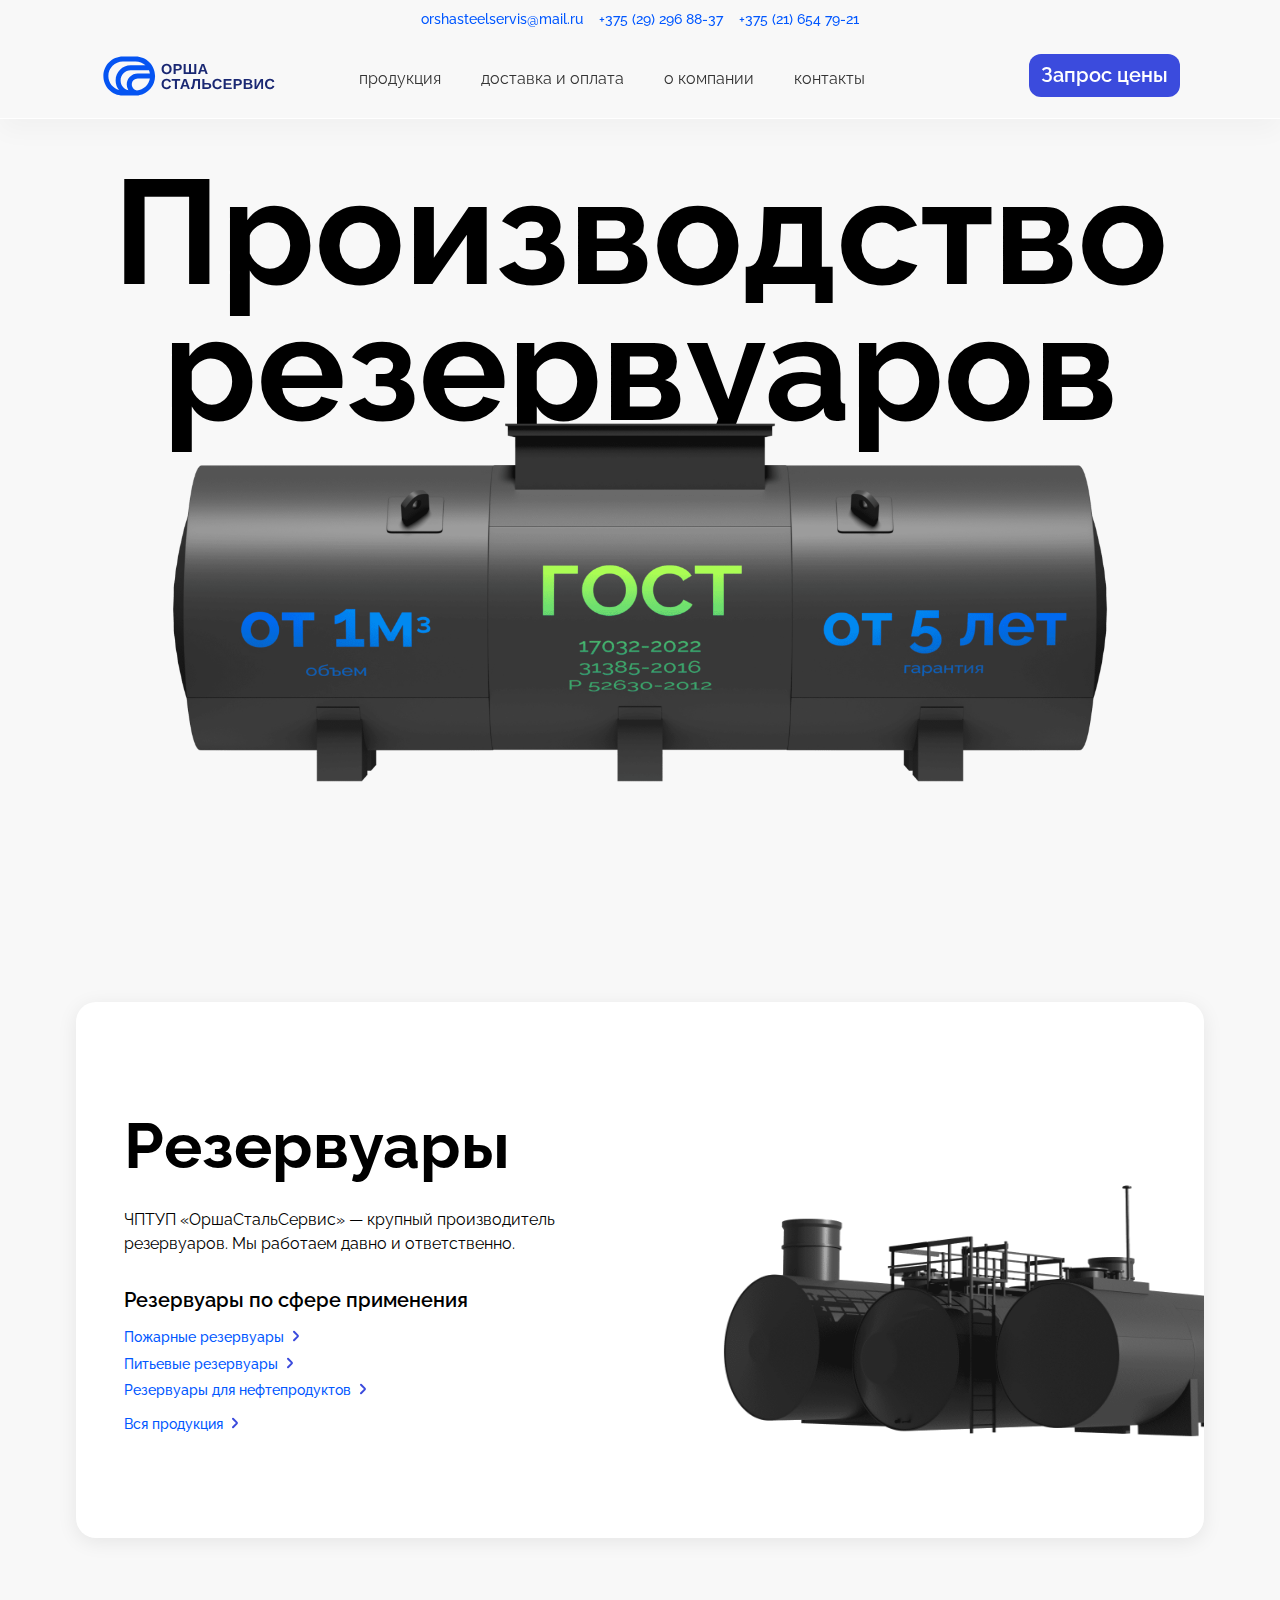
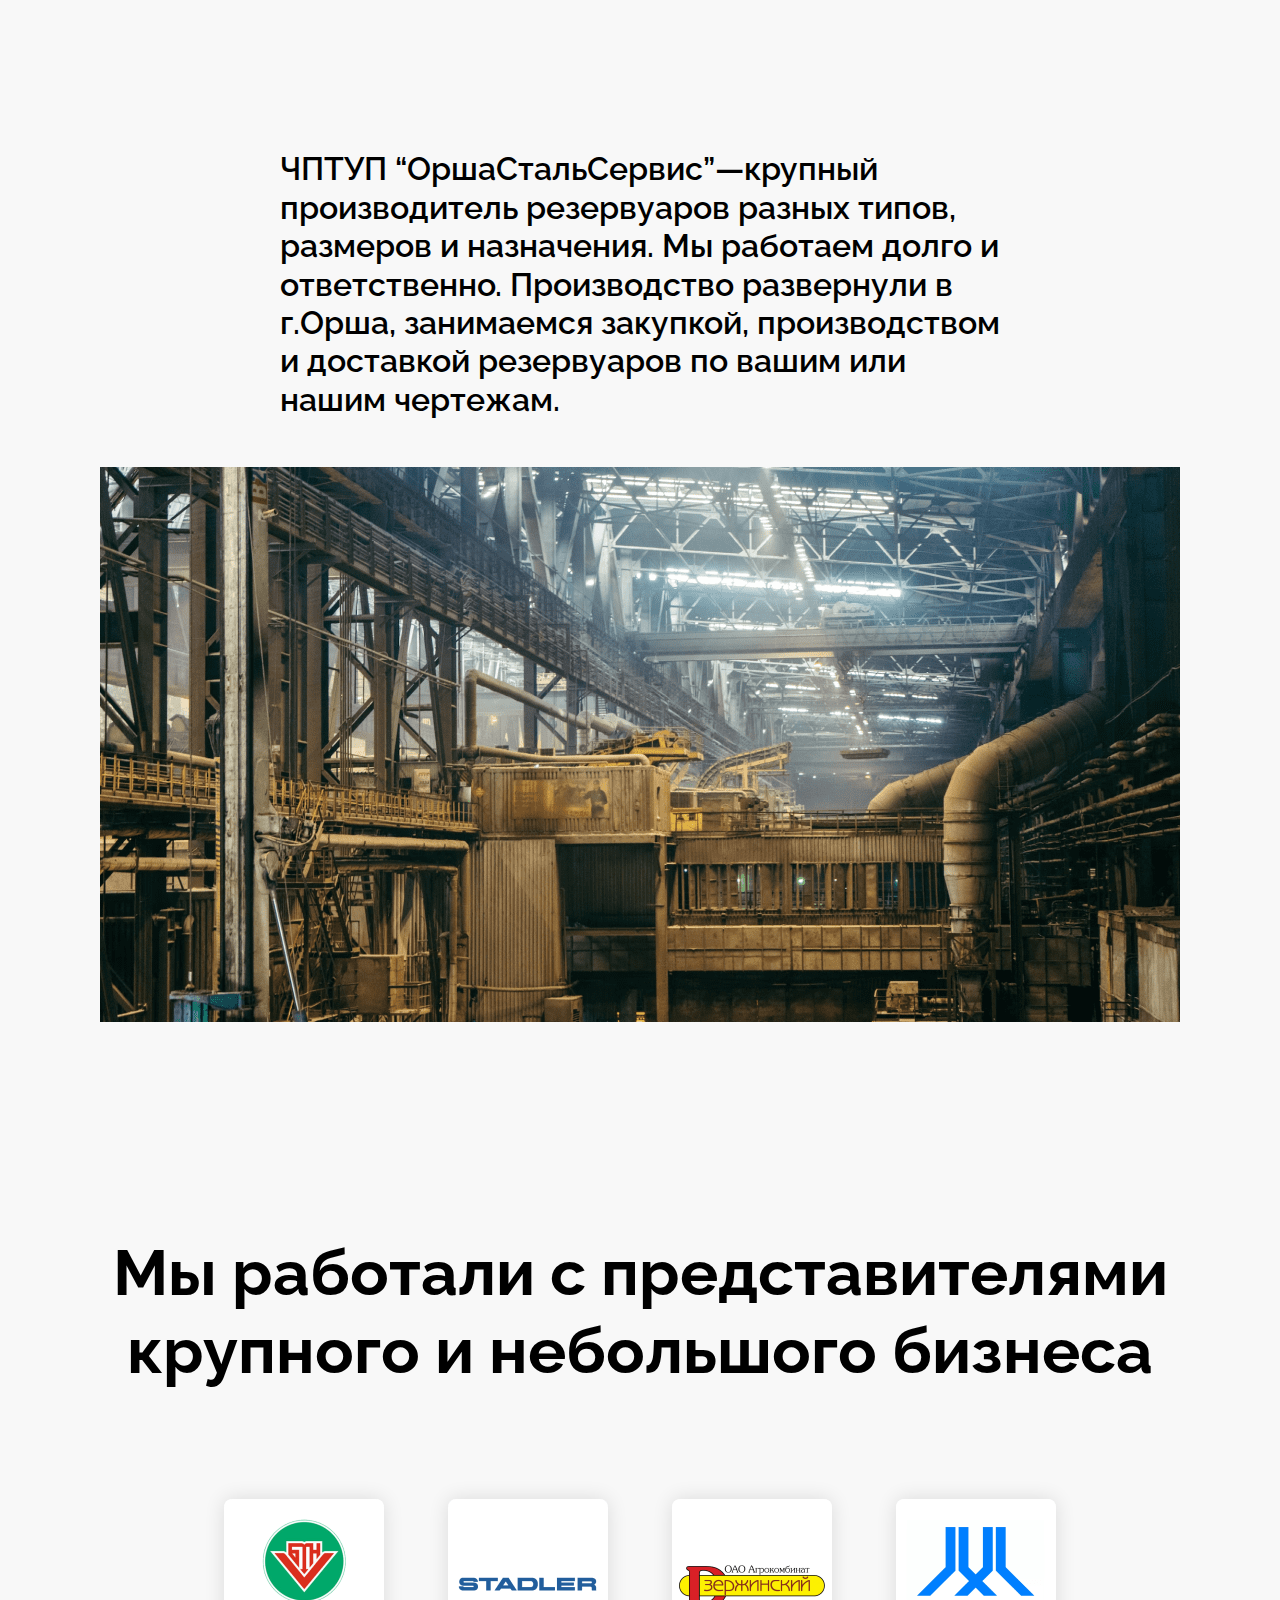
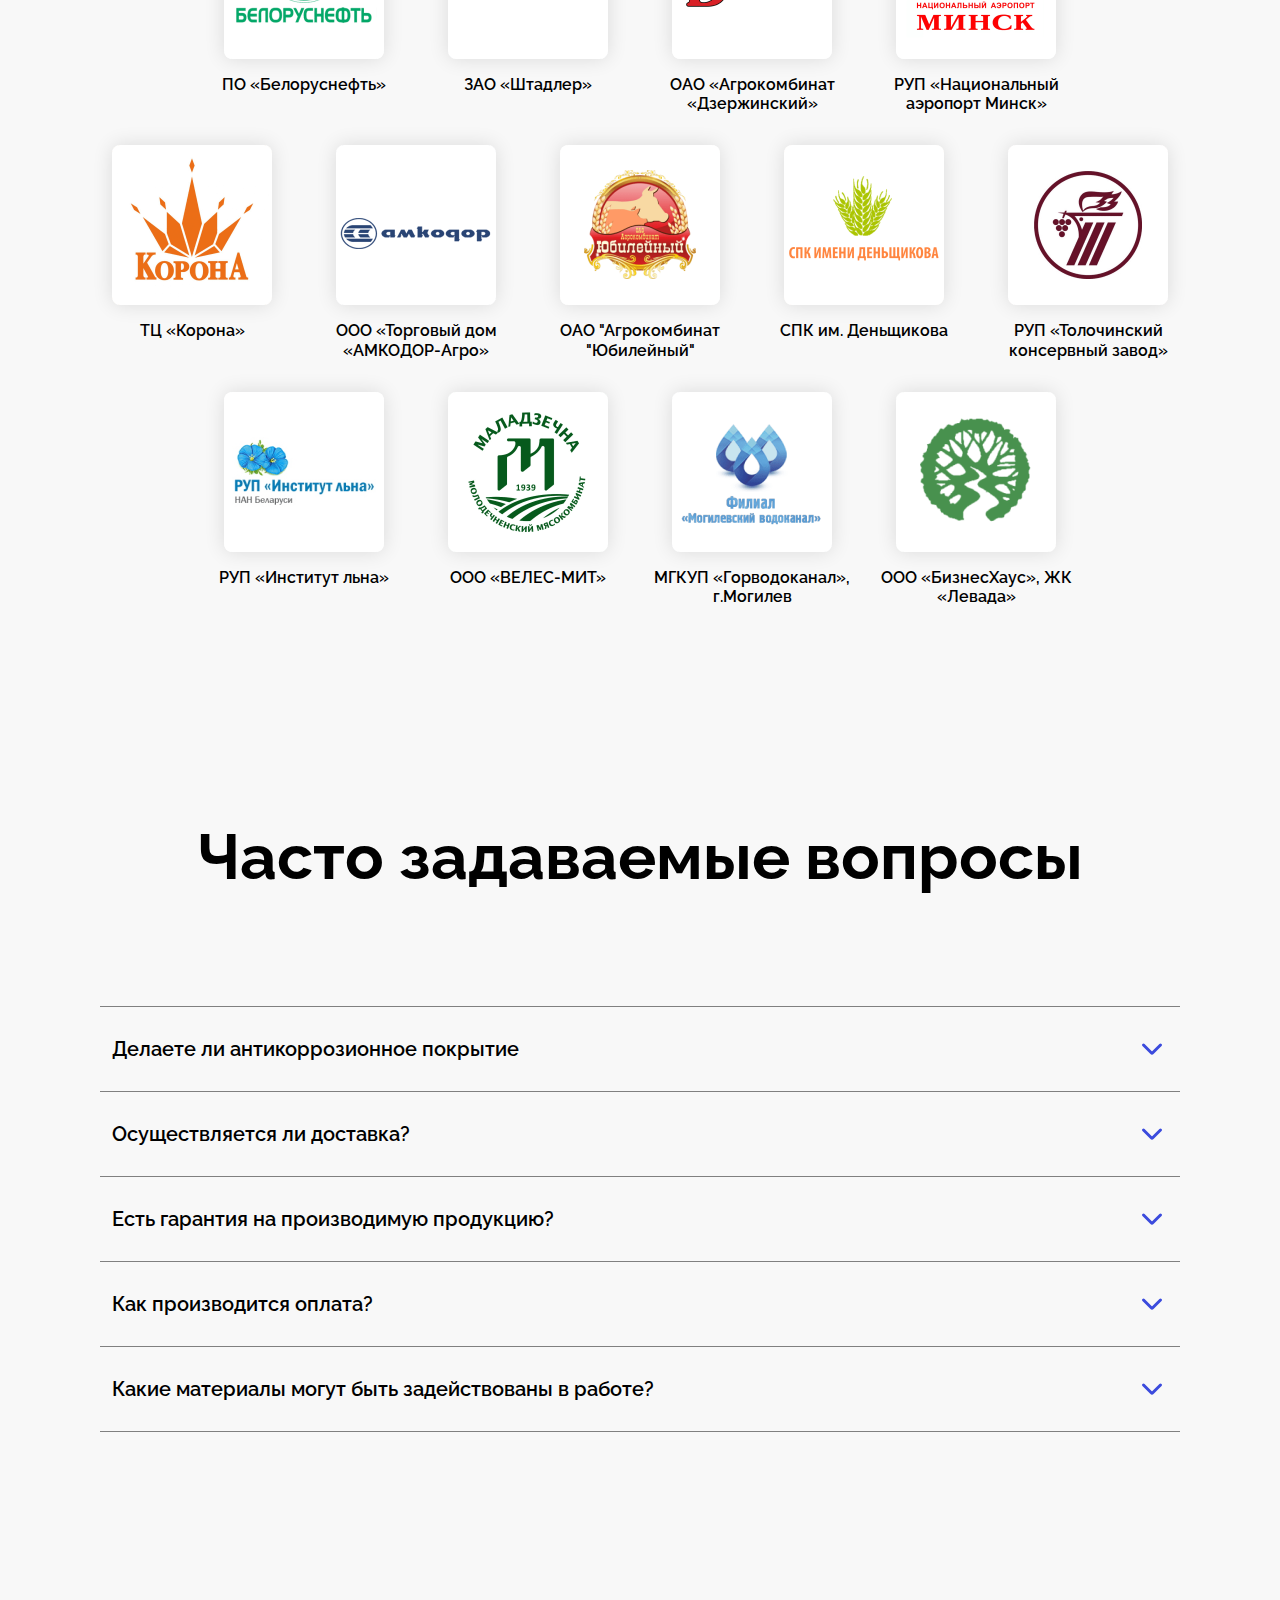
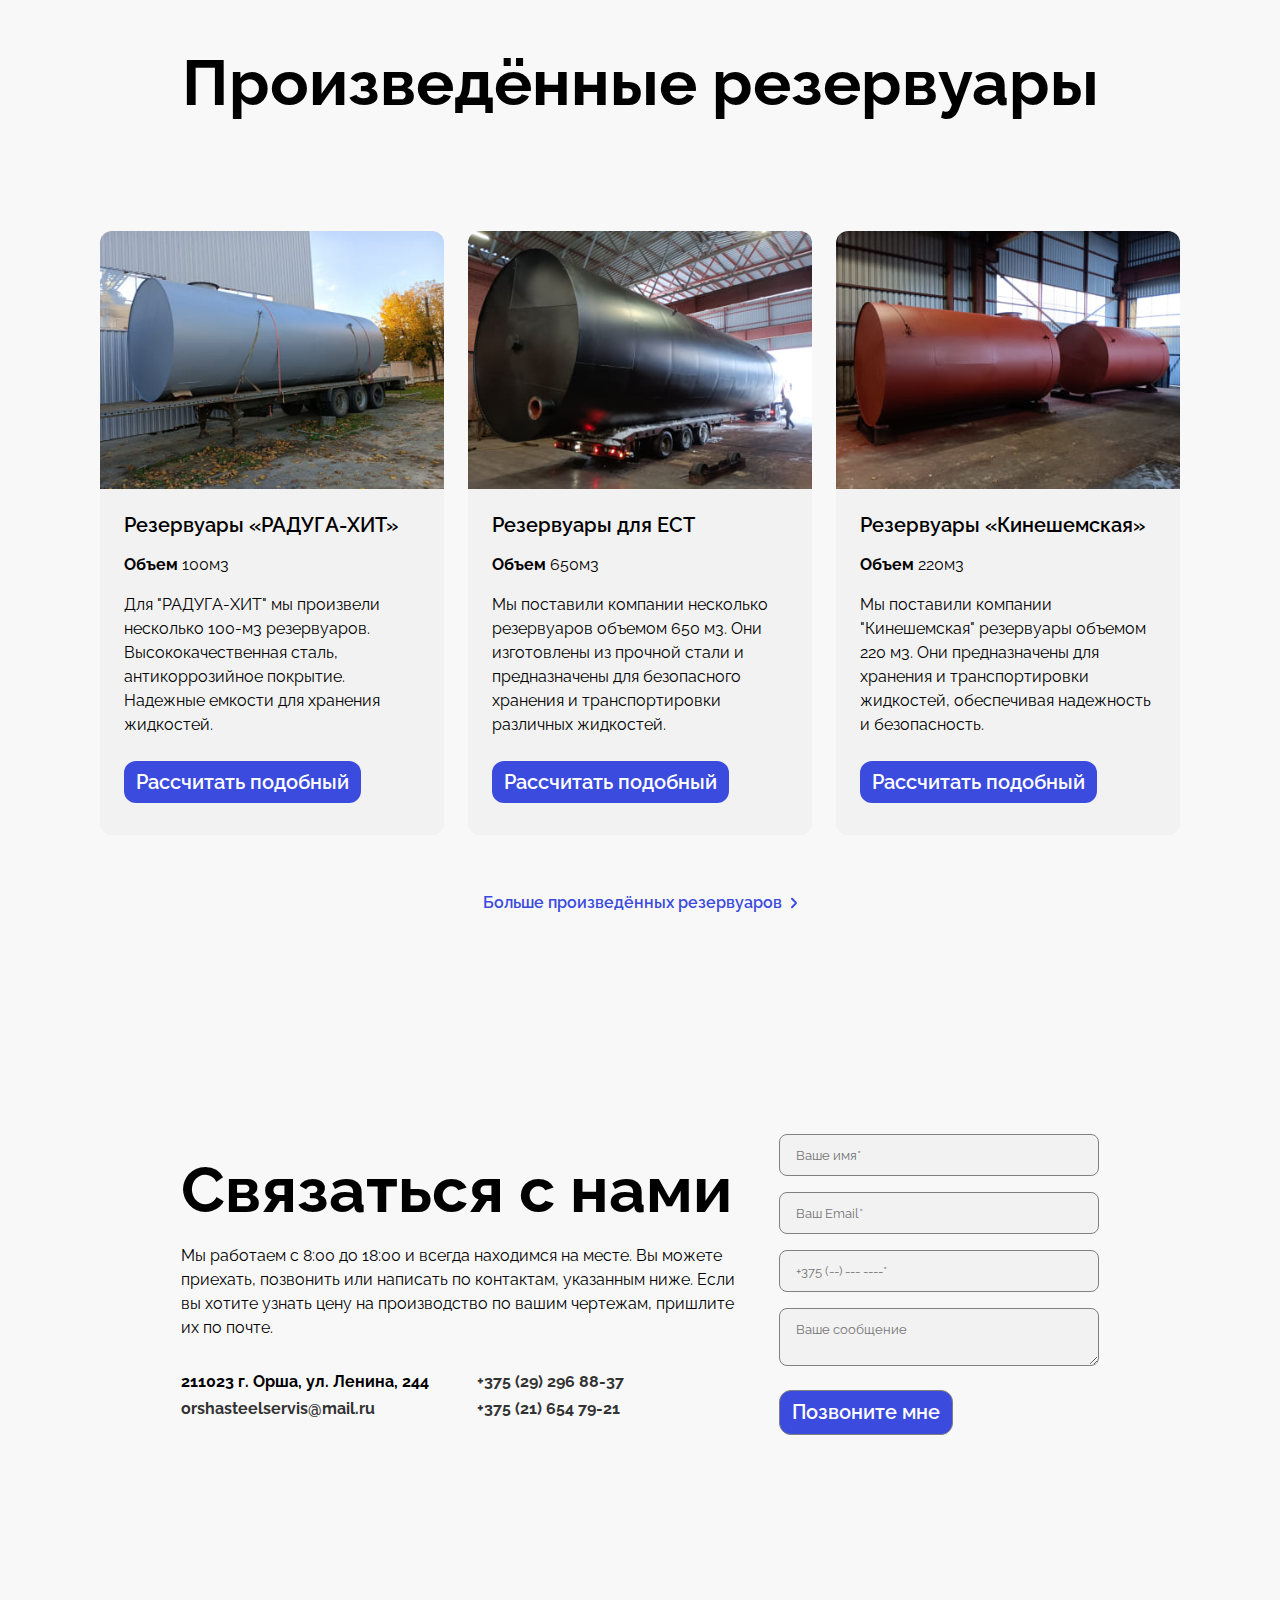
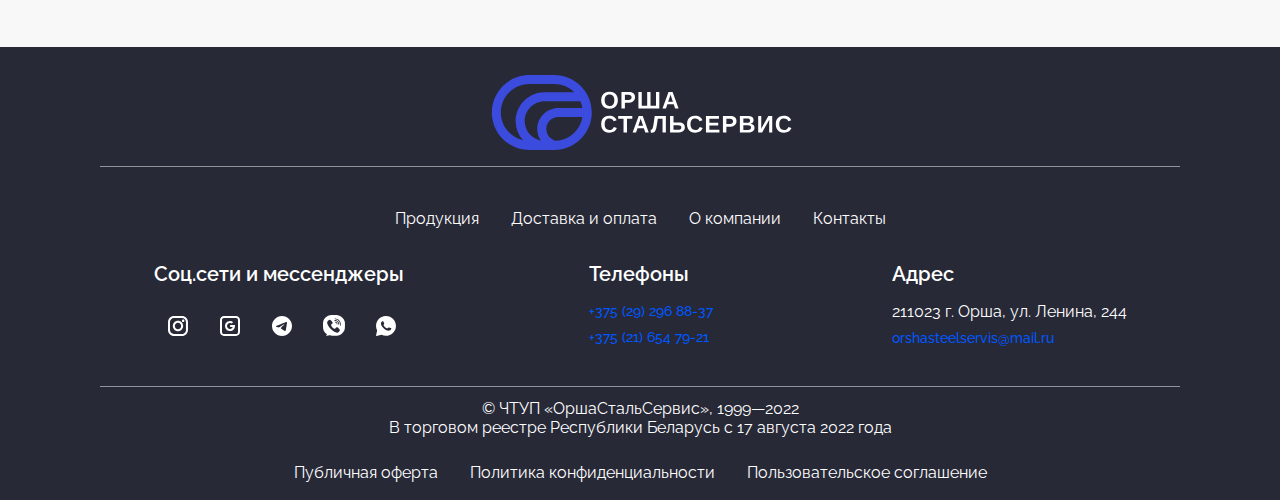
<file: index.html>
<!DOCTYPE html>
<html lang="en">
<head>
	
	<meta name="robots" content="noindex nofollow">
	<meta charset="UTF-8">
	<link rel="preconnect" href="https://fonts.googleapis.com"><link rel="preconnect" href="https://fonts.gstatic.com" crossorigin><link href="https://fonts.googleapis.com/css2?family=Raleway:ital,wght@0,100;0,200;0,300;0,400;0,500;0,600;0,700;0,800;0,900;1,100;1,200;1,300;1,400;1,500;1,600;1,700;1,800;1,900&display=swap" rel="stylesheet">
	<link type="image/x-icon" href="image/oss_favicon.ico" rel="shortcut icon">
	<link type="Image/x-icon" href="image/oss_favicon.ico" rel="icon">
	<link rel="stylesheet" href="komponent.css?v=1.1">
	<link rel="stylesheet" href="style.css?v=1.1">
	<script defer src="jquery/jquery-3.6.1.js"></script>
	<script defer src="my_script.js"></script>
	<meta name="viewport" content="width=device-width, initial-scale=1.0">
	<title>ОршаСтальСервис</title>
</head>
<body>


	<!-- MODAL -->

	<div class="modal">
		<div class="modal_container">
			<div class="modal_item">
				<div class="modal_form">
					
					<div class="close_icon">
						<img src="image/modal_close.svg" alt="">
					</div>

					<h3 class="tal semi_bold">
						Оставьте заявку, мы скоро перезвоним
					</h3>

						<div class="mgv_24"></div>
						<form id="modal-form" class="form_container">
							<input type="text" name="name" placeholder="Ваше имя*">
							<div class="mgv_16"></div>
							<input type="email" name="email" placeholder="Ваш Email*"> <!-- Добавлено поле для Email -->
							<div class="mgv_16"></div>
							<input type="tel" name="phone" placeholder="+375 (--) --- ----*">
							<div class="mgv_16"></div>
							<textarea name="message" placeholder="Ваше сообщение"></textarea>
							<div class="mgv_24"></div>
							<input type="submit" class="btn_submit" value="Позвоните мне">
						  </form>
				</div>
			</div>
		</div>
	</div>

	<!-- MODAL END -->


 	<!-- HEAD -->
 	<header>
	 	
	 	<div class="header-container">
	 		<div class="header_container-contact">
	 			<a href="mailto:orshasteelservis@mail.ru" class="link_main">
	 				<div class="btn_trit">orshasteelservis@mail.ru</div>
	 			</a>
	 			<a href="tel:+375292968837" class="link_main">
	 				<div class="btn_trit num_two">+375 (29) 296 88-37</div>
	 			</a>
	 			<a href="tel:+375216547921" class="link_main">
	 				<div class="btn_trit">+375 (21) 654 79-21</div>
	 			</a>
	 		</div>

	 		<div class="header_container-navigation">
	 			<a href="index.html" class="pointer">
		 			<div class="header_container_navigation-logo pointer">
		 					<img src="image/logo_container.svg" alt="" class="pointer">
		 			</div>
	 			</a>

	 			<div class="header_navigation">
	 				<a href="products.html">
	 					<div class="btn_trit">продукция</div>
	 				</a>
	 				<div class="mgv_8"></div>
	 				<a href="delivery.html">
	 					<div class="btn_trit">доставка и оплата</div>
	 				</a>
	 				<div class="mgv_8"></div>
	 				<a href="about_us.html">
	 					<div class="btn_trit">о компании</div>
	 				</a>
	 				<div class="mgv_8"></div>
	 				<a href="contact.html">
	 					<div class="btn_trit">контакты</div>
	 				</a>
	 				<div class="mgv_strech header_mob_visible"></div>
	 				<a href="tel:+375292968837">
	 					<div class="btn_trit header_mob_visible">
	 						<strong>
	 						+375 (29) 296 88-37
	 						</strong>
	 					</div>
	 				</a>
	 				<div class="mgv_8 header_mob_visible"></div>
	 				<a href="tel:++375216547921">
	 					<div class="btn_trit header_mob_visible">
	 						<strong>
							+375 (21) 654 79-21
	 						</strong>
	 					</div>
	 				</a>
	 				<div class="mgv_8 header_mob_visible"></div>
	 				<a href="mailto:orshasteelservis@mail.ru">
	 					<div class="btn_trit header_mob_visible">
	 						<strong>
	 						orshasteelservis@mail.ru
	 						</strong>
	 					</div>
	 				</a>
	 				<div class="mgv_8 header_mob_visible"></div>
	 				<a href="#">
	 					<div class="btn_trit header_mob_visible">
	 						<strong>
	 							211023 г. Орша, ул. Ленина, 244
	 						</strong>
	 					</div>
	 				</a>
	 				<div class="mgv_strech header_mob_visible"></div>
	 				<a href="#">
	 					<div class="btn_trit btn_header header_mob_visible">
	 						Запрос цены
	 					</div>
	 				</a>
	 			
	 			</div>
	 			<div class="btn_main align_self-center hed_btn">Запрос цены</div>
	 			<div class="burger pointer">
	 				<img src="image/burger_menu.svg" alt="">
	 			</div>
	 		</div>
	 	</div>
 	</header>

<!-- HEADER END -->
<!-- s -->

<!-- FIRST_SCREEN -->

<div class="headline_container1">
	<h1 class="headline_container">Производство резервуаров</h1>
		<div class="bo4ka_main">
			<img class="main-image mobile-novis" src="image/bo4ka 1.png" alt="">
			<img class="main-image mobile-vis" src="image/bo4ka 2.png" alt="">
		</div>
	<div class="advantage_container  mobile-vis">
		<div class="advantage_item advantage_item1">
			<p class="adventage_line1">от 1м</p>
			<p class="adventage_line2">объем</p>
		</div>
		<div class="advantage_item advantage_item2">
			<p class="adventage_line1">ГОСТ</p>
			<p class="adventage_line2">стандарты</p>
			<p class="adventage_line2">17032-2022</p>
			<p class="adventage_line2">31385-2016</p>
			<p class="adventage_line2">Р 52630-2012</p>
		</div>
		<div class="advantage_item advantage_item3">
			<p class="adventage_line1">5 лет</p>
			<p class="adventage_line2">гарантия</p>
		</div>
	</div>
</div>


<!-- FIRST_SCREEN END -->

 <div class="flex-container">

 <div class="mgv_212"></div>

 <!-- CATEGORY -->
 	<div class="rezervuar-card_container">
 		<div class="rezervuar-card_items rezervuar-card_item_1">
 			<h2 class="tal">
 				Резервуары
 			</h2>
 			<div class="mgv_24"></div>	
 			<p class="text_trit ">
				ЧПТУП «ОршаСтальСервис» — крупный производитель резервуаров. Мы работаем давно и ответственно.
 			</p>
	 			<div class="mgv_32"></div>
 			<div class="flex_vertical">
 				<h4 class="semi_bold">Резервуары по сфере применения</h4>
 				<div class="mgv_16"></div>	
	 			<a href="category_primenenia_firefighter.html" class="link_main">
	 				<span class="btn_span ">
	 					Пожарные резервуары <img src="image/icon-right.svg" alt="">
	 				</span>
	 			</a>
	 			<div class="mgv_8"></div>
	 			<a href="category_primenenia_drink_water.html" class="link_main">
	 				<span class="btn_span ">
	 					Питьевые резервуары <img src="image/icon-right.svg" alt="">
	 				</span>
	 			</a>
	 			<div class="mgv_8"></div>
	 			<a href="category_primenenia_bitum.html" class="link_main">
	 				<span class="btn_span ">
	 					Резервуары для нефтепродуктов <img src="image/icon-right.svg" alt="">
	 				</span>
	 			</a>
				 <div class="mgv_16"></div>
	 			<a href="products.html" class="link_main">
	 				<span class="btn_span ">
	 					Вся продукция <img src="image/icon-right.svg" alt="">
	 				</span>
	 			</a>
	 		</div>
 			 			
 		</div>
 		<div class="rezervuar-card_items rezervuar-card_item_2">
 			<img src="image/RGS.png" alt="">
 		</div>
 	</div>
 <!-- CATEGORY END -->

 <div class="mgv_212"></div>

 <!-- ABOUT_US -->

<div class="about_us_container">
	<p class="text_main">ЧПТУП “ОршаСтальСервис”—крупный производитель резервуаров разных типов, размеров и назначения. Мы работаем долго и ответственно. Производство развернули в г.Орша, занимаемся закупкой, производством и доставкой резервуаров по вашим или нашим чертежам.</p>
</div>

 <!-- ABOUT_US END -->

<div class="mgv_48"></div>

<!-- GALERY -->

<div class="galery_container">
	<img src="image/ceh.png" alt="" class="galery_image">
</div>

<!-- GALERY END -->

<div class="mgv_212"></div>

<!-- COMPANY -->

<h2>Мы работали с представителями крупного и небольшого бизнеса</h2>
<div class="mgv_110"></div>
<div class="company_container">
		<div class="logo_group">
			<div class="logo_item">	
				<div class="logo_container_image">
					<img src="image/logo/client_logo_01.png" alt="">
				</div>
				<p>ПО «Белоруснефть»</p>
			</div>
			<div class="logo_item">	
				<div class="logo_container_image">
					<img src="image/logo/client_logo_02.png" alt="">
				</div>
				<p>ЗАО «Штадлер»</p>
			</div>
			<div class="logo_item">	
				<div class="logo_container_image">
					<img src="image/logo/client_logo_03.png" alt="">
				</div>
				<p>ОАО «Агрокомбинат «Дзержинский»</p>
			</div>
			<div class="logo_item">	
				<div class="logo_container_image">
					<img src="image/logo/client_logo_04.png" alt="">
				</div>
				<p>РУП «Национальный аэропорт Минск»</p>
			</div>
		</div>
		<div class="logo_group">
			<div class="logo_item">	
				<div class="logo_container_image">
					<img src="image/logo/client_logo_05.png" alt="">
				</div>
				<p>ТЦ «Корона»</p>
			</div>
			<div class="logo_item">	
				<div class="logo_container_image">
					<img src="image/logo/client_logo_06.png" alt="">
				</div>
				<p>ООО «Торговый дом «АМКОДОР-Агро»</p>
			</div>
			<div class="logo_item">	
				<div class="logo_container_image">
					<img src="image/logo/client_logo_07.png" alt="">
				</div>
				<p>ОАО "Агрокомбинат "Юбилейный"</p>
			</div>
			<div class="logo_item">	
				<div class="logo_container_image">
					<img src="image/logo/client_logo_08.png" alt="">
				</div>
				<p>СПК им. Деньщикова</p>
			</div>
			<div class="logo_item">	
				<div class="logo_container_image">
					<img src="image/logo/client_logo_09.png" alt="">
				</div>
				<p>РУП «Толочинский консервный завод»</p>
			</div>
		</div>
		<div class="logo_group">
			<div class="logo_item">	
				<div class="logo_container_image">
					<img src="image/logo/client_logo_10.png" alt="">
				</div>
				<p>РУП «Институт льна»</p>
			</div>
			<div class="logo_item">	
				<div class="logo_container_image">
					<img src="image/logo/client_logo_11.png" alt="">
				</div>
				<p>ООО «ВЕЛЕС-МИТ»</p>
			</div>
			<div class="logo_item">	
				<div class="logo_container_image">
					<img src="image/logo/client_logo_12.png" alt="">
				</div>
				<p>МГКУП «Горводоканал», г.Могилев</p>
			</div>
			<div class="logo_item">	
				<div class="logo_container_image">
					<img src="image/logo/client_logo_13.png" alt="">
				</div>
				<p>ООО «БизнесХаус», ЖК «Левада»</p>
			</div>
		</div>
	</div>	

<!-- COMPANY END -->

<div class="mgv_212"></div>

<!-- FAQ -->

<h2 class="hadline_2">Часто задаваемые вопросы</h2>
<div class="mgv_110"></div>
<div class="faq_container pointer">
	<div class="faq_border"></div>
	<div class="faq_questions pointer">
		<div class="mgv_24"></div>
		<div class="question">
			<h4 class="semi_bold pointer">
				Делаете ли антикоррозионное покрытие
			</h4>
			<div class="faq_svg_container pointer">
				<img src="image/slider_open.svg" alt="">
			 </div>
		</div>
		<div class="answer pointer">
		<div class="mgv_16"></div>
			<p class="text_trit wid66 pointer">
				
Да, мы применяем антикоррозионное покрытие на наших металлических резервуарах. Это позволяет защитить их от воздействия окружающей среды и увеличить их срок службы. Мы используем различные методы покрытия на основе полиуретана.
			</p>
		</div>
		<div class="mgv_24"></div>
	</div>
	<div class="faq_border"></div>
	<div class="faq_questions">
		<div class="mgv_24"></div>
		<div class="question">
			<h4 class="semi_bold">
				Осуществляется ли доставка?
			</h4>
			<div class="faq_svg_container">
				<img src="image/slider_open.svg" alt="">
			 </div>
		</div>
		<!-- GIT_COMMENT -->
		<div class="answer">
		<div class="mgv_16"></div>
			<p class="text_trit wid66">
				Да, мы осуществляем доставку наших металлических резервуаров. Мы предлагаем как вариант самовывоза со склада, так и доставку прямо на место назначения. Мы сотрудничаем с надежными логистическими партнерами, чтобы обеспечить надлежащую доставку и удовлетворить потребности наших клиентов.
			</p>
		</div>
		<div class="mgv_24"></div>
	</div>
	<div class="faq_border"></div>
	<div class="faq_questions">
		<div class="mgv_24"></div>
		<div class="question">
			<h4 class="semi_bold">
				Есть гарантия на производимую продукцию?
			</h4>
			<div class="faq_svg_container">
				<img src="image/slider_open.svg" alt="">
			 </div>
		</div>
		<div class="answer">
		<div class="mgv_16"></div>
			<p class="text_trit wid66">
				Да, мы предоставляем гарантию на нашу производимую продукцию. Гарантийные условия могут варьироваться в зависимости от типа резервуара и его назначения. Обычно мы предлагаем гарантию на коррозионное повреждение, качество сварки и общую производственную браковку. Длительность гарантии и конкретные условия будут оговорены в контракте при покупке продукции.
			</p>
		</div>
		<div class="mgv_24"></div>
	</div>
	<div class="faq_border"></div>
	<div class="faq_questions">
		<div class="mgv_24"></div>
		<div class="question">
			<h4 class="semi_bold">
				Как производится оплата?
			</h4>
			<div class="faq_svg_container">
				<img src="image/slider_open.svg" alt="">
			 </div>
		</div>
		<div class="answer">
		<div class="mgv_16"></div>
			<p class="text_trit wid66">
				Оплата за нашу продукцию обычно осуществляется посредством банковского перевода или других согласованных с клиентом методов оплаты, таких как кредитные карты или электронные платежные системы. После согласования заказа и подписания контракта, мы предоставляем вам счет-фактуру с указанием информации для оплаты. Детали оплаты и способы проведения платежей будут обговорены и согласованы между нами и клиентом в процессе оформления заказа.
			</p>
		</div>
		<div class="mgv_24"></div>
	</div>
	<div class="faq_border"></div>
	<div class="faq_questions">
		<div class="mgv_24"></div>
		<div class="question">
			<h4 class="semi_bold">
				Какие материалы могут быть задействованы в работе?
			</h4>
			<div class="faq_svg_container">
				<img src="image/slider_open.svg" alt="">
			 </div>
		</div>
		<div class="answer">
		<div class="mgv_16"></div>
			<p class="text_trit wid66">
В нашей работе мы используем разнообразные материалы, включая стальные листы, нержавеющую сталь, алюминий и специальные сплавы. Они обеспечивают прочность, устойчивость к коррозии и соответствуют требованиям клиентов и стандартам качества. Выбор материала зависит от конкретных условий эксплуатации резервуара, содержимого, температуры, давления и других факторов. Мы подбираем наиболее подходящий материал, чтобы обеспечить долговечность и надежность нашей продукции.
			</p>
		</div>
		<div class="mgv_24"></div>
	</div>
	<div class="faq_border"></div>

</div>
<!-- FAQ END -->

<div class="mgv_212"></div>

<!-- CASE -->
<h2 class="headline_2">Произведённые резервуары</h2>
<div class="mgv_110"></div>
<div class="case_container">
	<div class="case_item">
		<div class="case_item_image">
			<img src="image/case_1.jpg" alt="">
		</div>
		<div class="case_content">
			<div class="mgv_24"></div>
			<h4 class="semi_bold">Резервуары «РАДУГА-ХИТ»</h4>
			<div class="mgv_16"></div>
			<p class="text_trit"><strong>Объем</strong> 100м3</p>
			<!-- <div class="mgv_8"></div> -->
			<!-- <p class="text_trit"><strong>Время производства</strong> 15 дней</p> -->
			<div class="mgv_16"></div>
			<p class="text_trit">Для "РАДУГА-ХИТ" мы произвели несколько 100-м3 резервуаров. Высококачественная сталь, антикоррозийное покрытие. Надежные емкости для хранения жидкостей.</p>
			<div class="mgv_24"></div>
			<div class="btn_main">Рассчитать подобный</div>
		</div>
	</div>
	<div class="case_item">	
		<div class="case_item_image">
			<img src="image/case_2.jpg" alt="">
		</div>
		<div class="case_content">
			<div class="mgv_24"></div>
			<h4 class="semi_bold">Резервуары для ЕСТ</h4>
			<div class="mgv_16"></div>
			<p class="text_trit"><strong>Объем</strong> 650м3</p>
			<!-- <div class="mgv_8"></div> -->
			<!-- <p class="text_trit"><strong>Время производства</strong> 7 дней</p> -->
			<div class="mgv_16"></div>
			<p class="text_trit">Мы поставили компании несколько резервуаров объемом 650 м3. Они изготовлены из прочной стали и предназначены для безопасного хранения и транспортировки различных жидкостей.</p>
			<div class="mgv_24"></div>
			<div class="btn_main">Рассчитать подобный</div>
		</div>
	</div>
	<div class="case_item">
		<div class="case_item_image">
			<img src="image/case_3.jpg" alt="">
		</div>
		<div class="case_content">
			<div class="mgv_24"></div>
			<h4 class="semi_bold">Резервуары «Кинешемская»</h4>
			<div class="mgv_16"></div>
			<p class="text_trit"><strong>Объем</strong> 220м3</p>
			<!-- <div class="mgv_8"></div> -->
			<!-- <p class="text_trit"><strong>Время производства</strong> 7 дней</p> -->
			<div class="mgv_16"></div>
			<p class="text_trit">Мы поставили компании "Кинешемская" резервуары объемом 220 м3. Они предназначены для хранения и транспортировки жидкостей, обеспечивая надежность и безопасность.</p>
			<div class="mgv_24"></div>
			<div class="btn_main">Рассчитать подобный</div>
		</div>
	</div>
</div>
<div class="mgv_48"></div>
<a href="case.html">
	<div class="btn_trit flex-el fluex-column-center flex-grap-8px color_main semi_bold">
		Больше произведённых резервуаров <img src="image/icon-right.svg" alt="">
	</div>
</a>


<!-- CASE END -->


<div class="mgv_212"></div>


<!-- CONTACT -->
<div class="contact_form_container">
	<div class="contact_container">
		<h2 class="headline tal">Связаться с нами</h2>
		<div class="mgv_16"></div>
		<p class="text_trit">
			Мы работаем с 8:00 до 18:00 и всегда находимся на месте. Вы можете приехать, позвонить или написать по контактам, указанным ниже. Если вы хотите узнать цену на производство по вашим чертежам, пришлите их по почте.</p>
		<div class="mgv_24"></div>
		<div class="addrec_container">
			<ul class="ul_contact">
				<li class="li_container"><strong>211023 г. Орша, ул. Ленина, 244</strong></li>
				<li class="li_container"><strong><a href="mailto:orshasteelservis@mail.ru">orshasteelservis@mail.ru</a></strong>
				<!-- <li class="li_container"><strong>+375 (29) 296 88-37</strong></li> -->
			</ul>
			<ul class="ul_contact">
				<li class="li_container"><strong><a href="tel:+375 (29) 296 88-37">+375 (29) 296 88-37</a></strong></li>
				<li class="li_container"><strong><a href="tel:+375216547921">+375 (21) 654 79-21</a></strong></li>
			</ul>
		</div>
	</div>


	<!-- <div class="form_container"> -->
		<form id="contact-form" class="form_container contact-form">
			<input type="text" name="name" placeholder="Ваше имя*">
			<div class="mgv_16"></div>
			<input type="email" name="email" placeholder="Ваш Email*"> <!-- Добавлено поле для Email -->
			<div class="mgv_16"></div>
			<input type="tel" name="phone" placeholder="+375 (--) --- ----*">
			<div class="mgv_16"></div>
			<textarea name="message" placeholder="Ваше сообщение"></textarea>
			<div class="mgv_24"></div>
			<input type="submit" class="btn_submit" value="Позвоните мне">
		  </form>  
		   
	<!-- </div> -->
</div>
<!-- CONTACT END -->



<div class="mgv_212"></div>
 </div>

<footer>
	<div class="footer_container">
		<img src="image/logo_footer.svg" alt="">
		
		<div class="footer_line mgv12"></div>

		<div class="flex-center mgv32">
			<div class="flex-row gap24 m-flex-col flex-center m-gap12">
				<a href="products.html" style="color: #fff; border-radius: 8px;">
					<div class="btn_trit">
						Продукция
					</div>
				</a>
				<a href="delivery.html" style="color: #fff; border-radius: 8px;">
					<div class="btn_trit">
						Доставка и оплата
					</div>
				</a>
				<a href="about_us.html" style="color: #fff; border-radius: 8px;">
					<div class="btn_trit">
						О компании
					</div>
				</a>
				<a href="contact.html" style="color: #fff; border-radius: 8px;">
					<div class="btn_trit">
						Контакты
					</div>
				</a>
			</div>
		</div>

		<div class="footer_contact_container mgv24">
			<div class="footer_contact_item">
				<h4 class="semi_bold">Соц.сети и мессенджеры</h4>
				<div class="mgv_16"></div>
					<div class="social_container">
						<a href="">
							<img src="image/social_icon_instagram.svg" alt="">
						</a>
						<a href="">
							<img src="image/social_icon_gmail.svg" alt="">
						</a>
						<a href="">
							<img src="image/social_icon_telegram.svg" alt="">
						</a>
						<a href="">
							<img src="image/social_icon_viber.svg" alt="">
						</a>
						<a href="">
							<img src="image/social_icon_whatsapp.svg" alt="">
						</a>
					</div>
			</div>

			<div class="footer_contact_item">
				<h4 class="semi_bold">Телефоны</h4>
				<div class="mgv_16"></div>
				<a href="tel:+375292968837" class="link_main">+375 (29) 296 88-37</a>
				<div class="mgv_8"></div>
				<a href="tel:+375216547921" class="link_main">+375 (21) 654 79-21</a>
			</div>

			<div class="footer_contact_item">
				<h4 class="semi_bold">Адрес</h4>
				<div class="mgv_16"></div>
				<p class="">
					211023 г. Орша, ул. Ленина, 244
				</p>
				<div class="mgv_8"></div>
				<a href="mailto:orshasteelservis@mail.ru" class="link_main">
					orshasteelservis@mail.ru
				</a>
			</div>

		</div>

		<div class="footer_line mgv32"></div>

		<div class="last_info">
			<p class="mgv12">
				© ЧТУП «ОршаСтальСервис», 1999—2022
			</p>
			<p class="mgv8">
				В торговом реестре Республики Беларусь с 17 августа 2022 года
			</p>
		</div>
		
		<div class="flex-center mgv16">
			<div class="flex-row gap24 m-flex-col flex-center m-gap12">
				<div class="btn_trit">
					Публичная оферта
				</div>
				<div class="btn_trit">
					Политика конфиденциальности
				</div>
				<div class="btn_trit">
					Пользовательское соглашение
				</div>
			</div>
		</div>

	</div>
	<div class="mgv_8"></div>
</footer>
<div id="popup_text"></div>



</body>
</html>
</file>
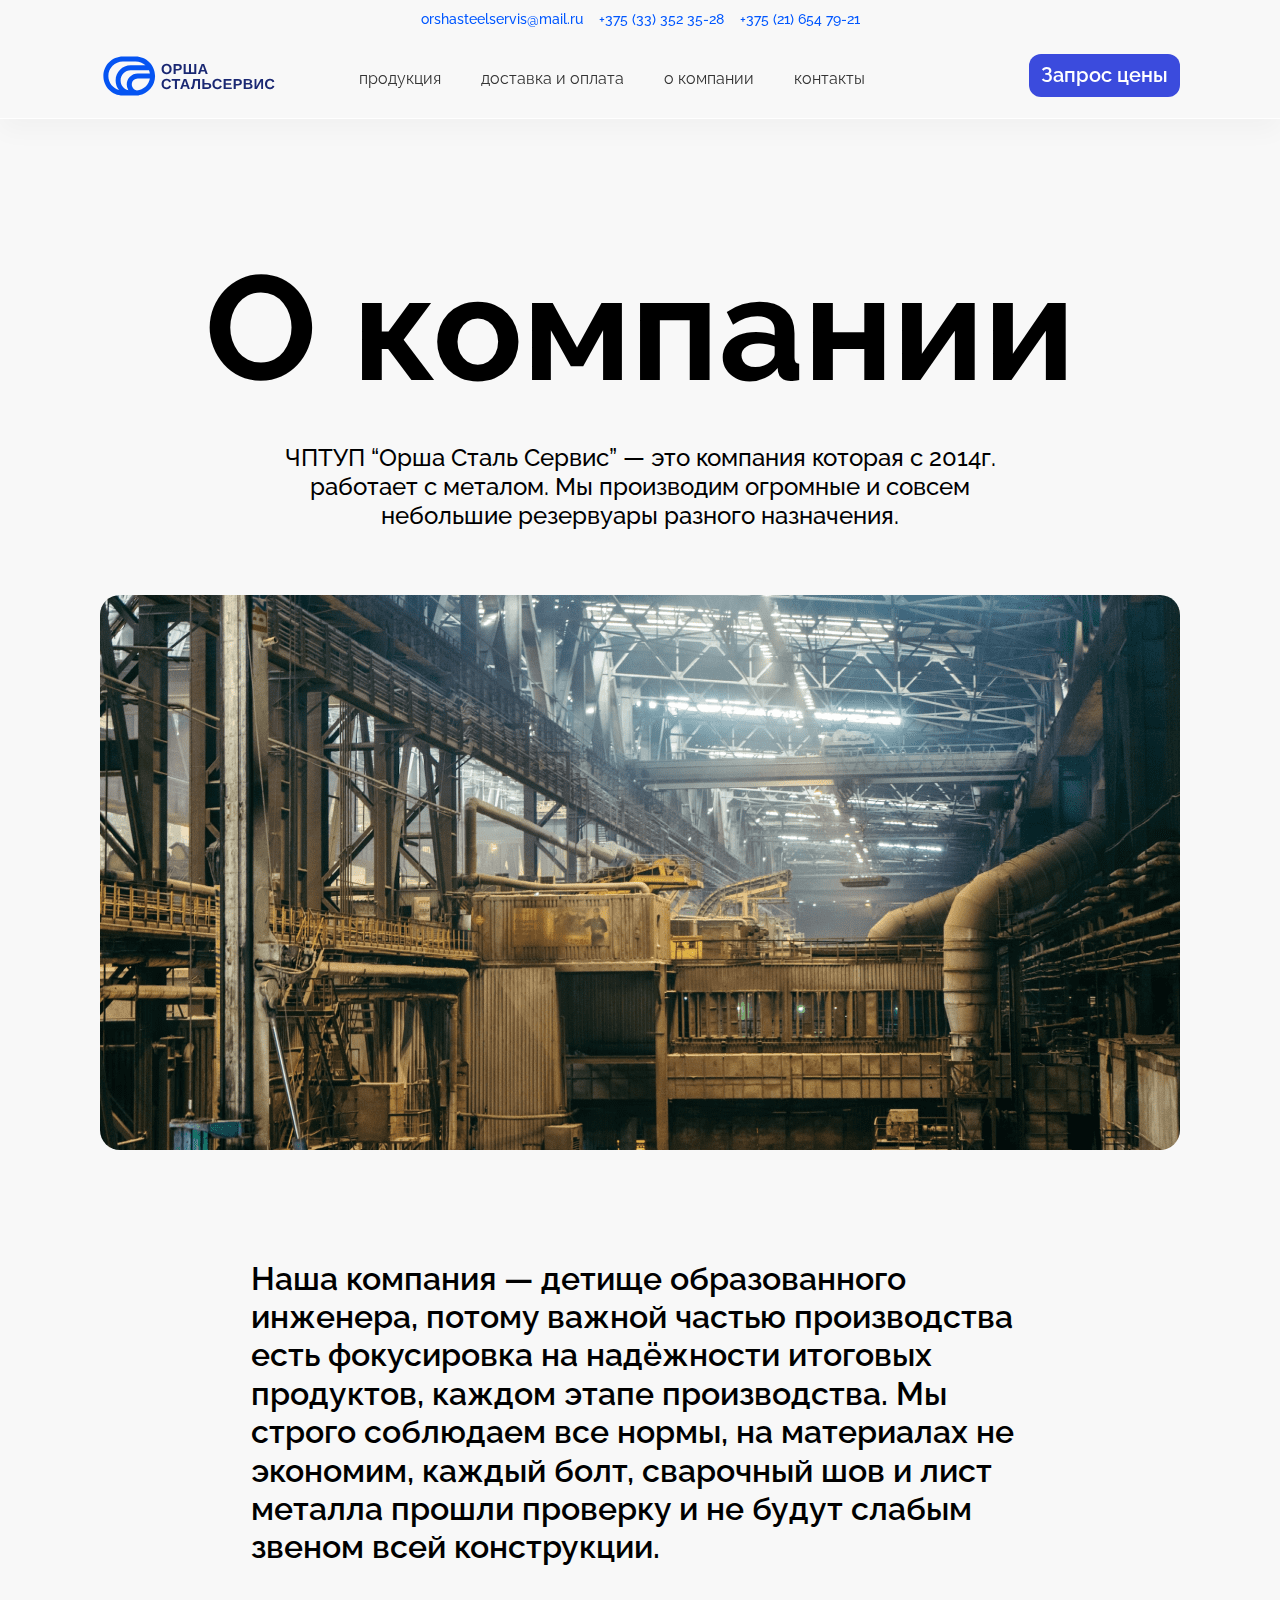
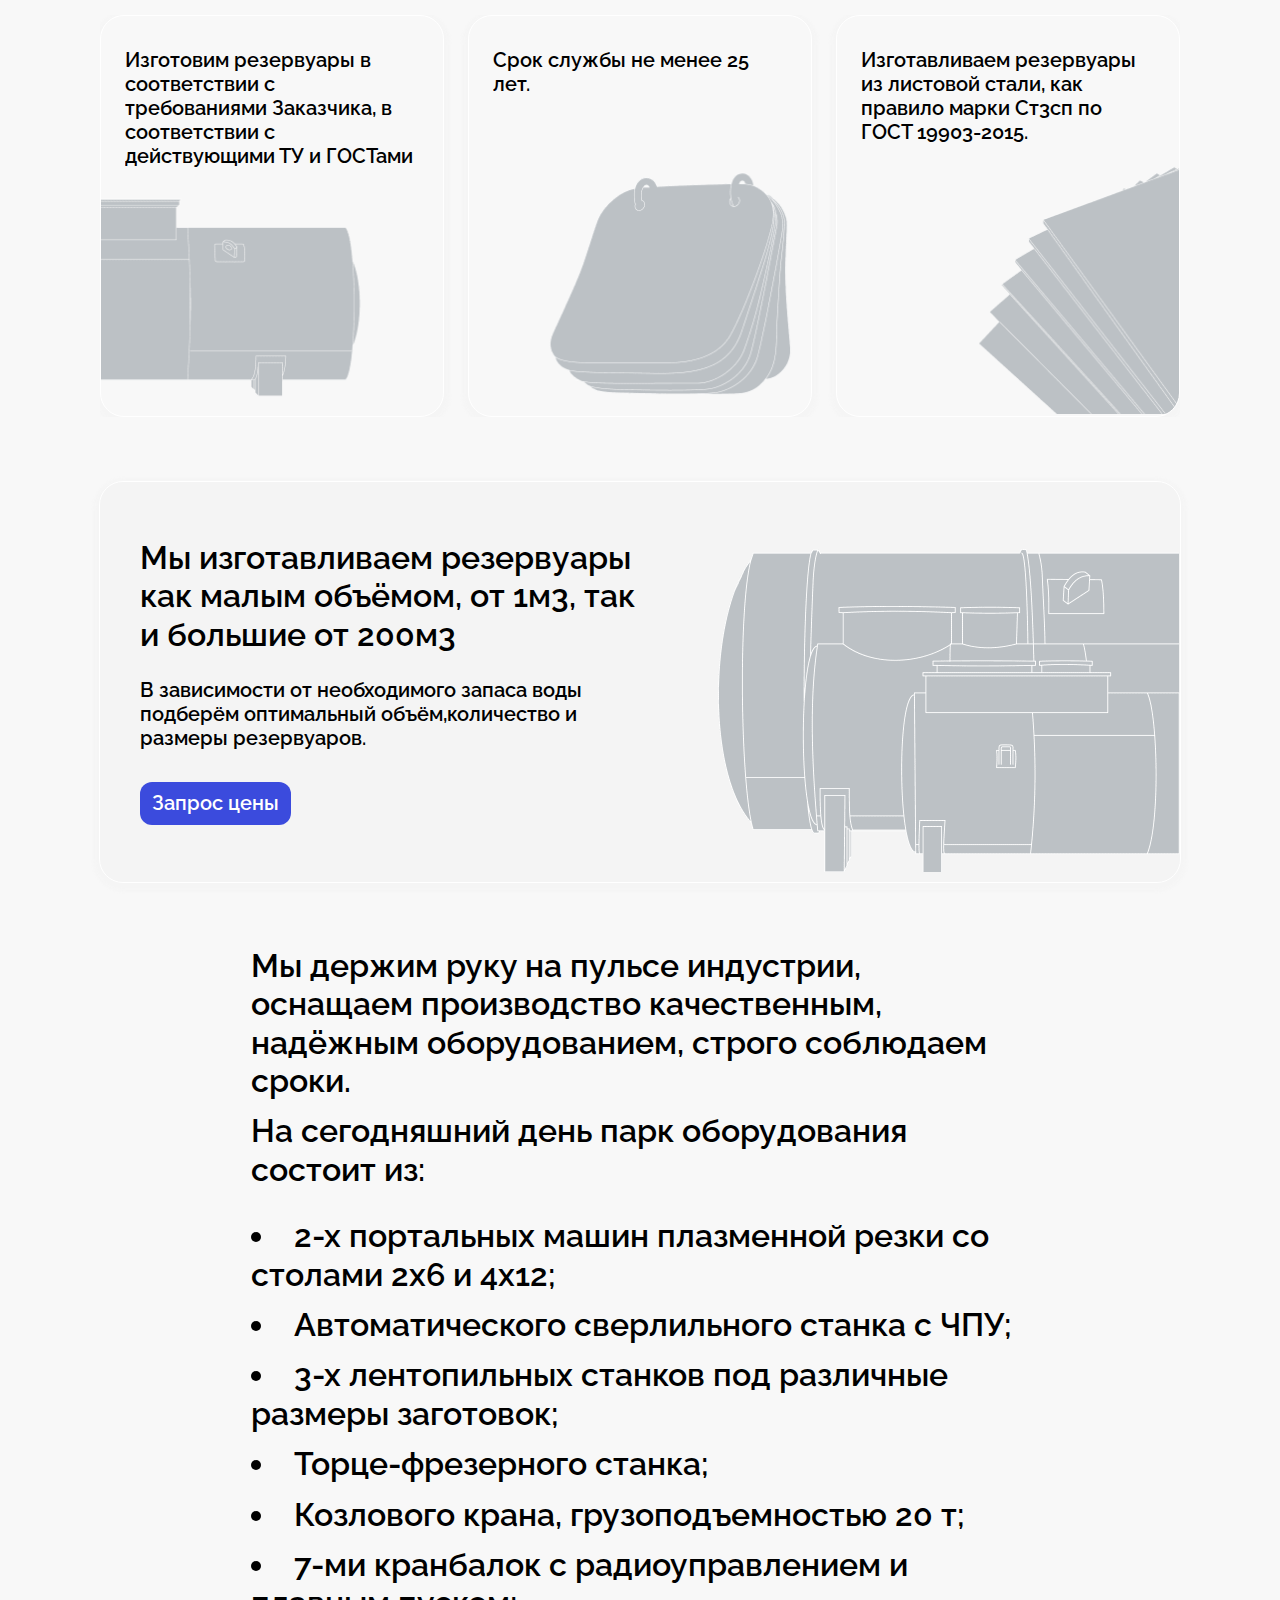
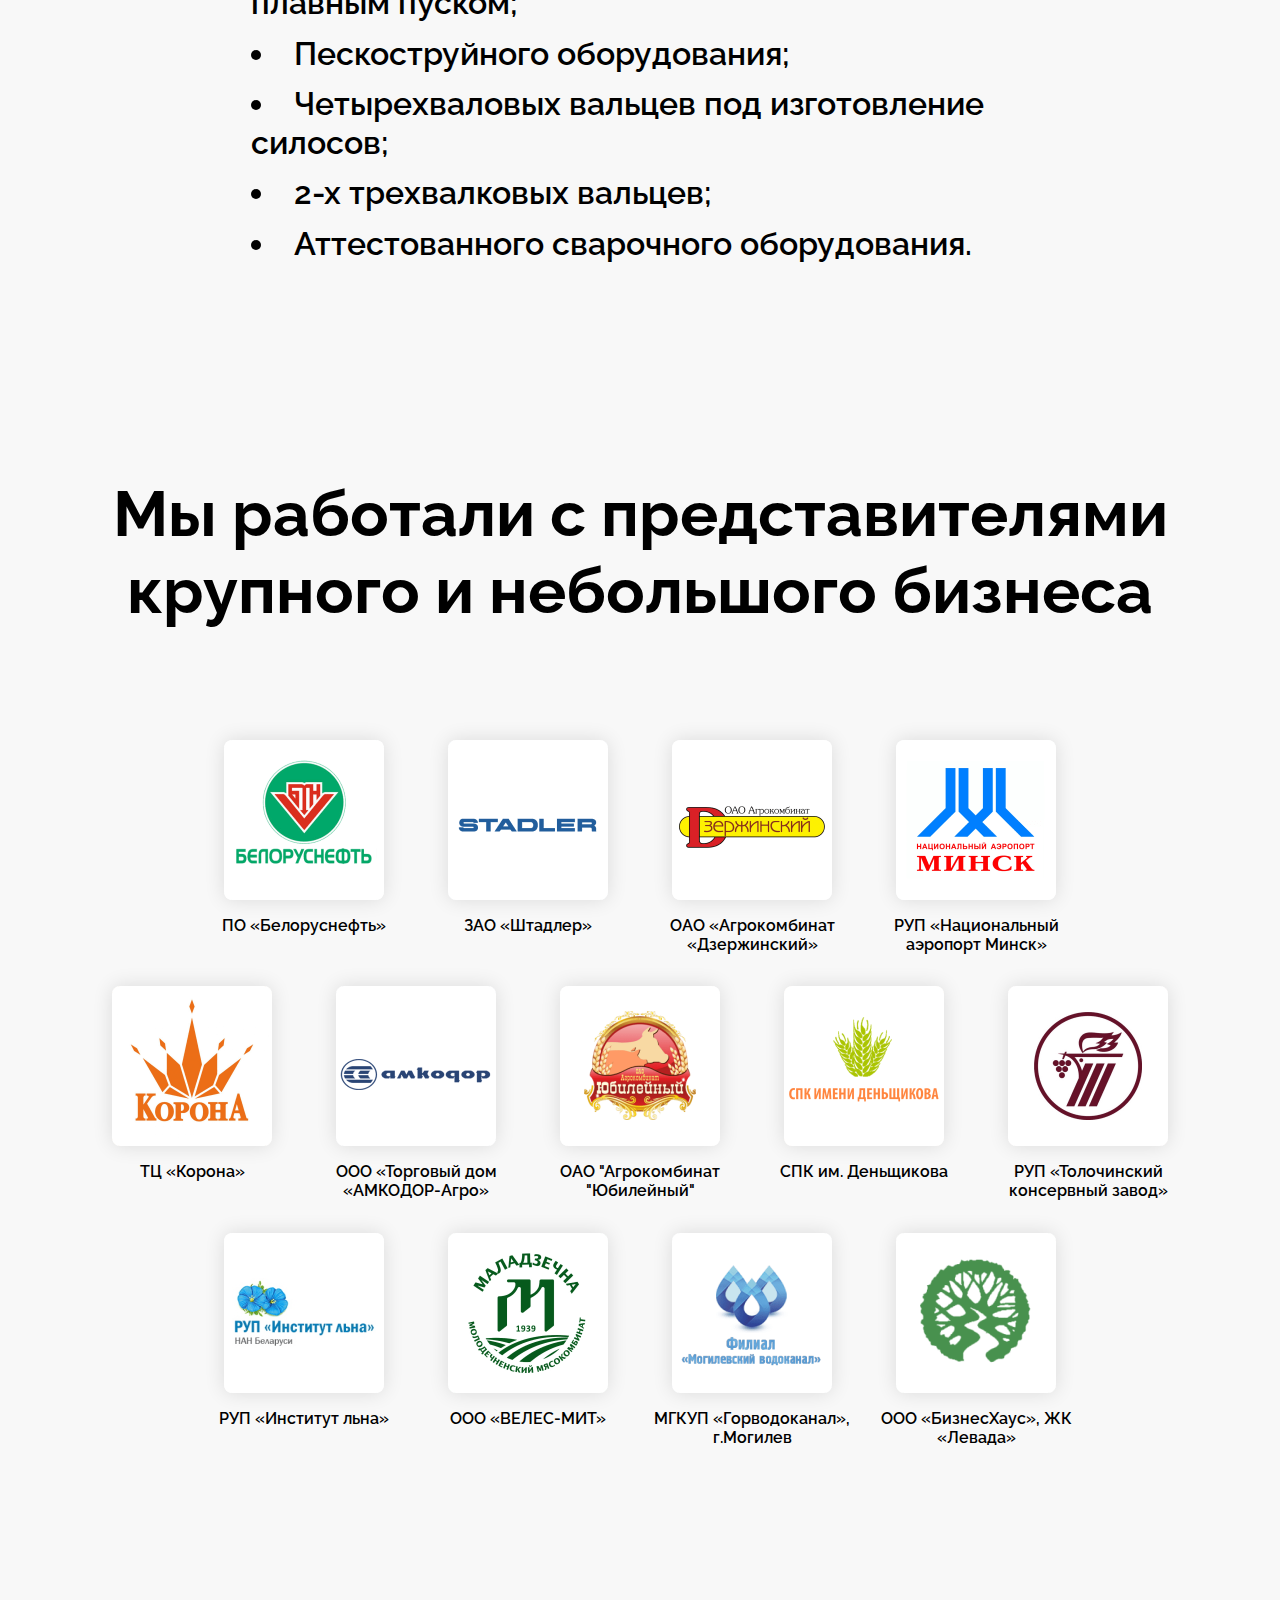
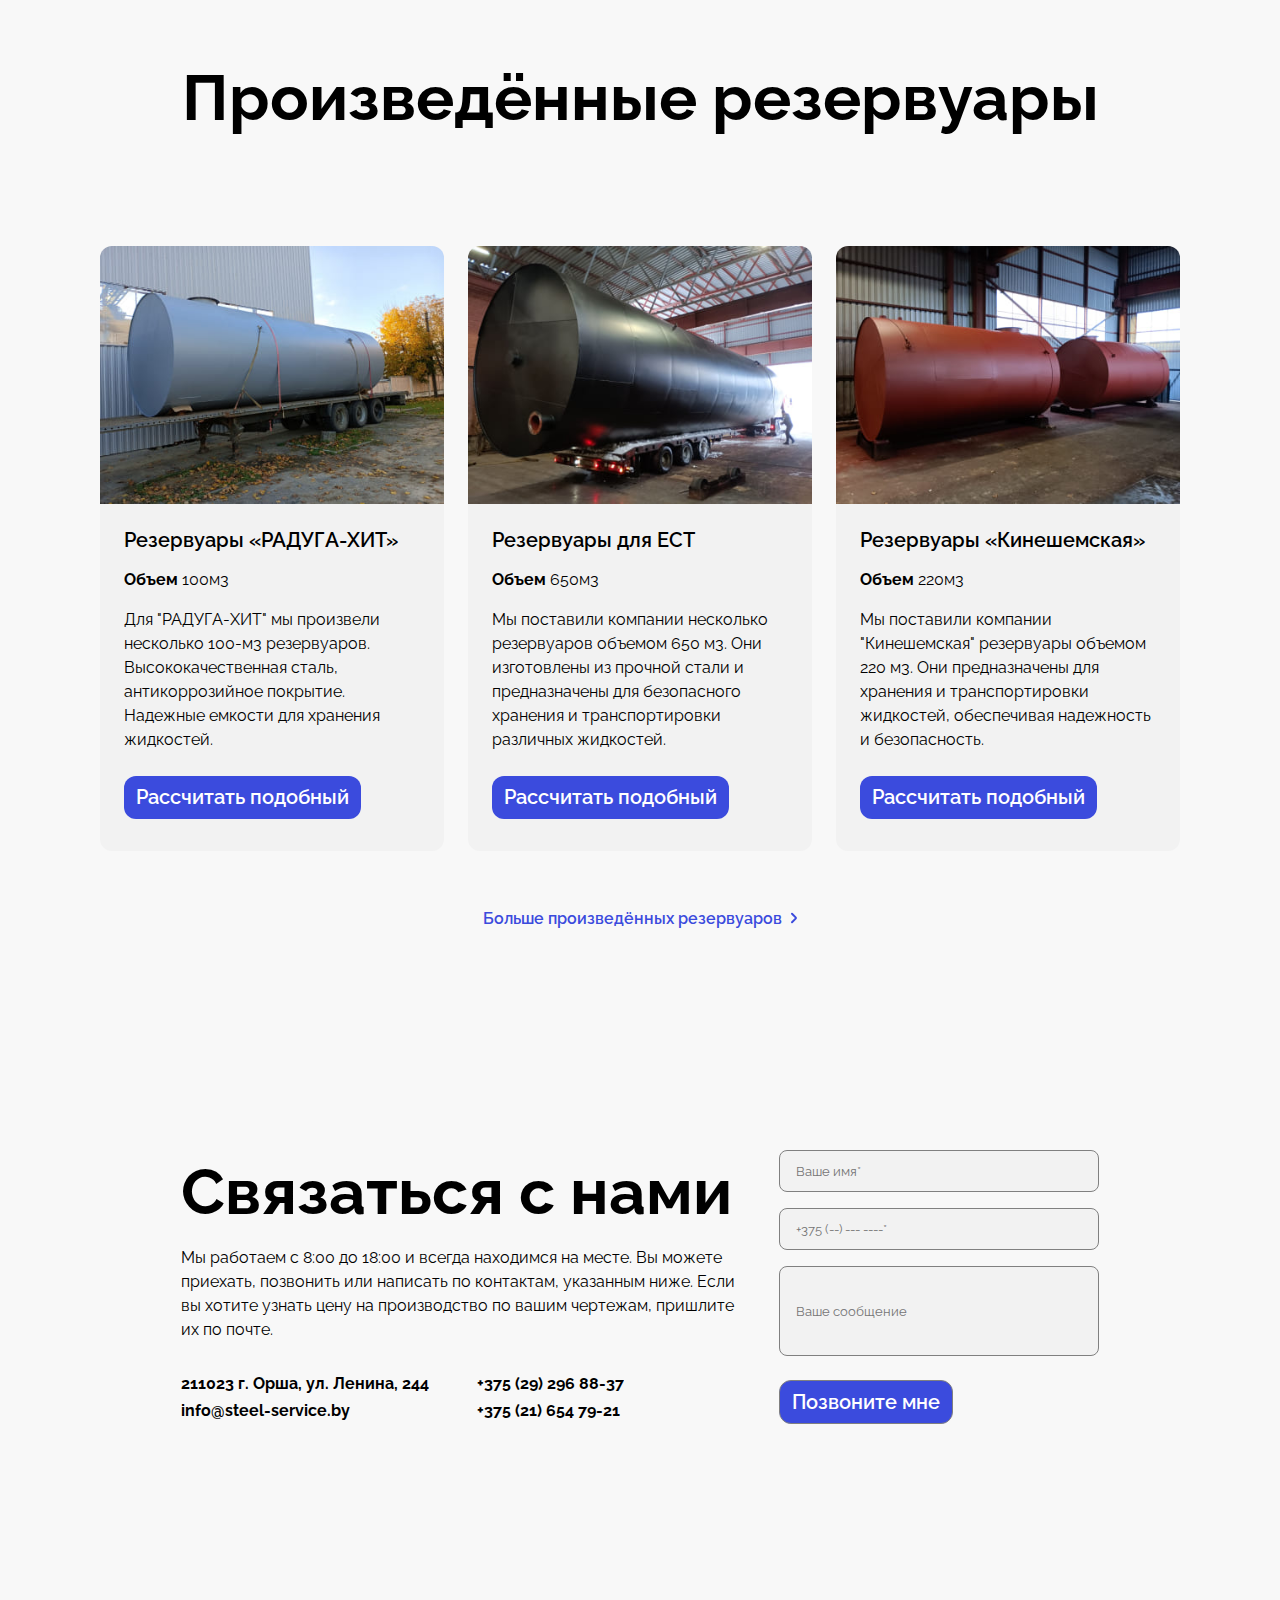
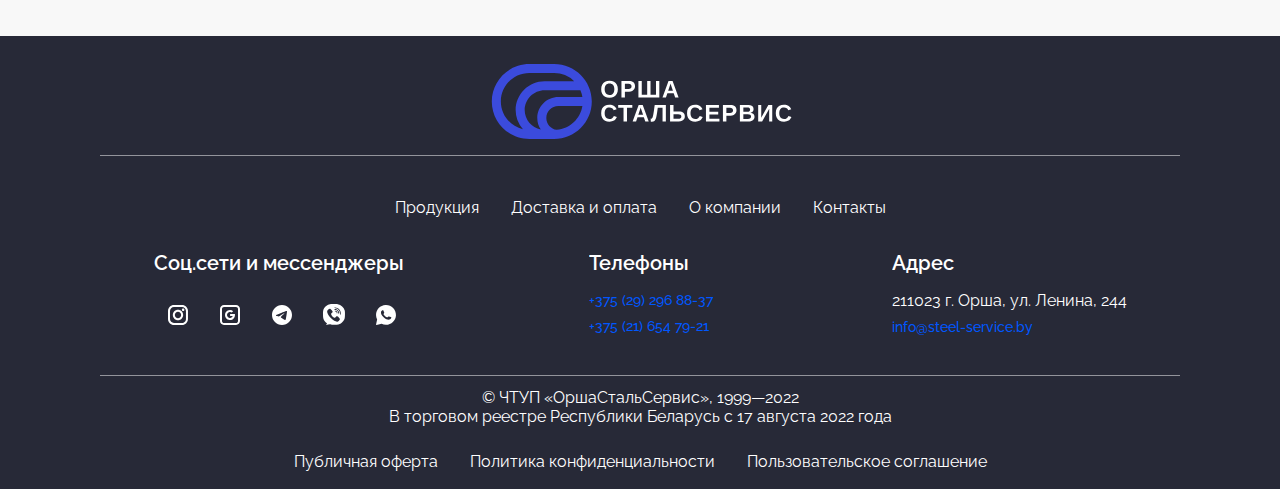
<file: about_us.html>
<!DOCTYPE html>
<html lang="en">
<head>
	
	<meta name="robots" content="noindex nofollow">
	<!-- <meta http-equiv="Refresh" content="0; URL=redir.html"> -->

	<meta charset="UTF-8">
	<link rel="preconnect" href="https://fonts.googleapis.com"><link rel="preconnect" href="https://fonts.gstatic.com" crossorigin><link href="https://fonts.googleapis.com/css2?family=Raleway:ital,wght@0,100;0,200;0,300;0,400;0,500;0,600;0,700;0,800;0,900;1,100;1,200;1,300;1,400;1,500;1,600;1,700;1,800;1,900&display=swap" rel="stylesheet">
	<link type="image/x-icon" href="image/oss_favicon.ico" rel="shortcut icon">
	<link type="Image/x-icon" href="image/oss_favicon.ico" rel="icon">
	<link rel="stylesheet" href="komponent.css">
	<link rel="stylesheet" href="style.css">
	<script defer src="jquery/jquery-3.6.1.js"></script>
	<script defer src="my_script.js"></script>
	<meta name="viewport" content="width=device-width, initial-scale=1.0">
	<title>ОршаСтальСервис</title>
</head>
<body>
    <!-- MODAL -->

	<div class="modal">
		<div class="modal_container">
			<div class="modal_item">
				<div class="modal_img">
					<img src="image/modal_image.png" alt="">
				</div>
				<div class="modal_form">
					
					<div class="close_icon">
						<img src="image/modal_close.svg" alt="">
					</div>

					<h3 class="tal semi_bold">
						Оставьте заявку, мы скоро перезвоним
					</h3>

						<div class="mgv_24"></div>
					<input type="name" placeholder="Ваше имя*">
						<div class="mgv_16"></div>
					<input type="tel" placeholder="+375 (--) --- ----*">
						<div class="mgv_16"></div>
					<input type="textarea" class="input_massage" placeholder="Ваше сообщение">
						<div class="mgv_16"></div>
					<input type="submit" class="btn_submit" value="Позвоните мне"/>
				</div>
			</div>
		</div>
	</div>

	<!-- MODAL END -->


 	<!-- HEAD -->
 	<header>
	 	
	 	<div class="header-container">
	 		<div class="header_container-contact">
	 			<a href="#" class="link_main">
	 				<div class="btn_trit">orshasteelservis@mail.ru</div>
	 			</a>
	 			<a href="tel:+375292968837" class="link_main">
	 				<div class="btn_trit num_two">+375 (33) 352 35-28</div>
	 			</a>
	 			<a href="tel:+375292968837" class="link_main">
	 				<div class="btn_trit">+375 (21) 654 79-21</div>
	 			</a>
	 		</div>

	 		<div class="header_container-navigation">
	 			<a href="index.html">
		 			<div class="header_container_navigation-logo">
		 					<img src="image/logo_container.svg" alt="">
		 			</div>
	 			</a>

	 			<div class="header_navigation">
	 				<a href="products.html">
	 					<div class="btn_trit">продукция</div>
	 				</a>
	 				<div class="mgv_8"></div>
	 				<a href="delivery.html">
	 					<div class="btn_trit">доставка и оплата</div>
	 				</a>
	 				<div class="mgv_8"></div>
	 				<a href="about_us.html">
	 					<div class="btn_trit">о компании</div>
	 				</a>
	 				<div class="mgv_8"></div>
	 				<a href="contact.html">
	 					<div class="btn_trit">контакты</div>
	 				</a>
	 				<div class="mgv_strech header_mob_visible"></div>
	 				<a href="tel:+375292968837">
	 					<div class="btn_trit header_mob_visible">
	 						<strong>
	 						+375 (29) 296 88-37
	 						</strong>
	 					</div>
	 				</a>
	 				<div class="mgv_8 header_mob_visible"></div>
	 				<a href="tel:+375292968837">
	 					<div class="btn_trit header_mob_visible">
	 						<strong>
	 						+375 (29) 296 88-37
	 						</strong>
	 					</div>
	 				</a>
	 				<div class="mgv_8 header_mob_visible"></div>
	 				<a href="#">
	 					<div class="btn_trit header_mob_visible">
	 						<strong>
	 						orshasteelservis@mail.ru
	 						</strong>
	 					</div>
	 				</a>
	 				<div class="mgv_8 header_mob_visible"></div>
	 				<a href="#">
	 					<div class="btn_trit header_mob_visible">
	 						<strong>
	 							211023 г. Орша, ул. Ленина, 244
	 						</strong>
	 					</div>
	 				</a>
	 				<div class="mgv_strech header_mob_visible"></div>
	 				<a href="#">
	 					<div class="btn_trit btn_header header_mob_visible">
	 						Запрос цены
	 					</div>
	 				</a>
	 			
	 			</div>
	 			<div class="btn_main align_self-center hed_btn">Запрос цены</div>
	 			<div class="burger pointer">
	 				<img src="image/burger_menu.svg" alt="">
	 			</div>
	 		</div>
	 	</div>
 	</header>

<!-- HEADER END -->
<!-- s -->



<div class="mgv_212"></div>
 <div class="flex-container">


    <!-- FIRST_SCREEN -->

        <h1 class="headline_container mgv48">
            О компании
        </h1>
        <p class="text_secondary tac width778 mgv48 m-width100">
            ЧПТУП “Орша Сталь Сервис” — это компания которая с 2014г. работает с металом. Мы производим огромные и совсем небольшие резервуары разного назначения. 
        </p>
        <img src="image/ceh.png" alt="" style="border-radius: 20px; width: 100%;" class="mgv64">

    <!-- FIRST_SCREEN END -->


    <!-- ABOUT-COMPANY -->
    <div class="flex-col width778 m-width100 mgv110">
        <p class="text_main">
            Наша компания — детище образованного  инженера, потому важной частью производства есть фокусировка на надёжности итоговых продуктов, каждом этапе производства. Мы строго соблюдаем все нормы, на материалах не экономим, каждый болт, сварочный шов и лист металла прошли проверку и не будут слабым звеном всей конструкции.
        </p>		
    </div>
        <div class="flex-row flex-start gap24 mgv48 width1080 m-width100 m-flex-col">
            <div class="flex-col grow gap24 card-pic card-pic1 padding24-32 ">
                <p class="p20 width296">
                    Изготовим резервуары в соответствии с требованиями Заказчика, в соответствии с действующими ТУ и ГОСТами
                </p>
            </div>
            <div class="flex-col grow gap24 card-pic card-pic2 padding24-32">
                <p class="p20 width296">
                    Срок службы не менее 25 лет.
                </p>
            </div>
            <div class="flex-col grow gap24 card-pic card-pic3 padding24-32">
                <p class="p20 width296">
                    Изготавливаем резервуары из листовой стали, как правило марки Ст3сп по ГОСТ 19903-2015.
                </p>
            </div>
        </div>
        <div class="card-volume mgv64">
            <div class="flex-col">
                <p class="text_main">
                    Мы изготавливаем резервуары как малым объёмом, от 1м3, так и большие от 200м3
                </p>
                <p class="p20 mgv24">
                    В зависимости от необходимого запаса воды подберём оптимальный объём,количество и размеры резервуаров.
                </p>
                <div class="btn_main align_self-center mgv32">
                    Запрос цены
                </div>
            </div>
            <img src="image/card-bg-volume.png" alt="">
        </div>
        <div class="flex-col flex-start width778 m-width100">
            <p class="text_main mgv64">
                Мы держим руку на пульсе индустрии, оснащаем производство качественным, надёжным оборудованием, строго соблюдаем сроки.
            </p>
            <p class="text_main mgv12">
                На сегодняшний день парк оборудования состоит из:
            </p>
            <ul class="big-list mgv16">
                <li class="text_main mgv12">
                    2-х портальных машин плазменной резки со столами 2х6 и 4х12;
                </li>
                <li class="text_main mgv12">
                    Автоматического сверлильного станка с ЧПУ;
                </li>
                <li class="text_main mgv12">
                    3-х лентопильных станков под различные размеры заготовок;
                </li>
                <li class="text_main mgv12">
                    Торце-фрезерного станка;
                </li>
                <li class="text_main mgv12">
                    Козлового крана, грузоподъемностью 20 т;
                </li>
                <li class="text_main mgv12">
                    7-ми кранбалок с радиоуправлением и плавным пуском;
                </li>
                <li class="text_main mgv12">
                    Пескоструйного оборудования;
                </li>
                <li class="text_main mgv12">
                    Четырехваловых вальцев под изготовление силосов;
                </li>
                <li class="text_main mgv12">
                    2-х трехвалковых вальцев;
                </li>
                <li class="text_main mgv12">
                    Аттестованного сварочного оборудования.
                </li>
            </ul>
        </div>
    <!-- END-ABOUT-COMPANY -->



    <!-- COMPANY -->

<h2 class="mgv212">Мы работали с представителями крупного и небольшого бизнеса</h2>
<div class="mgv_110"></div>
<div class="company_container">
		<div class="logo_group">
			<div class="logo_item">	
				<div class="logo_container_image">
					<img src="image/logo/client_logo_01.png" alt="">
				</div>
				<p>ПО «Белоруснефть»</p>
			</div>
			<div class="logo_item">	
				<div class="logo_container_image">
					<img src="image/logo/client_logo_02.png" alt="">
				</div>
				<p>ЗАО «Штадлер»</p>
			</div>
			<div class="logo_item">	
				<div class="logo_container_image">
					<img src="image/logo/client_logo_03.png" alt="">
				</div>
				<p>ОАО «Агрокомбинат «Дзержинский»</p>
			</div>
			<div class="logo_item">	
				<div class="logo_container_image">
					<img src="image/logo/client_logo_04.png" alt="">
				</div>
				<p>РУП «Национальный аэропорт Минск»</p>
			</div>
		</div>
		<div class="logo_group">
			<div class="logo_item">	
				<div class="logo_container_image">
					<img src="image/logo/client_logo_05.png" alt="">
				</div>
				<p>ТЦ «Корона»</p>
			</div>
			<div class="logo_item">	
				<div class="logo_container_image">
					<img src="image/logo/client_logo_06.png" alt="">
				</div>
				<p>ООО «Торговый дом «АМКОДОР-Агро»</p>
			</div>
			<div class="logo_item">	
				<div class="logo_container_image">
					<img src="image/logo/client_logo_07.png" alt="">
				</div>
				<p>ОАО "Агрокомбинат "Юбилейный"</p>
			</div>
			<div class="logo_item">	
				<div class="logo_container_image">
					<img src="image/logo/client_logo_08.png" alt="">
				</div>
				<p>СПК им. Деньщикова</p>
			</div>
			<div class="logo_item">	
				<div class="logo_container_image">
					<img src="image/logo/client_logo_09.png" alt="">
				</div>
				<p>РУП «Толочинский консервный завод»</p>
			</div>
		</div>
		<div class="logo_group">
			<div class="logo_item">	
				<div class="logo_container_image">
					<img src="image/logo/client_logo_10.png" alt="">
				</div>
				<p>РУП «Институт льна»</p>
			</div>
			<div class="logo_item">	
				<div class="logo_container_image">
					<img src="image/logo/client_logo_11.png" alt="">
				</div>
				<p>ООО «ВЕЛЕС-МИТ»</p>
			</div>
			<div class="logo_item">	
				<div class="logo_container_image">
					<img src="image/logo/client_logo_12.png" alt="">
				</div>
				<p>МГКУП «Горводоканал», г.Могилев</p>
			</div>
			<div class="logo_item">	
				<div class="logo_container_image">
					<img src="image/logo/client_logo_13.png" alt="">
				</div>
				<p>ООО «БизнесХаус», ЖК «Левада»</p>
			</div>
		</div>
	</div>	

<!-- COMPANY END -->

<div class="mgv_212"></div>

<!-- CASE -->
<h2 class="headline_2">Произведённые резервуары</h2>
<div class="mgv_110"></div>
<div class="case_container">
	<div class="case_item">
		<div class="case_item_image">
			<img src="image/case_1.jpg" alt="">
		</div>
		<div class="case_content">
			<div class="mgv_24"></div>
			<h4 class="semi_bold">Резервуары «РАДУГА-ХИТ»</h4>
			<div class="mgv_16"></div>
			<p class="text_trit"><strong>Объем</strong> 100м3</p>
			<!-- <div class="mgv_8"></div> -->
			<!-- <p class="text_trit"><strong>Время производства</strong> 15 дней</p> -->
			<div class="mgv_16"></div>
			<p class="text_trit">Для "РАДУГА-ХИТ" мы произвели несколько 100-м3 резервуаров. Высококачественная сталь, антикоррозийное покрытие. Надежные емкости для хранения жидкостей.</p>
			<div class="mgv_24"></div>
			<div class="btn_main">Рассчитать подобный</div>
		</div>
	</div>
	<div class="case_item">	
		<div class="case_item_image">
			<img src="image/case_2.jpg" alt="">
		</div>
		<div class="case_content">
			<div class="mgv_24"></div>
			<h4 class="semi_bold">Резервуары для ЕСТ</h4>
			<div class="mgv_16"></div>
			<p class="text_trit"><strong>Объем</strong> 650м3</p>
			<!-- <div class="mgv_8"></div> -->
			<!-- <p class="text_trit"><strong>Время производства</strong> 7 дней</p> -->
			<div class="mgv_16"></div>
			<p class="text_trit">Мы поставили компании несколько резервуаров объемом 650 м3. Они изготовлены из прочной стали и предназначены для безопасного хранения и транспортировки различных жидкостей.</p>
			<div class="mgv_24"></div>
			<div class="btn_main">Рассчитать подобный</div>
		</div>
	</div>
	<div class="case_item">
		<div class="case_item_image">
			<img src="image/case_3.jpg" alt="">
		</div>
		<div class="case_content">
			<div class="mgv_24"></div>
			<h4 class="semi_bold">Резервуары «Кинешемская»</h4>
			<div class="mgv_16"></div>
			<p class="text_trit"><strong>Объем</strong> 220м3</p>
			<!-- <div class="mgv_8"></div> -->
			<!-- <p class="text_trit"><strong>Время производства</strong> 7 дней</p> -->
			<div class="mgv_16"></div>
			<p class="text_trit">Мы поставили компании "Кинешемская" резервуары объемом 220 м3. Они предназначены для хранения и транспортировки жидкостей, обеспечивая надежность и безопасность.</p>
			<div class="mgv_24"></div>
			<div class="btn_main">Рассчитать подобный</div>
		</div>
	</div>
</div>
<div class="mgv_48"></div>
<a href="case.html">
	<div class="btn_trit flex-el fluex-column-center flex-grap-8px color_main semi_bold">
		Больше произведённых резервуаров <img src="image/icon-right.svg" alt="">
	</div>
</a>


<!-- CASE END -->


<div class="mgv_212"></div>


<!-- CONTACT -->
<div class="contact_form_container">
	<div class="contact_container">
		<h2 class="headline tal">Связаться с нами</h2>
		<div class="mgv_16"></div>
		<p class="text_trit">
			Мы работаем с 8:00 до 18:00 и всегда находимся на месте. Вы можете приехать, позвонить или написать по контактам, указанным ниже. Если вы хотите узнать цену на производство по вашим чертежам, пришлите их по почте.</p>
		<div class="mgv_24"></div>
		<div class="addrec_container">
			<ul class="ul_contact">
				<li class="li_container"><strong>211023 г. Орша, ул. Ленина, 244</strong></li>
				<li class="li_container"><strong>info@steel-service.by</strong>
				<!-- <li class="li_container"><strong>+375 (29) 296 88-37</strong></li> -->
			</ul>
			<ul class="ul_contact">
				<li class="li_container"><strong>+375 (29) 296 88-37</strong></li>
				<li class="li_container"><strong>+375 (21) 654 79-21</strong></li>
			</ul>
		</div>
	</div>


	<!-- <div class="form_container"> -->
		<form class="form_container">
			<input type="name" id="form_callus-name"placeholder="Ваше имя*">
			<div class="mgv_16"></div>
			<input type="tel" id="form_callus-phone" placeholder="+375 (--) --- ----*">
			<div class="mgv_16"></div>
			<input type="textarea" id="form_callus-massage" class="input_massage" placeholder="Ваше сообщение">
			<div class="mgv_24"></div>
			<input type="submit" class="btn_submit" value="Позвоните мне"/>
		</form>
	<!-- </div> -->
</div>
<!-- CONTACT END -->



<div class="mgv_212"></div>
 </div>

 <footer>
	<div class="footer_container">
		<img src="image/logo_footer.svg" alt="">
		
		<div class="footer_line mgv12"></div>

		<div class="flex-center mgv32">
			<div class="flex-row gap24 m-flex-col flex-center m-gap12">
				<a href="products.html" style="color: #fff; border-radius: 8px;">
					<div class="btn_trit">
						Продукция
					</div>
				</a>
				<a href="delivery.html" style="color: #fff; border-radius: 8px;">
					<div class="btn_trit">
						Доставка и оплата
					</div>
				</a>
				<a href="about_us.html" style="color: #fff; border-radius: 8px;">
					<div class="btn_trit">
						О компании
					</div>
				</a>
				<a href="contact.html" style="color: #fff; border-radius: 8px;">
					<div class="btn_trit">
						Контакты
					</div>
				</a>
			</div>
		</div>

		<div class="footer_contact_container mgv24">
			<div class="footer_contact_item">
				<h4 class="semi_bold">Соц.сети и мессенджеры</h4>
				<div class="mgv_16"></div>
					<div class="social_container">
						<a href="">
							<img src="image/social_icon_instagram.svg" alt="">
						</a>
						<a href="">
							<img src="image/social_icon_gmail.svg" alt="">
						</a>
						<a href="">
							<img src="image/social_icon_telegram.svg" alt="">
						</a>
						<a href="">
							<img src="image/social_icon_viber.svg" alt="">
						</a>
						<a href="">
							<img src="image/social_icon_whatsapp.svg" alt="">
						</a>
					</div>
			</div>

			<div class="footer_contact_item">
				<h4 class="semi_bold">Телефоны</h4>
				<div class="mgv_16"></div>
				<a href="#" class="link_main">+375 (29) 296 88-37</a>
				<div class="mgv_8"></div>
				<a href="#" class="link_main">+375 (21) 654 79-21</a>
			</div>

			<div class="footer_contact_item">
				<h4 class="semi_bold">Адрес</h4>
				<div class="mgv_16"></div>
				<p class="">
					211023 г. Орша, ул. Ленина, 244
				</p>
				<div class="mgv_8"></div>
				<a href="#" class="link_main">
					info@steel-service.by
				</a>
			</div>

		</div>

		<div class="footer_line mgv32"></div>

		<div class="last_info">
			<p class="mgv12">
				© ЧТУП «ОршаСтальСервис», 1999—2022
			</p>
			<p class="mgv8">
				В торговом реестре Республики Беларусь с 17 августа 2022 года
			</p>
		</div>
		
		<div class="flex-center mgv16">
			<div class="flex-row gap24 m-flex-col flex-center m-gap12">
				<div class="btn_trit">
					Публичная оферта
				</div>
				<div class="btn_trit">
					Политика конфиденциальности
				</div>
				<div class="btn_trit">
					Пользовательское соглашение
				</div>
			</div>
		</div>

	</div>
	<div class="mgv_8"></div>
</footer>
<div id="popup_text"></div>







</body>
</html>
</file>
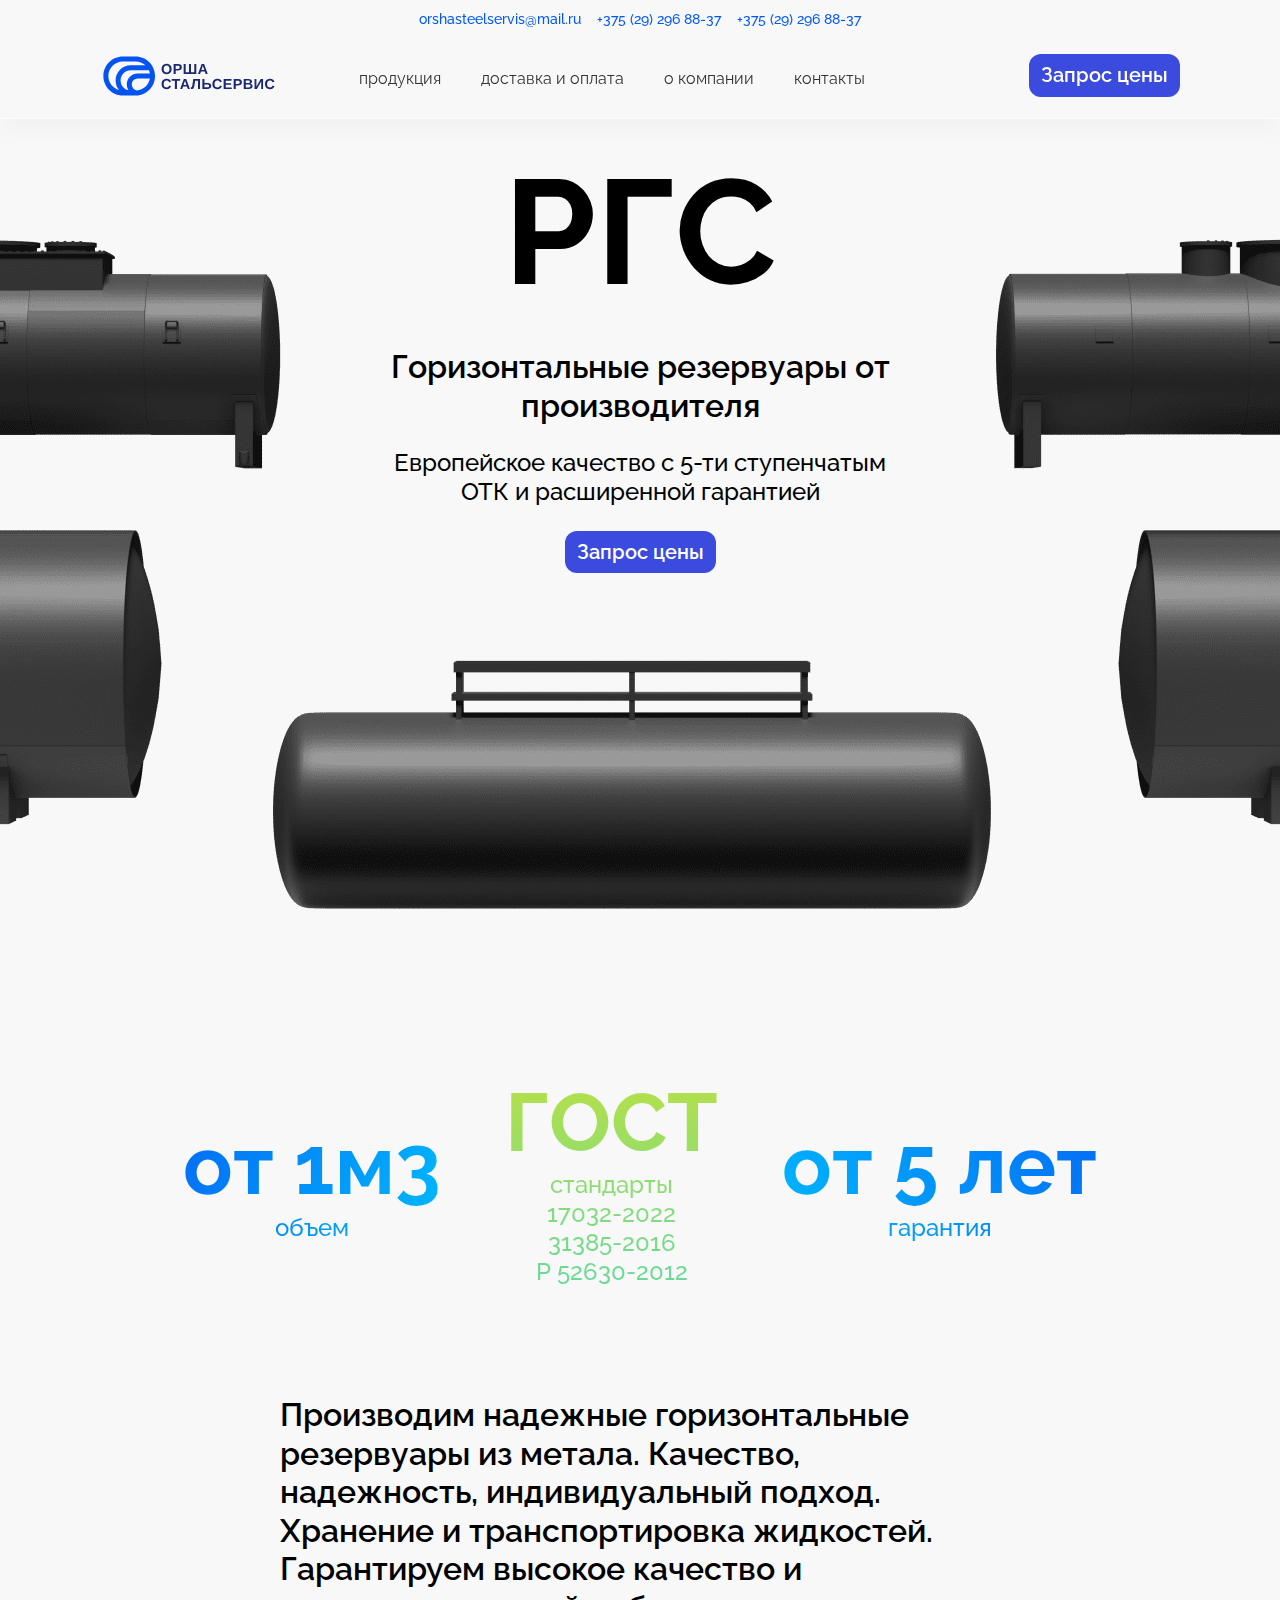
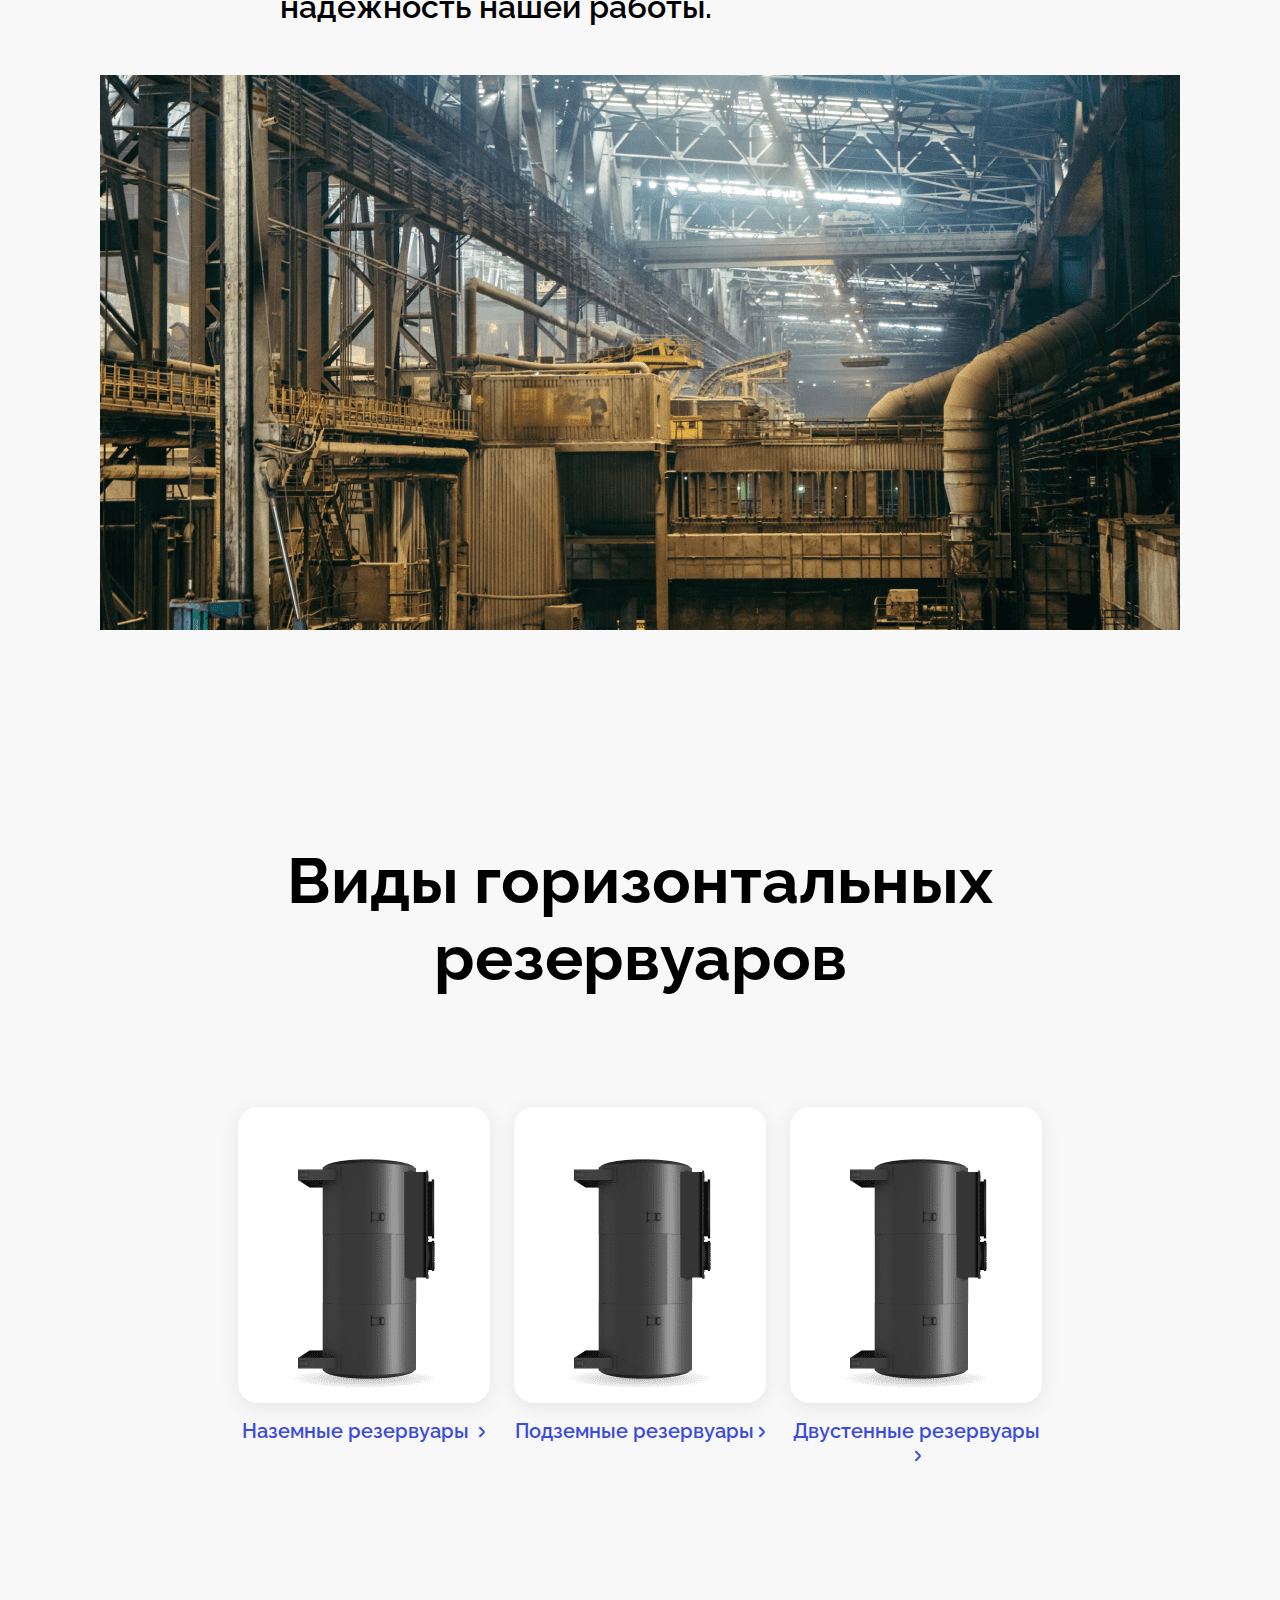
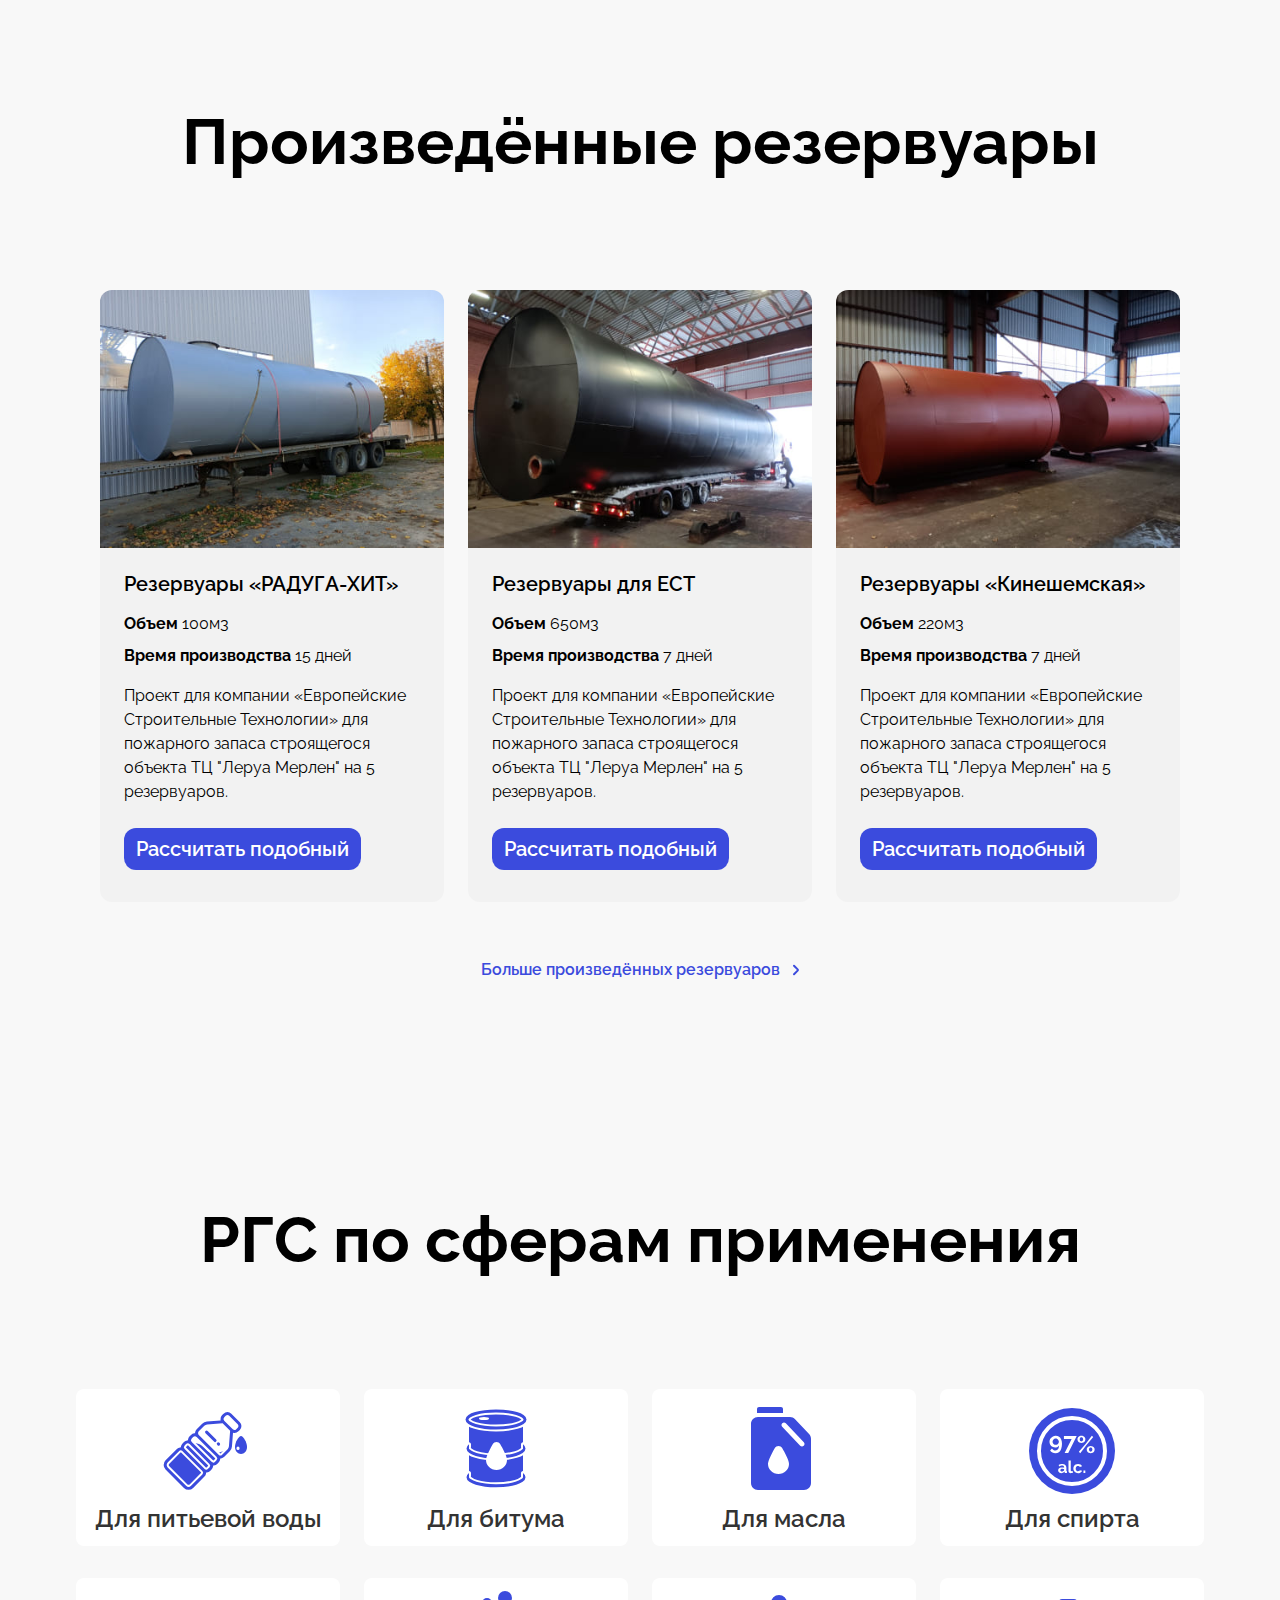
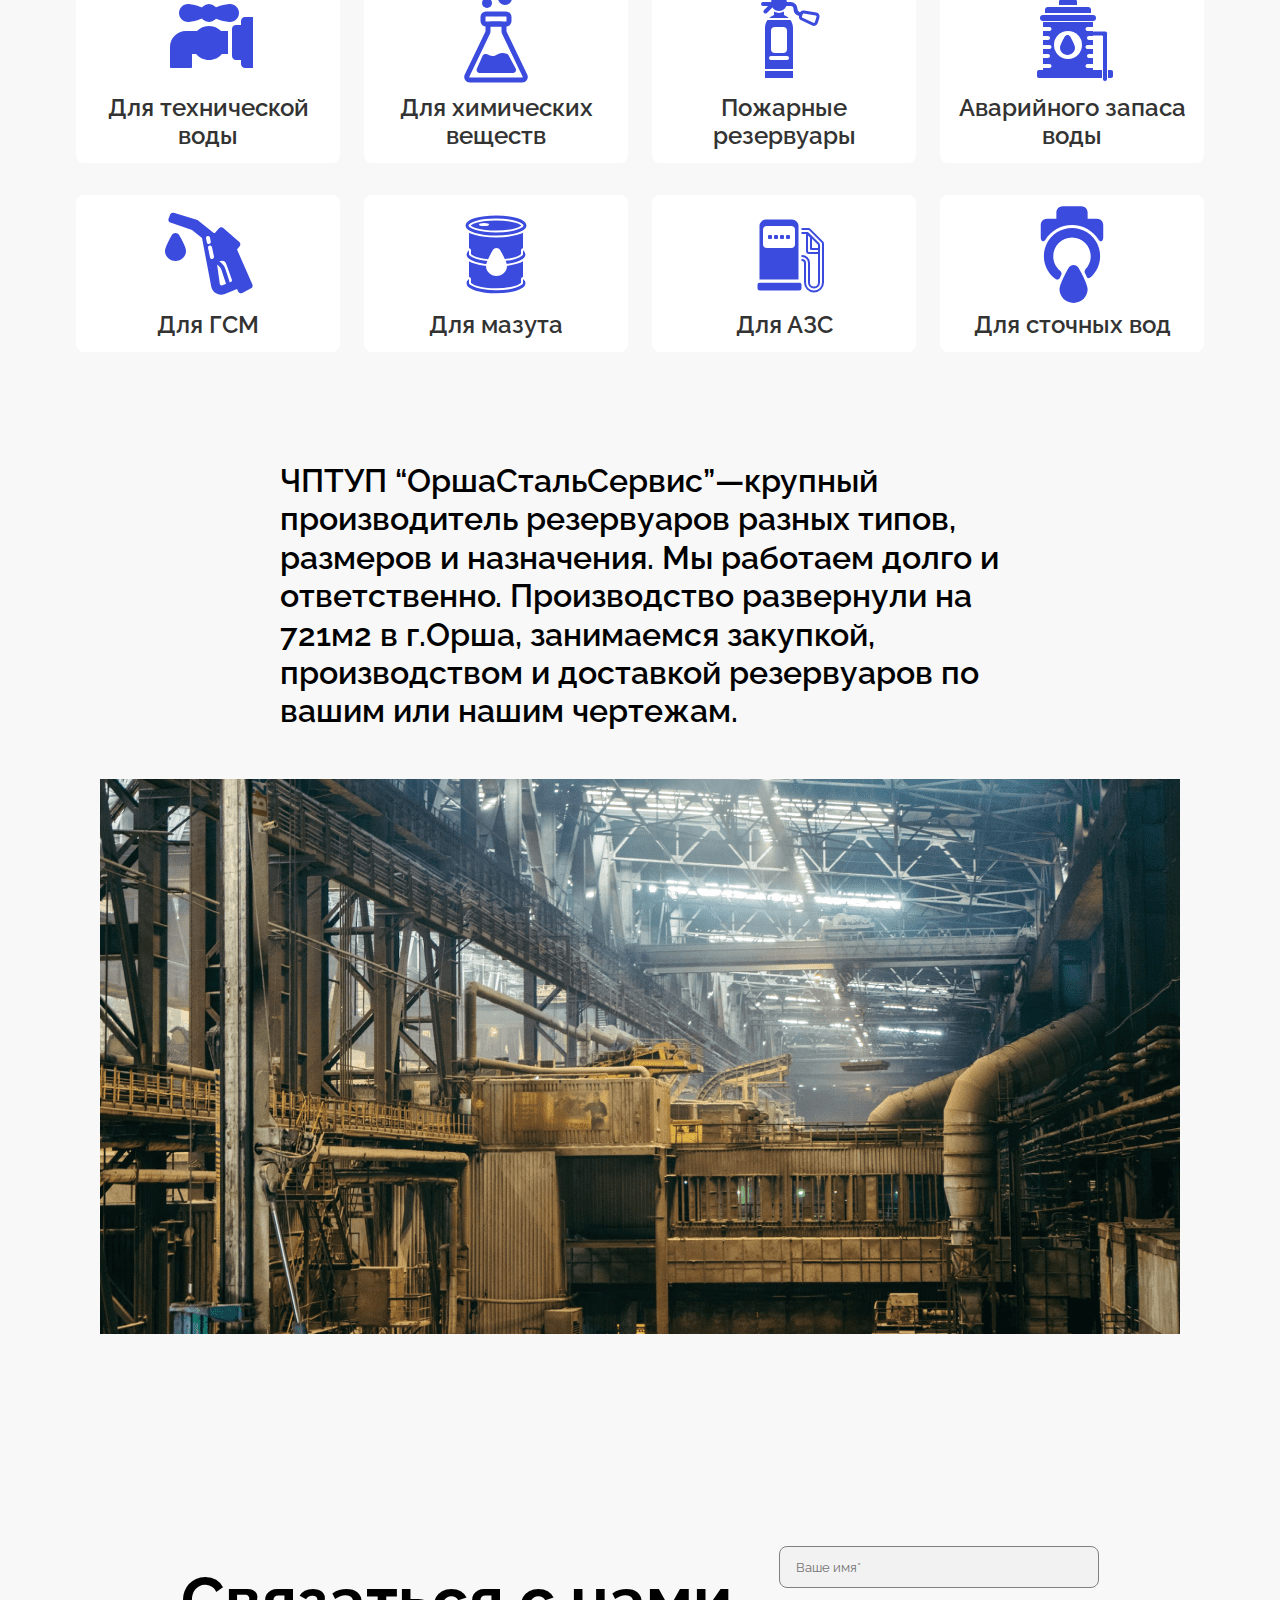
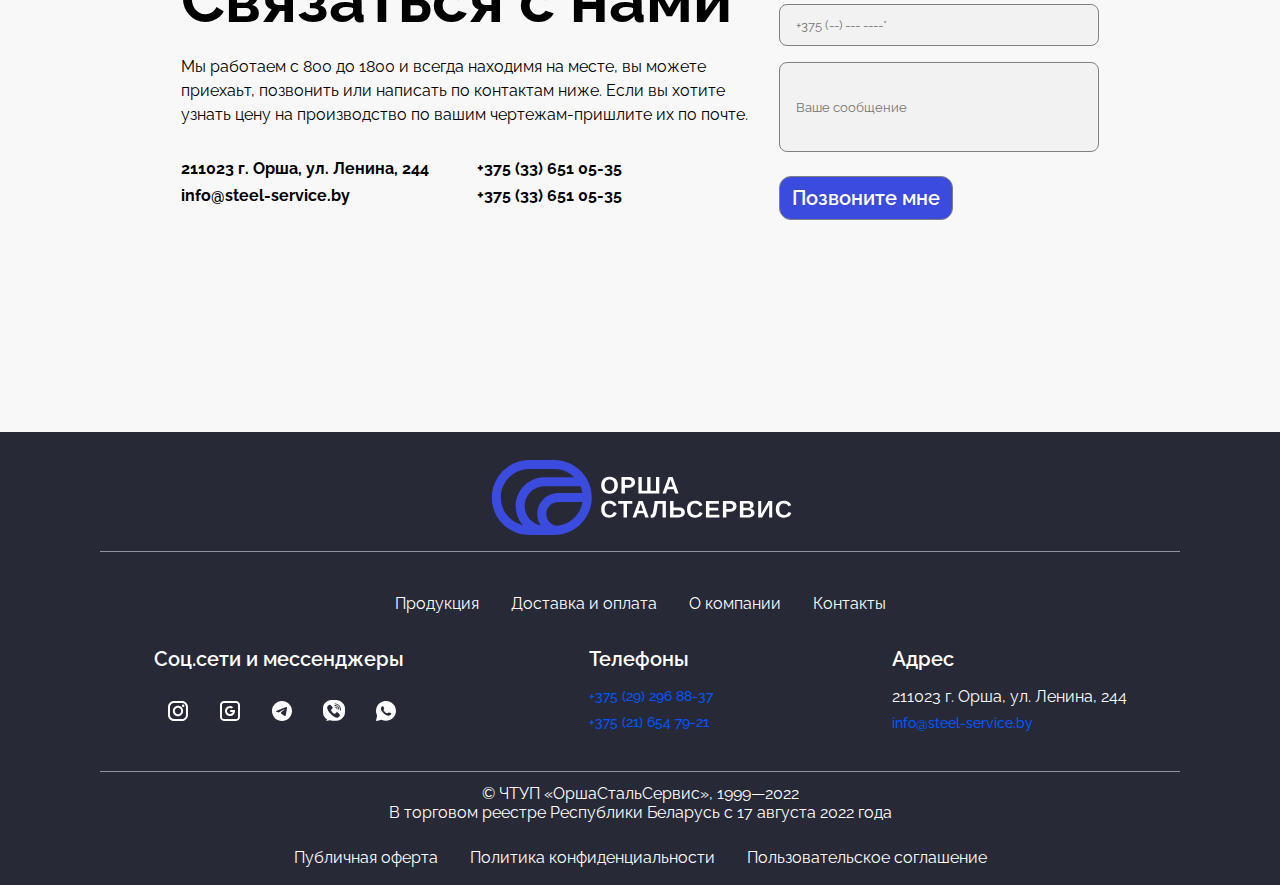
<file: category_horizontal_rez.html>
<!DOCTYPE html>
<html lang="en">
<head>
	
	<meta name="robots" content="noindex nofollow">

	<meta charset="UTF-8">
	<link rel="preconnect" href="https://fonts.googleapis.com"><link rel="preconnect" href="https://fonts.gstatic.com" crossorigin><link href="https://fonts.googleapis.com/css2?family=Raleway:ital,wght@0,100;0,200;0,300;0,400;0,500;0,600;0,700;0,800;0,900;1,100;1,200;1,300;1,400;1,500;1,600;1,700;1,800;1,900&display=swap" rel="stylesheet">
	<link type="image/x-icon" href="image/oss_favicon.ico" rel="shortcut icon">
	<link type="Image/x-icon" href="image/oss_favicon.ico" rel="icon">
	<link rel="stylesheet" href="komponent.css">
	<link rel="stylesheet" href="style.css">
	<script defer src="jquery/jquery-3.6.1.js"></script>
	<script defer src="my_script.js"></script>
	<meta name="viewport" content="width=device-width, initial-scale=1.0">
	<title>ОршаСтальСервис</title>
</head>
<body>

<!-- MODAL -->
	<div class="modal">
		<div class="modal_container">
			<div class="modal_item">
				<div class="modal_img">
					<img src="image/modal_image.png" alt="">
				</div>
				<div class="modal_form">
					
					<div class="close_icon">
						<img src="image/modal_close.svg" alt="">
					</div>

					<h3 class="tal semi_bold">
						Оставьте заявку, мы скоро перезвоним
					</h3>

						<div class="mgv_24"></div>
					<input type="name" placeholder="Ваше имя*">
						<div class="mgv_16"></div>
					<input type="tel" placeholder="+375 (--) --- ----*">
						<div class="mgv_16"></div>
					<input type="textarea" class="input_massage" placeholder="Ваше сообщение">
						<div class="mgv_16"></div>
					<input type="submit" class="btn_submit" value="Позвоните мне"/>
				</div>
			</div>
		</div>
	</div>
<!-- MODAL END -->


<!-- HEAD -->
 	<header>
	 	
	 	<div class="header-container">
	 		<div class="header_container-contact">
	 			<a href="#" class="link_main">
	 				<div class="btn_trit">orshasteelservis@mail.ru</div>
	 			</a>
	 			<a href="tel:+375292968837" class="link_main">
	 				<div class="btn_trit num_two">+375 (29) 296 88-37</div>
	 			</a>
	 			<a href="tel:+375292968837" class="link_main">
	 				<div class="btn_trit">+375 (29) 296 88-37</div>
	 			</a>
	 		</div>

	 		<div class="header_container-navigation">
	 			<a href="index.html">
		 			<div class="header_container_navigation-logo">
		 					<img src="image/logo_container.svg" alt="">
		 			</div>
	 			</a>

	 			<div class="header_navigation">
	 				<a href="products.html">
	 					<div class="btn_trit">продукция</div>
	 				</a>
	 				<div class="mgv_8"></div>
	 				<a href="delivery.html">
	 					<div class="btn_trit">доставка и оплата</div>
	 				</a>
	 				<div class="mgv_8"></div>
	 				<a href="about_us.html">
	 					<div class="btn_trit">о компании</div>
	 				</a>
	 				<div class="mgv_8"></div>
	 				<a href="contact.html">
	 					<div class="btn_trit">контакты</div>
	 				</a>
	 				<div class="mgv_strech header_mob_visible"></div>
	 				<a href="tel:+375292968837">
	 					<div class="btn_trit header_mob_visible">
	 						<strong>
	 						+375 (29) 296 88-37
	 						</strong>
	 					</div>
	 				</a>
	 				<div class="mgv_8 header_mob_visible"></div>
	 				<a href="tel:+375292968837">
	 					<div class="btn_trit header_mob_visible">
	 						<strong>
	 						+375 (29) 296 88-37
	 						</strong>
	 					</div>
	 				</a>
	 				<div class="mgv_8 header_mob_visible"></div>
	 				<a href="#">
	 					<div class="btn_trit header_mob_visible">
	 						<strong>
	 						orshasteelservis@mail.ru
	 						</strong>
	 					</div>
	 				</a>
	 				<div class="mgv_8 header_mob_visible"></div>
	 				<a href="#">
	 					<div class="btn_trit header_mob_visible">
	 						<strong>
	 							211023 г. Орша, ул. Ленина, 244
	 						</strong>
	 					</div>
	 				</a>
	 				<div class="mgv_strech header_mob_visible"></div>
	 				<a href="#">
	 					<div class="btn_trit btn_header header_mob_visible">
	 						Запрос цены
	 					</div>
	 				</a>
	 			
	 			</div>
	 			<div class="btn_main align_self-center hed_btn">Запрос цены</div>
	 			<div class="burger">
	 				<img src="image/burger_menu.svg" alt="">
	 			</div>
	 		</div>
	 	</div>
 	</header>
<!-- HEADER END -->

<div class="flex-container">

<!-- FIRST_SCREEN -->
	<div class="headline_container1">
		<div class="category_headline">
			<h1 class="headline_container">
				РГС
			</h1>
				<div class="mgv_48"></div>
			<p class="text_main tac">
				Горизонтальные резервуары от производителя
			</p>
				<div class="mgv_24"></div>
			<p class="text_secondary tac">
				Европейское качество с 5-ти ступенчатым ОТК и расширенной гарантией
			</p>
				<div class="mgv_24"></div>
			<div class="btn_main">
				Запрос цены
			</div>
		</div>
		<div class="categori_horizontal_main_image" style="z-index: -5;">
			<img class="categori_horizontal_main_image1" src="image/categori_horizontal_main_image.png" alt="">
		</div>
<!-- ADVANTAGE --> 
<div class="advantage_container category_margin fluex-column-center">
	<div class="advantage_item advantage_item1">
		<p class="adventage_line1">от 1м3</p>
		<p class="adventage_line2">объем</p>
	</div>
	<div class="advantage_item advantage_item2">
		<p class="adventage_line1">ГОСТ</p>
		<p class="adventage_line2">стандарты</p>
		<p class="adventage_line2">17032-2022</p>
		<p class="adventage_line2">31385-2016</p>
		<p class="adventage_line2">Р 52630-2012</p>
	</div>
	<div class="advantage_item advantage_item3">
		<p class="adventage_line1">от 5 лет</p>
		<p class="adventage_line2">гарантия</p>
	</div>
</div>
<!-- ADVANTAGE_END -->
	</div>
<!-- FIRST_SCREEN END -->

		<div class="mgv_110"></div>
 
 <!-- ABOUT_US -->
	<div class="about_us_container">
		<p class="text_main">Производим надежные горизонтальные резервуары из метала. Качество, надежность, индивидуальный подход. Хранение и транспортировка жидкостей. Гарантируем высокое качество и надежность нашей работы.</p>
	</div>
 <!-- ABOUT_US END -->

		<div class="mgv_48"></div>

<!-- GALERY -->
	<div class="galery_container">
		<img src="image/ceh.png" alt="" class="galery_image">
	</div>
<!-- GALERY END -->

		<div class="mgv_212"></div>

 <!-- CATEGORY -->
 	<h2 class="headline_2">Виды горизонтальных резервуаров</h2>
 	<div class="mgv_110"></div>
 	<div class="category_cart_container">
	 	<a href="category_ochisn_rez.html" class="category_link">
	 		<div class="category_item">
	 			<div class="category_item_image">
	 				<img src="image/barrel_category.png" alt="" class="image_align">
	 			</div>
	 			<div class="mgv_16"></div>
	 			<div class="category_item_content">
	 				<h4 class="tac tal_320 color_main semi_bold">Наземные резервуары&nbsp;<span><img src="image/icon-right.svg" alt=""></span></h4>
	 			</div>
	 		</div>
 		</a>
 		<a href="category_pozharnie_rez.html" class="category_link">
	 		<div class="category_item">
	 			<div class="category_item_image">
	 				<img src="image/barrel_category.png" alt="" class="image_align">
	 			</div>
	 			<div class="mgv_16"></div>
	 			<div class="category_item_content">
	 				<h4 class="tac tal_320 color_main semi_bold">Подземные резервуары<span><img src="image/icon-right.svg" alt=""></span></h4>
	 			</div>
	 		</div>
 		</a>
 		<a href="category_vertical_rez.html" class="category_link">
	 		<div class="category_item">
	 			<div class="category_item_image">
	 				<img src="image/barrel_category.png" alt="" class="image_align">
	 			</div>
	 			<div class="mgv_16"></div>
	 			<div class="category_item_content">
	 				<h4 class="tac tal_320 color_main semi_bold">Двустенные резервуары <img src="image/icon-right.svg" alt=""></h4>
	 			</div>
	 		</div>
	 	</a>
 	</div>
<!-- CATEGORY END -->

 		<div class="mgv_212"></div>


<!-- CASE -->
	<h2 class="headline_2">Произведённые резервуары</h2>
	<div class="mgv_110"></div>
	<div class="case_container">
		<div class="case_item">
			<div class="case_item_image">
				<img src="image/case_1.jpg" alt="">
			</div>
			<div class="case_content">
					<div class="mgv_24"></div>
				<h4 class="semi_bold">
					Резервуары «РАДУГА-ХИТ»
				</h4>
					<div class="mgv_16"></div>
				<p class="text_trit">
					<strong>Объем</strong> 100м3
				</p>
					<div class="mgv_8"></div>
				<p class="text_trit">
					<strong>Время производства</strong> 15 дней
				</p>
					<div class="mgv_16"></div>
				<p class="text_trit">
					Проект для компании «Европейские Строительные Технологии» для пожарного запаса строящегося объекта ТЦ "Леруа Мерлен" на 5 резервуаров.
				</p>
					<div class="mgv_24"></div>
				<div class="btn_main">
					Рассчитать подобный
				</div>
			</div>
		</div>
		<div class="case_item">	
			<div class="case_item_image">
				<img src="image/case_2.jpg" alt="">
			</div>
			<div class="case_content">
					<div class="mgv_24"></div>
				<h4 class="semi_bold">
					Резервуары для ЕСТ
				</h4>
					<div class="mgv_16"></div>
				<p class="text_trit">
					<strong>Объем</strong> 650м3
				</p>
					<div class="mgv_8"></div>
				<p class="text_trit">
					<strong>Время производства</strong> 7 дней
				</p>
					<div class="mgv_16"></div>
				<p class="text_trit">
					Проект для компании «Европейские Строительные Технологии» для пожарного запаса строящегося объекта ТЦ "Леруа Мерлен" на 5 резервуаров.
				</p>
					<div class="mgv_24"></div>
				<div class="btn_main">
					Рассчитать подобный
				</div>
			</div>
		</div>
		<div class="case_item">
			<div class="case_item_image">
				<img src="image/case_3.jpg" alt="">
			</div>
			<div class="case_content">
					<div class="mgv_24"></div>
				<h4 class="semi_bold">
					Резервуары «Кинешемская»
				</h4>
					<div class="mgv_16"></div>
				<p class="text_trit">
					<strong>Объем</strong> 220м3
				</p>
					<div class="mgv_8"></div>
				<p class="text_trit">
					<strong>Время производства</strong> 7 дней
				</p>
					<div class="mgv_16"></div>
				<p class="text_trit">
					Проект для компании «Европейские Строительные Технологии» для пожарного запаса строящегося объекта ТЦ "Леруа Мерлен" на 5 резервуаров.
				</p>
					<div class="mgv_24"></div>
				<div class="btn_main">Рассчитать подобный</div>
			</div>
		</div>
	</div>
	<div class="mgv_48"></div>
	<a href="case.html">
		<div class="btn_trit flex-el fluex-column-center flex-grap-8px color_main semi_bold">
			Больше произведённых резервуаров&nbsp;<img src="image/icon-right.svg" alt="">
		</div>
	</a>
<!-- CASE END -->


	<div class="mgv_212"></div>


<!-- CATEGORII PRIMENENIA -->
<h2>РГС по сферам применения</h2>
<div class="mgv_110"></div>
<div class="categorii_primenenia_container">
<a href="category_primenenia_drink_water.html">
	<div class="categorii_primenenia_item">
		<div class="categorii_primenenia_image pointer">
			<img class="pointer" src="image/icon/categorii_primenenia_image_01.svg" alt="">
		</div>
		<h3 class="tac pointer">
			Для питьевой воды
		</h3>
	</div>
</a>
<a href="category_primenenia_bitum.html">
	<div class="categorii_primenenia_item">
		<div class="categorii_primenenia_image">
			<img class="pointer" src="image/icon/categorii_primenenia_image_02.svg" alt="">
		</div>
		<h3 class="tac pointer">
			Для битума
		</h3>
	</div>
</a>
<a href="category_primenenia_oil.html">
	<div class="categorii_primenenia_item">
		<div class="categorii_primenenia_image">
			<img class="pointer" src="image/icon/categorii_primenenia_image_03.svg" alt="">
		</div>
		<h3 class="tac pointer">
			Для масла
		</h3>
	</div>
</a>
<a href="category_primenenia_alcohol.html">
	<div class="categorii_primenenia_item">
		<div class="categorii_primenenia_image">
			<img class="pointer" src="image/icon/categorii_primenenia_image_05.svg" alt="">
		</div>
		<h3 class="tac pointer">
			Для спирта
		</h3>
	</div>
</a>
</div>
<div class="mgv_32"></div>
<div class="categorii_primenenia_container">
<a href="category_primenenia_tech_water.html">
	<div class="categorii_primenenia_item">
		<div class="categorii_primenenia_image">
			<img class="pointer" src="image/icon/categorii_primenenia_image_04.svg" alt="">
		</div>
		<h3 class="tac pointer">
			Для технической воды
		</h3>
	</div>
</a>
<a href="category_primenenia_chemistry.html">
	<div class="categorii_primenenia_item">
		<div class="categorii_primenenia_image">
			<img class="pointer" src="image/icon/categorii_primenenia_image_06.svg" alt="">
		</div>
		<h3 class="tac pointer">
			Для химических веществ
		</h3>
	</div>
</a>
<a href="category_primenenia_firefighter.html">
	<div class="categorii_primenenia_item">
		<div class="categorii_primenenia_image">
			<img class="pointer" src="image/icon/categorii_primenenia_image_12.svg" alt="">
		</div>
		<h3 class="tac pointer">
			Пожарные резервуары
		</h3>
	</div>
</a>
<a href="category_primenenia_water-supply.html">
	<div class="categorii_primenenia_item">
		<div class="categorii_primenenia_image">
			<img class="pointer" src="image/icon/categorii_primenenia_image_08.svg" alt="">
		</div>
		<h3 class="tac pointer">
			Аварийного запаса воды
		</h3>
	</div>
</a>
</div>
<div class="mgv_32"></div>
<div class="categorii_primenenia_container">
<a href="category_primenenia_gsm.html">
	<div class="categorii_primenenia_item">
		<div class="categorii_primenenia_image">
			<img class="pointer" src="image/icon/categorii_primenenia_image_09.svg" alt="">
		</div>
		<h3 class="tac pointer">
			Для ГСМ
		</h3>
	</div>
</a>
<a href="category_primenenia_mazut.html">
	<div class="categorii_primenenia_item">
		<div class="categorii_primenenia_image">
			<img class="pointer" src="image/icon/categorii_primenenia_image_10.svg" alt="">
		</div>
		<h3 class="tac pointer">
			Для мазута
		</h3>
	</div>
</a>
<a href="category_primenenia_azs.html">
	<div class="categorii_primenenia_item">
		<div class="categorii_primenenia_image">
			<img class="pointer" src="image/icon/categorii_primenenia_image_11.svg" alt="">
		</div>
		<h3 class="tac pointer">
			Для АЗС
		</h3>
	</div>
</a>
<a href="category_primenenia_wastewater.html">
	<div class="categorii_primenenia_item">
		<div class="categorii_primenenia_image">
			<img class="pointer" src="image/icon/categorii_primenenia_image_07.svg" alt="">
		</div>
		<h3 class="tac pointer">
			Для сточных вод
		</h3>
	</div>
</a>
</div>
<!-- CATEGORII PRIMENENIA END -->


		<div class="mgv_110"></div>
 
 <!-- ABOUT_US -->
	<div class="about_us_container">
		<p class="text_main">ЧПТУП “ОршаСтальСервис”—крупный производитель резервуаров разных типов, размеров и назначения. Мы работаем долго и ответственно. Производство развернули на 721м2 в г.Орша, занимаемся закупкой, производством и доставкой резервуаров по вашим или нашим чертежам.</p>
	</div>
 <!-- ABOUT_US END -->

		<div class="mgv_48"></div>

<!-- GALERY -->
	<div class="galery_container">
		<img src="image/ceh.png" alt="" class="galery_image">
	</div>
<!-- GALERY END -->

		<div class="mgv_212"></div>


<!-- CONTACT -->
	<div class="contact_form_container">
		<div class="contact_container">
			<h2 class="headline tal">
				Связаться с нами
			</h2>
				<div class="mgv_16"></div>
			<p class="text_trit">
				Мы работаем с 800 до 1800 и всегда находимя на месте, вы можете приехаьт, позвонить или написать по контактам ниже. Если вы хотите узнать цену на производство по вашим чертежам-пришлите их по почте.
			</p>
				<div class="mgv_24"></div>
			<div class="addrec_container">
				<ul class="ul_contact">
					<li class="li_container">
						<strong>211023 г. Орша, ул. Ленина, 244</strong>
					</li>
					<li class="li_container">
						<strong>info@steel-service.by</strong>
					</li>
				</ul>
				<ul class="ul_contact">
					<li class="li_container">
						<strong>+375 (33) 651 05-35</strong>
					</li>
					<li class="li_container">
						<strong>+375 (33) 651 05-35</strong>
					</li>
				</ul>
			</div>
		</div>

		<form class="form_container">
			<input type="name" id="form_callus-name"placeholder="Ваше имя*">
				<div class="mgv_16"></div>
			<input type="tel" id="form_callus-phone" placeholder="+375 (--) --- ----*">
				<div class="mgv_16"></div>
			<input type="textarea" id="form_callus-massage" class="input_massage" placeholder="Ваше сообщение">
				<div class="mgv_24"></div>
			<input type="submit" class="btn_submit" value="Позвоните мне"/>
			</form>
	</div>
<!-- CONTACT END -->



<div class="mgv_212"></div>
</div>
<footer>
	<div class="footer_container">
		<img src="image/logo_footer.svg" alt="">
		
		<div class="footer_line mgv12"></div>

		<div class="flex-center mgv32">
			<div class="flex-row gap24 m-flex-col flex-center m-gap12">
				<a href="products.html" style="color: #fff; border-radius: 8px;">
					<div class="btn_trit">
						Продукция
					</div>
				</a>
				<a href="delivery.html" style="color: #fff; border-radius: 8px;">
					<div class="btn_trit">
						Доставка и оплата
					</div>
				</a>
				<a href="about_us.html" style="color: #fff; border-radius: 8px;">
					<div class="btn_trit">
						О компании
					</div>
				</a>
				<a href="contact.html" style="color: #fff; border-radius: 8px;">
					<div class="btn_trit">
						Контакты
					</div>
				</a>
			</div>
		</div>

		<div class="footer_contact_container mgv24">
			<div class="footer_contact_item">
				<h4 class="semi_bold">Соц.сети и мессенджеры</h4>
				<div class="mgv_16"></div>
					<div class="social_container">
						<a href="">
							<img src="image/social_icon_instagram.svg" alt="">
						</a>
						<a href="">
							<img src="image/social_icon_gmail.svg" alt="">
						</a>
						<a href="">
							<img src="image/social_icon_telegram.svg" alt="">
						</a>
						<a href="">
							<img src="image/social_icon_viber.svg" alt="">
						</a>
						<a href="">
							<img src="image/social_icon_whatsapp.svg" alt="">
						</a>
					</div>
			</div>

			<div class="footer_contact_item">
				<h4 class="semi_bold">Телефоны</h4>
				<div class="mgv_16"></div>
				<a href="#" class="link_main">+375 (29) 296 88-37</a>
				<div class="mgv_8"></div>
				<a href="#" class="link_main">+375 (21) 654 79-21</a>
			</div>

			<div class="footer_contact_item">
				<h4 class="semi_bold">Адрес</h4>
				<div class="mgv_16"></div>
				<p class="">
					211023 г. Орша, ул. Ленина, 244
				</p>
				<div class="mgv_8"></div>
				<a href="#" class="link_main">
					info@steel-service.by
				</a>
			</div>

		</div>

		<div class="footer_line mgv32"></div>

		<div class="last_info">
			<p class="mgv12">
				© ЧТУП «ОршаСтальСервис», 1999—2022
			</p>
			<p class="mgv8">
				В торговом реестре Республики Беларусь с 17 августа 2022 года
			</p>
		</div>
		
		<div class="flex-center mgv16">
			<div class="flex-row gap24 m-flex-col flex-center m-gap12">
				<div class="btn_trit">
					Публичная оферта
				</div>
				<div class="btn_trit">
					Политика конфиденциальности
				</div>
				<div class="btn_trit">
					Пользовательское соглашение
				</div>
			</div>
		</div>

	</div>
	<div class="mgv_8"></div>
</footer>
<div id="popup_text"></div>



</body>
</html>
</file>
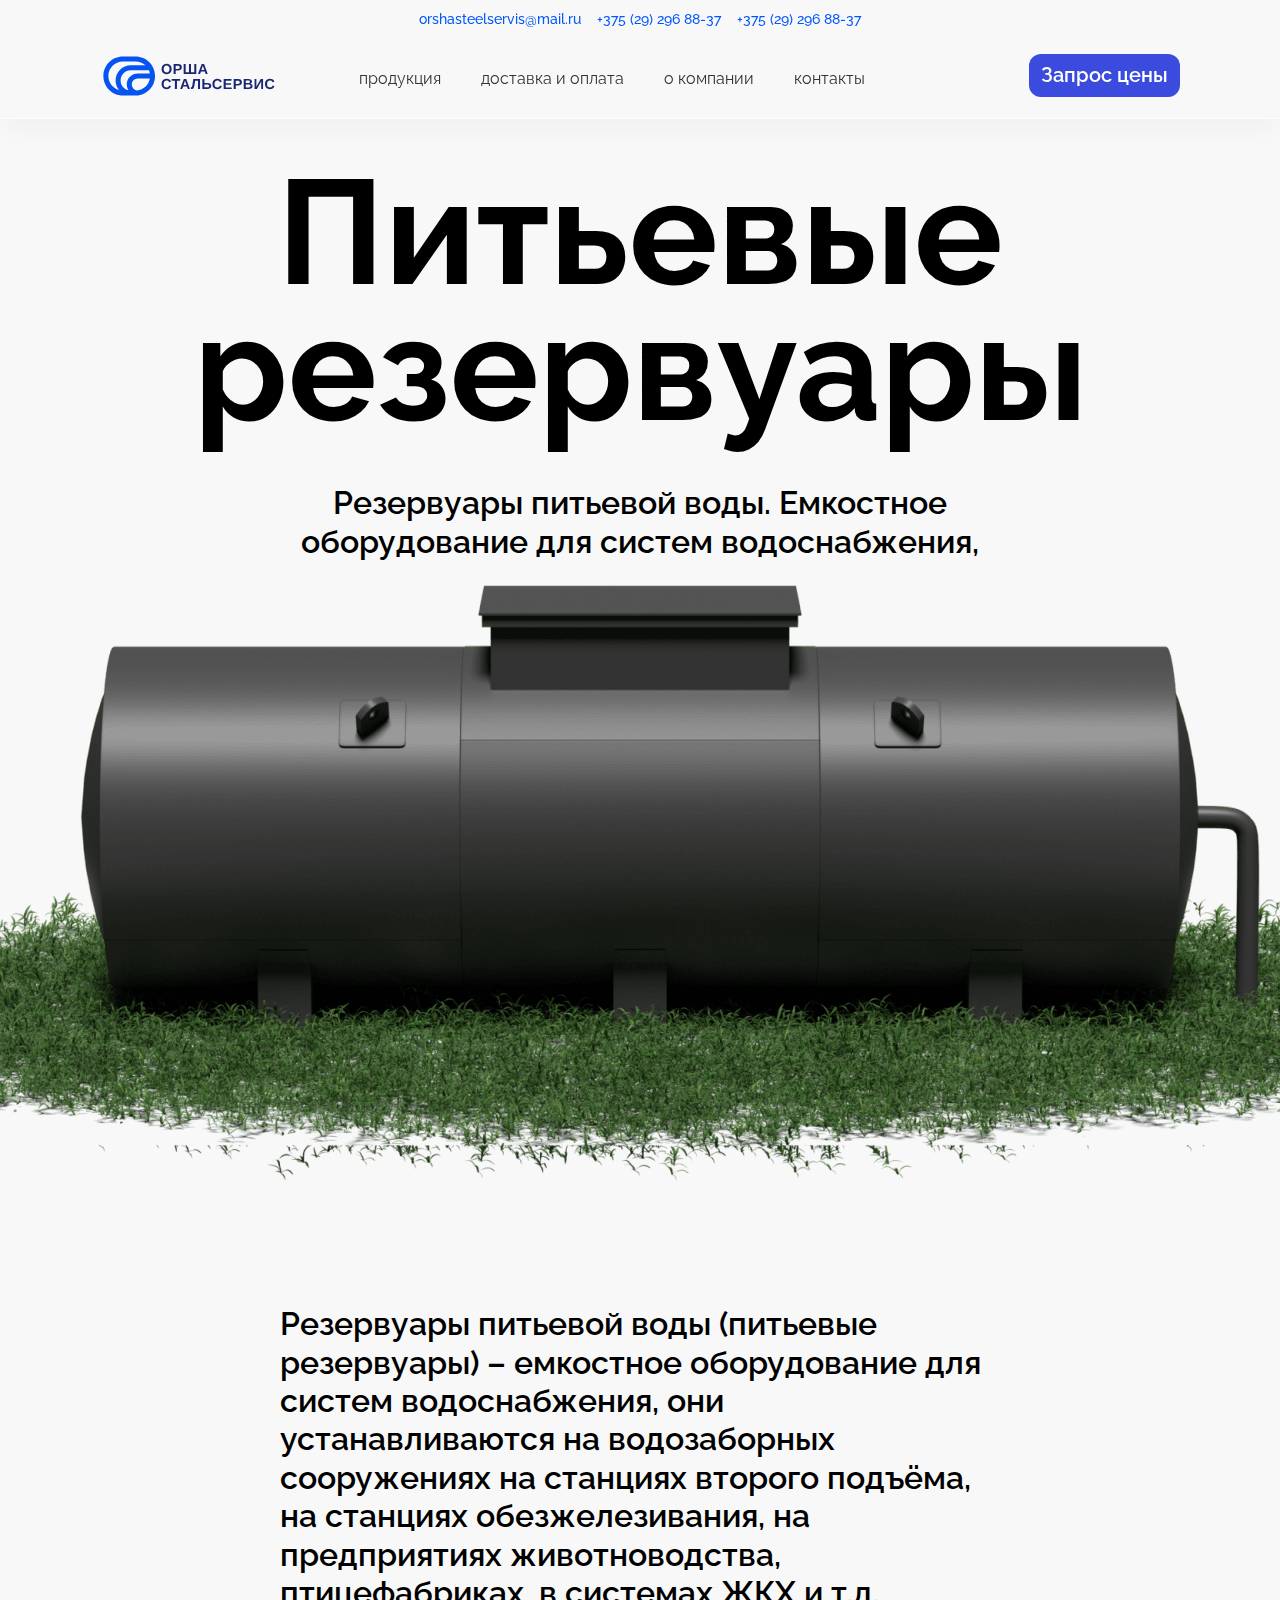
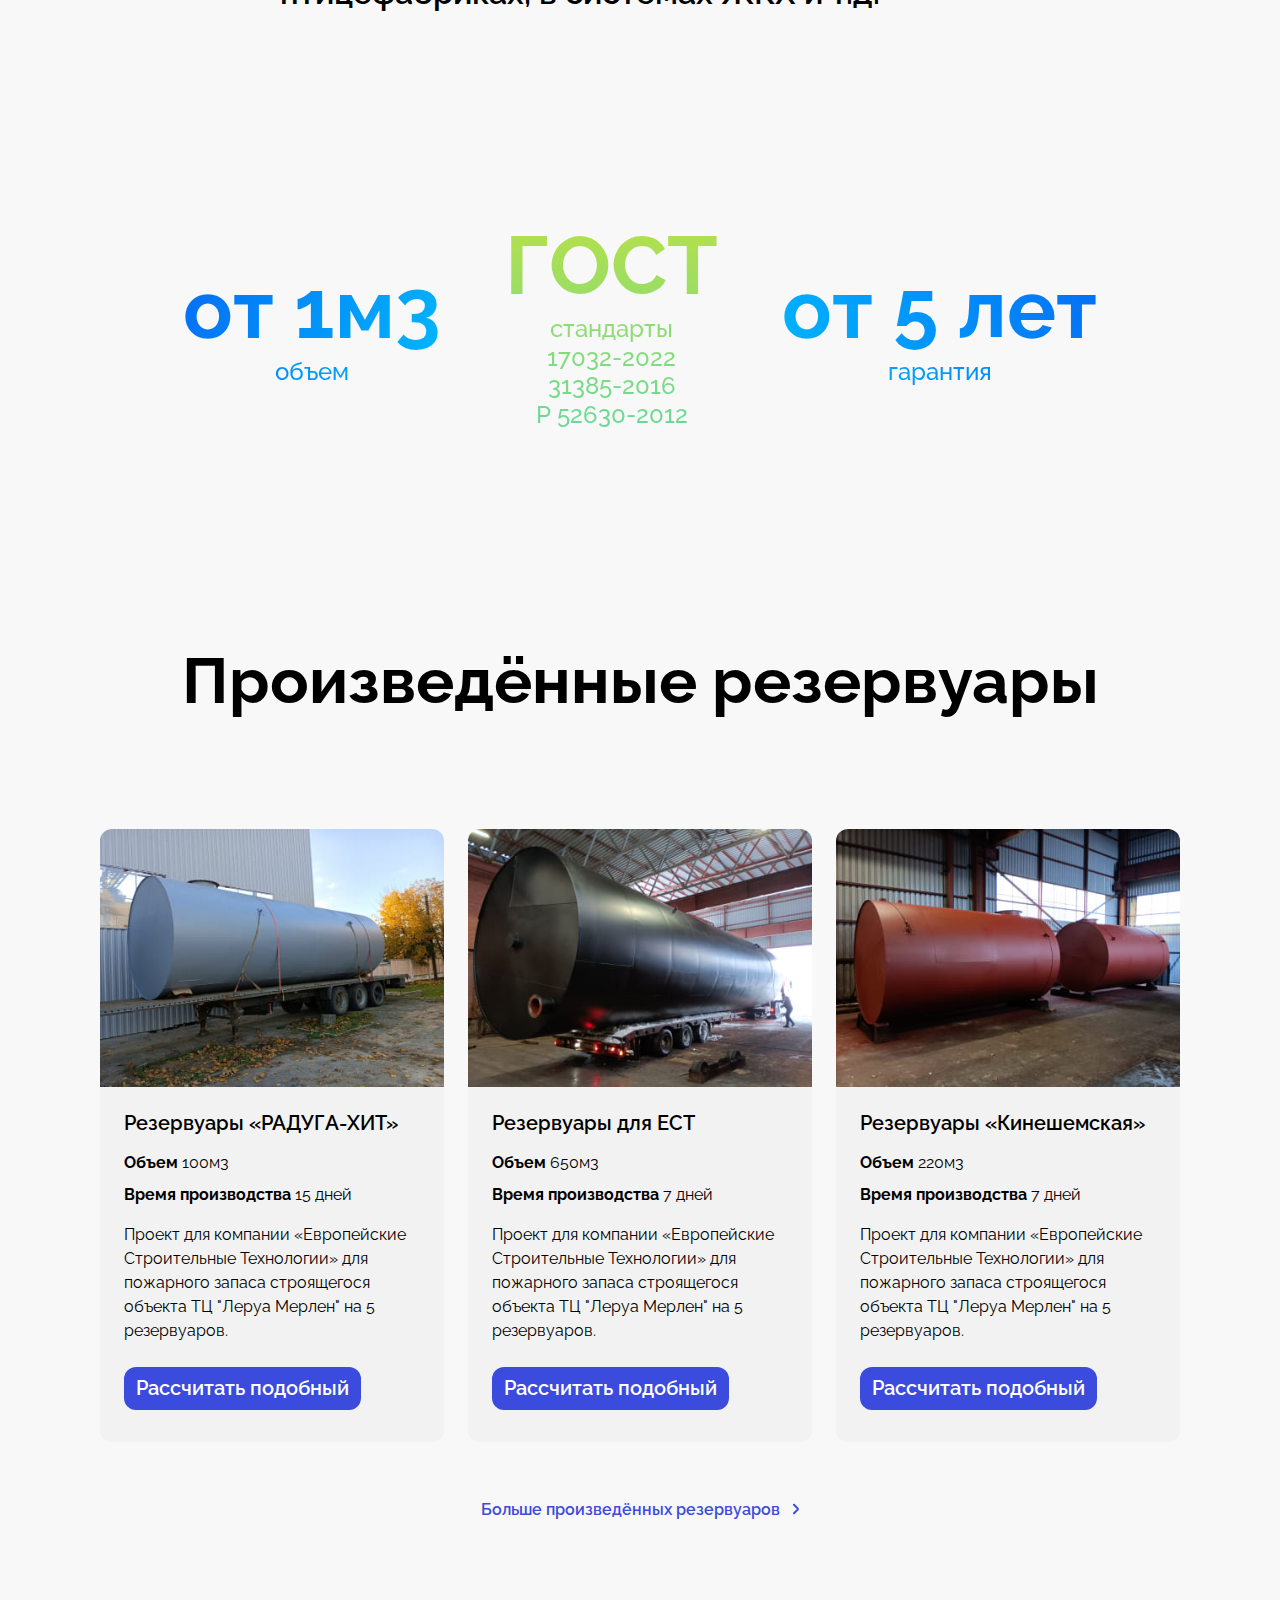
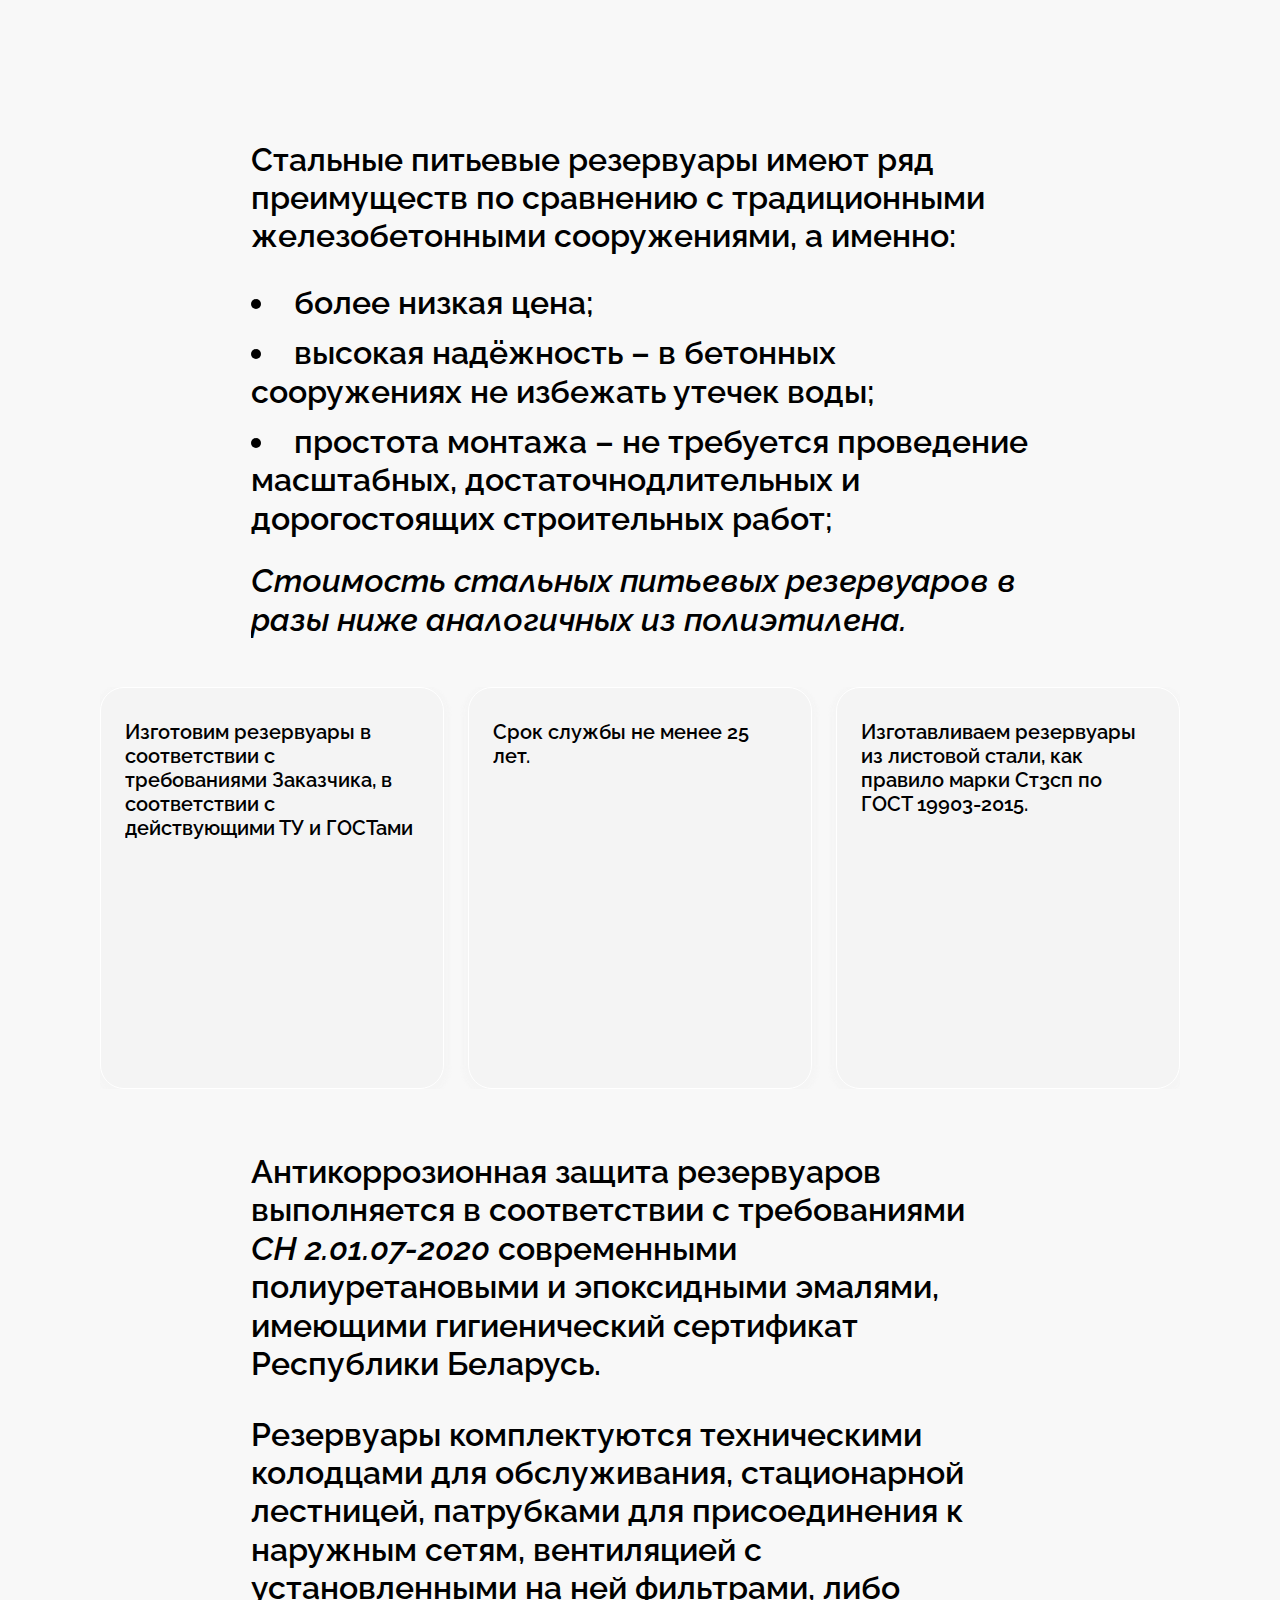
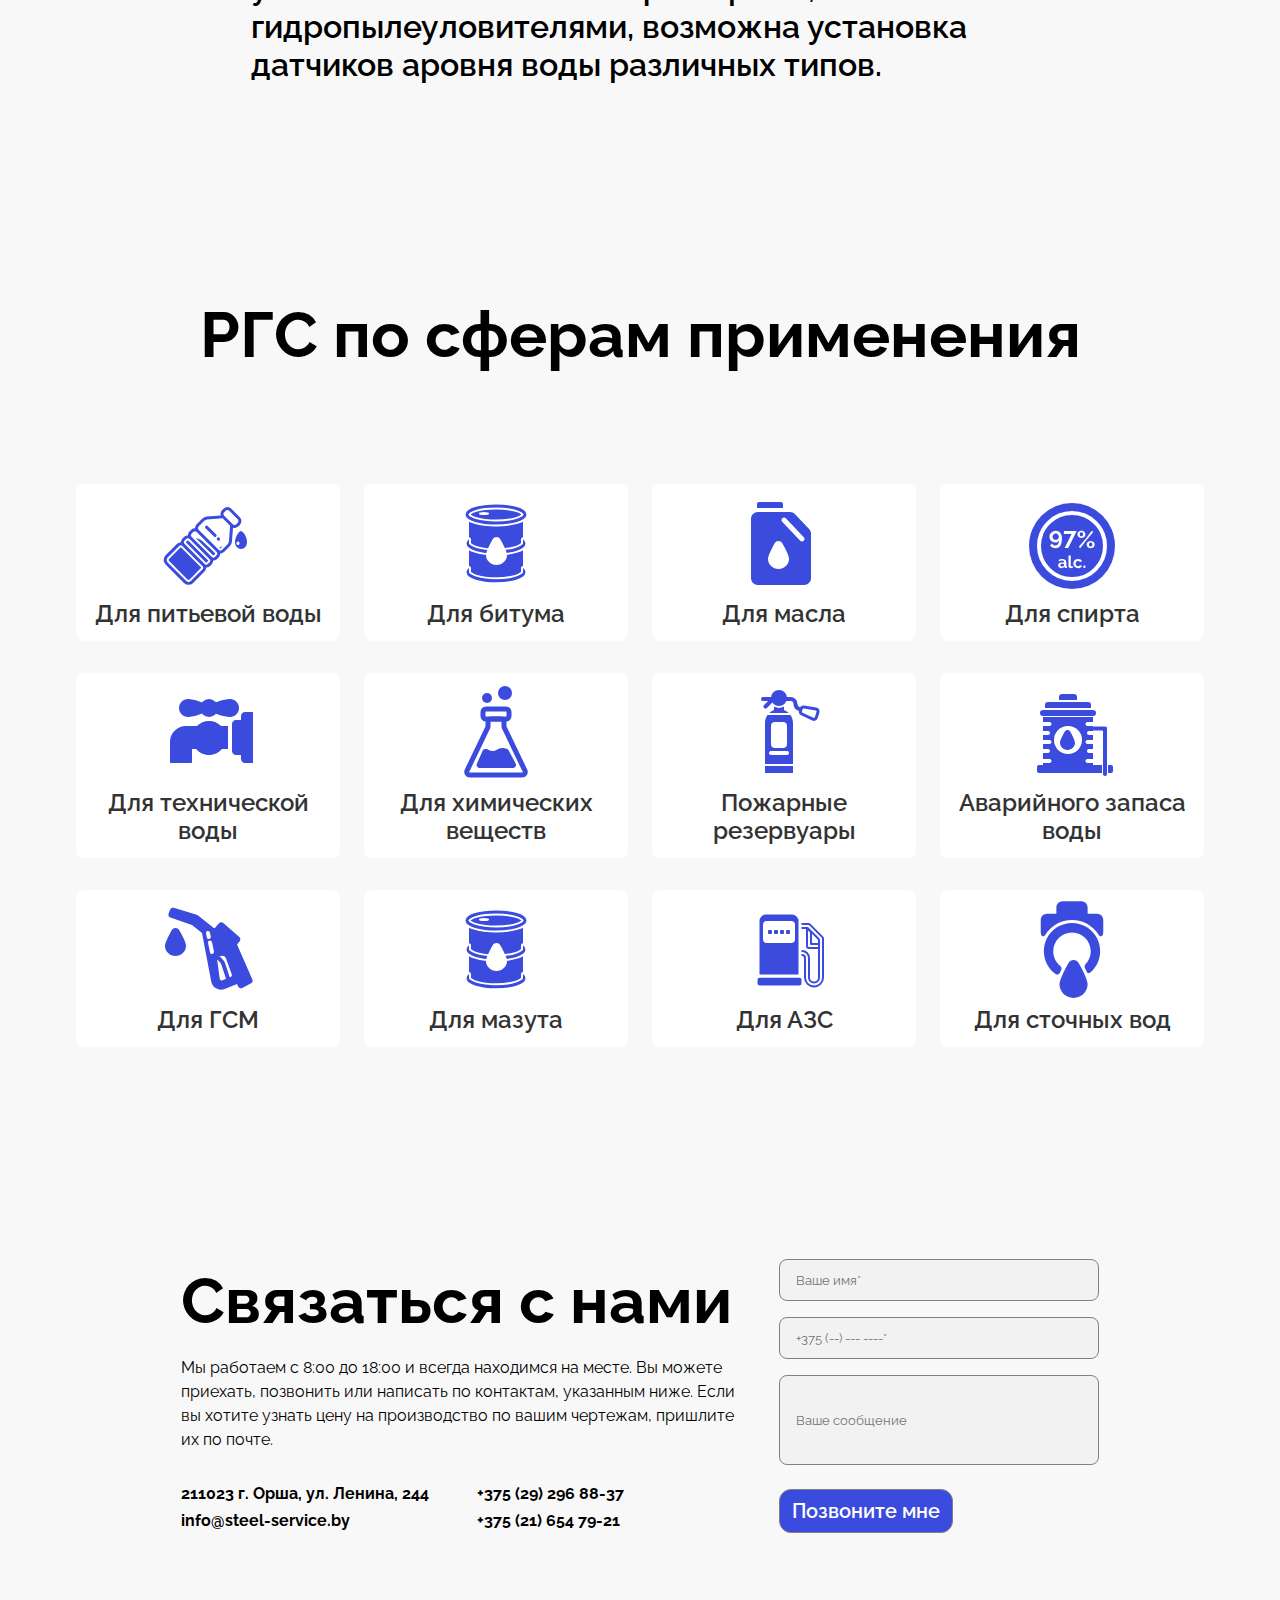
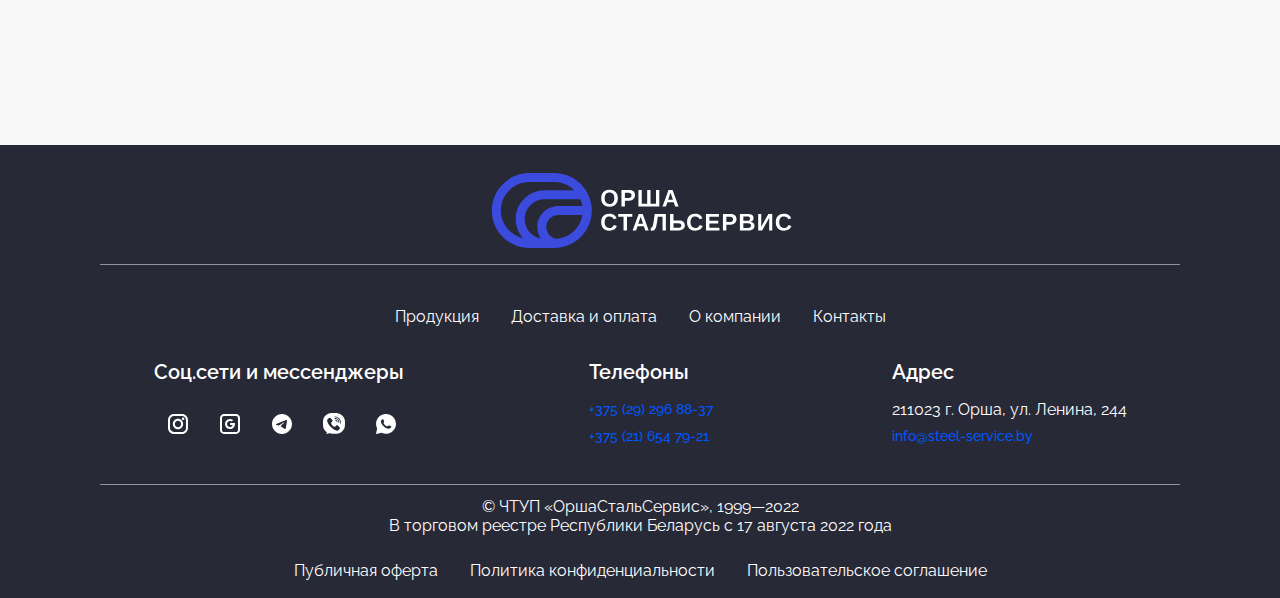
<file: category_horizontal_rez_drink.html>
<!DOCTYPE html>
<html lang="en">
<head>
	<meta name="robots" content="noindex nofollow">
	<meta charset="UTF-8">
	<link rel="preconnect" href="https://fonts.googleapis.com"><link rel="preconnect" href="https://fonts.gstatic.com" crossorigin><link href="https://fonts.googleapis.com/css2?family=Raleway:ital,wght@0,100;0,200;0,300;0,400;0,500;0,600;0,700;0,800;0,900;1,100;1,200;1,300;1,400;1,500;1,600;1,700;1,800;1,900&display=swap" rel="stylesheet">
	<link type="image/x-icon" href="image/oss_favicon.ico" rel="shortcut icon">
	<link type="Image/x-icon" href="image/oss_favicon.ico" rel="icon">
	<link rel="stylesheet" href="komponent.css">
	<link rel="stylesheet" href="style.css">
	<script defer src="jquery/jquery-3.6.1.js"></script>
	<script defer src="my_script.js"></script>
	<meta name="viewport" content="width=device-width, initial-scale=1.0">
	<title>ОршаСтальСервис</title>
</head>
<body>

<!-- MODAL -->
	<div class="modal">
		<div class="modal_container">
			<div class="modal_item">
				<div class="modal_img">
					<img src="image/modal_image.png" alt="">
				</div>
				<div class="modal_form">
					
					<div class="close_icon">
						<img src="image/modal_close.svg" alt="">
					</div>

					<h3 class="tal semi_bold">
						Оставьте заявку, мы скоро перезвоним
					</h3>

						<div class="mgv_24"></div>
					<input type="name" placeholder="Ваше имя*">
						<div class="mgv_16"></div>
					<input type="tel" placeholder="+375 (--) --- ----*">
						<div class="mgv_16"></div>
					<input type="textarea" class="input_massage" placeholder="Ваше сообщение">
						<div class="mgv_16"></div>
					<input type="submit" class="btn_submit" value="Позвоните мне"/>
				</div>
			</div>
		</div>
	</div>
<!-- MODAL END -->


<!-- HEAD -->
 	<header>
	 	
	 	<div class="header-container">
	 		<div class="header_container-contact">
	 			<a href="#" class="link_main">
	 				<div class="btn_trit">orshasteelservis@mail.ru</div>
	 			</a>
	 			<a href="tel:+375292968837" class="link_main">
	 				<div class="btn_trit num_two">+375 (29) 296 88-37</div>
	 			</a>
	 			<a href="tel:+375292968837" class="link_main">
	 				<div class="btn_trit">+375 (29) 296 88-37</div>
	 			</a>
	 		</div>

	 		<div class="header_container-navigation">
	 			<a href="index.html">
		 			<div class="header_container_navigation-logo">
		 					<img src="image/logo_container.svg" alt="">
		 			</div>
	 			</a>

	 			<div class="header_navigation">
	 				<a href="products.html">
	 					<div class="btn_trit">продукция</div>
	 				</a>
	 				<div class="mgv_8"></div>
	 				<a href="delivery.html">
	 					<div class="btn_trit">доставка и оплата</div>
	 				</a>
	 				<div class="mgv_8"></div>
	 				<a href="about_us.html">
	 					<div class="btn_trit">о компании</div>
	 				</a>
	 				<div class="mgv_8"></div>
	 				<a href="contact.html">
	 					<div class="btn_trit">контакты</div>
	 				</a>
	 				<div class="mgv_strech header_mob_visible"></div>
	 				<a href="tel:+375292968837">
	 					<div class="btn_trit header_mob_visible">
	 						<strong>
	 						+375 (29) 296 88-37
	 						</strong>
	 					</div>
	 				</a>
	 				<div class="mgv_8 header_mob_visible"></div>
	 				<a href="tel:+375292968837">
	 					<div class="btn_trit header_mob_visible">
	 						<strong>
	 						+375 (29) 296 88-37
	 						</strong>
	 					</div>
	 				</a>
	 				<div class="mgv_8 header_mob_visible"></div>
	 				<a href="#">
	 					<div class="btn_trit header_mob_visible">
	 						<strong>
	 						orshasteelservis@mail.ru
	 						</strong>
	 					</div>
	 				</a>
	 				<div class="mgv_8 header_mob_visible"></div>
	 				<a href="#">
	 					<div class="btn_trit header_mob_visible">
	 						<strong>
	 							211023 г. Орша, ул. Ленина, 244
	 						</strong>
	 					</div>
	 				</a>
	 				<div class="mgv_strech header_mob_visible"></div>
	 				<a href="#">
	 					<div class="btn_trit btn_header header_mob_visible">
	 						Запрос цены
	 					</div>
	 				</a>
	 			
	 			</div>
	 			<div class="btn_main align_self-center hed_btn">Запрос цены</div>
	 			<div class="burger">
	 				<img src="image/burger_menu.svg" alt="">
	 			</div>
	 		</div>
	 	</div>
 	</header>
<!-- HEADER END -->

<div class="flex-container">

<!-- FIRST_SCREEN -->
	<div class="headline_container1">
		<div class="category_headline">
			<h1 class="headline_container">
				Питьевые резервуары
			</h1>
				<div class="mgv_48"></div>
			<p class="text_main tac width778 m-width100">
				Резервуары питьевой воды. Емкостное оборудование для систем водоснабжения,
			</p>
				<div class="mgv_24"></div>
				<img src="image/drink-rez-main.png" alt="">
		</div>
		
	</div>
<!-- FIRST_SCREEN END -->

		<div class="mgv_110"></div>
 
 <!-- ABOUT_US -->
	<div class="about_us_container">
		<p class="text_main">Резервуары питьевой воды (питьевые резервуары) – емкостное оборудование для систем водоснабжения, они устанавливаются на водозаборных сооружениях на станциях второго подъёма, на станциях обезжелезивания, на предприятиях животноводства, птицефабриках, в системах ЖКХ и т.д.</p>
	</div>
 <!-- ABOUT_US END -->

		<div class="mgv_48"></div>

<!-- ADVANTAGE --> 
<div class="advantage_container category_margin fluex-column-center">
	<div class="advantage_item advantage_item1">
		<p class="adventage_line1">от 1м3</p>
		<p class="adventage_line2">объем</p>
	</div>
	<div class="advantage_item advantage_item2">
		<p class="adventage_line1">ГОСТ</p>
		<p class="adventage_line2">стандарты</p>
		<p class="adventage_line2">17032-2022</p>
		<p class="adventage_line2">31385-2016</p>
		<p class="adventage_line2">Р 52630-2012</p>
	</div>
	<div class="advantage_item advantage_item3">
		<p class="adventage_line1">от 5 лет</p>
		<p class="adventage_line2">гарантия</p>
	</div>
</div>
<!-- ADVANTAGE_END -->

		<div class="mgv_212"></div>




<!-- CASE -->
	<h2 class="headline_2">Произведённые резервуары</h2>
	<div class="mgv_110"></div>
	<div class="case_container">
		<div class="case_item">
			<div class="case_item_image">
				<img src="image/case_1.jpg" alt="">
			</div>
			<div class="case_content">
					<div class="mgv_24"></div>
				<h4 class="semi_bold">
					Резервуары «РАДУГА-ХИТ»
				</h4>
					<div class="mgv_16"></div>
				<p class="text_trit">
					<strong>Объем</strong> 100м3
				</p>
					<div class="mgv_8"></div>
				<p class="text_trit">
					<strong>Время производства</strong> 15 дней
				</p>
					<div class="mgv_16"></div>
				<p class="text_trit">
					Проект для компании «Европейские Строительные Технологии» для пожарного запаса строящегося объекта ТЦ "Леруа Мерлен" на 5 резервуаров.
				</p>
					<div class="mgv_24"></div>
				<div class="btn_main">
					Рассчитать подобный
				</div>
			</div>
		</div>
		<div class="case_item">	
			<div class="case_item_image">
				<img src="image/case_2.jpg" alt="">
			</div>
			<div class="case_content">
					<div class="mgv_24"></div>
				<h4 class="semi_bold">
					Резервуары для ЕСТ
				</h4>
					<div class="mgv_16"></div>
				<p class="text_trit">
					<strong>Объем</strong> 650м3
				</p>
					<div class="mgv_8"></div>
				<p class="text_trit">
					<strong>Время производства</strong> 7 дней
				</p>
					<div class="mgv_16"></div>
				<p class="text_trit">
					Проект для компании «Европейские Строительные Технологии» для пожарного запаса строящегося объекта ТЦ "Леруа Мерлен" на 5 резервуаров.
				</p>
					<div class="mgv_24"></div>
				<div class="btn_main">
					Рассчитать подобный
				</div>
			</div>
		</div>
		<div class="case_item">
			<div class="case_item_image">
				<img src="image/case_3.jpg" alt="">
			</div>
			<div class="case_content">
					<div class="mgv_24"></div>
				<h4 class="semi_bold">
					Резервуары «Кинешемская»
				</h4>
					<div class="mgv_16"></div>
				<p class="text_trit">
					<strong>Объем</strong> 220м3
				</p>
					<div class="mgv_8"></div>
				<p class="text_trit">
					<strong>Время производства</strong> 7 дней
				</p>
					<div class="mgv_16"></div>
				<p class="text_trit">
					Проект для компании «Европейские Строительные Технологии» для пожарного запаса строящегося объекта ТЦ "Леруа Мерлен" на 5 резервуаров.
				</p>
					<div class="mgv_24"></div>
				<div class="btn_main">Рассчитать подобный</div>
			</div>
		</div>
	</div>
	<div class="mgv_48"></div>
	<a href="case.html">
		<div class="btn_trit flex-el fluex-column-center flex-grap-8px color_main semi_bold">
			Больше произведённых резервуаров&nbsp;<img src="image/icon-right.svg" alt="">
		</div>
	</a>
<!-- CASE END -->


	<div class="mgv_212"></div>


<!-- TEXT -->
<div class="flex-col width778 m-width100">
	<p class="text_main">
		Стальные питьевые резервуары имеют ряд преимуществ по сравнению с традиционными железобетонными сооружениями, а именно:
	</p>
	<ul class="big-list mgv16">
		<li class="text_main mgv12">
			более низкая цена;
		</li>
		<li class="text_main mgv12">
			высокая надёжность – в бетонных сооружениях не избежать утечек воды;
		</li>
		<li class="text_main mgv12">
			простота монтажа – не требуется проведение масштабных, достаточнодлительных и дорогостоящих строительных работ;
		</li>
	</ul>
		<p class="text_main mgv24">
			<i>Стоимость стальных питьевых резервуаров в разы ниже аналогичных из полиэтилена.</i>
		</p>		
</div>
	<div class="flex-row flex-start gap24 mgv48 width1080 m-width100 m-flex-col">
		<div class="flex-col grow gap24 card-pic padding24-32 ">
			<p class="p20 width296">
				Изготовим резервуары в соответствии с требованиями Заказчика, в соответствии с действующими ТУ и ГОСТами
			</p>
		</div>
		<div class="flex-col grow gap24 card-pic padding24-32">
			<p class="p20 width296">
				Срок службы не менее 25 лет.
			</p>
		</div>
		<div class="flex-col grow gap24 card-pic padding24-32">
			<p class="p20 width296">
				Изготавливаем резервуары из листовой стали, как правило марки Ст3сп по ГОСТ 19903-2015.
			</p>
		</div>
	</div>
	<div class="flex-col flex-start width778 m-width100">
		<p class="text_main mgv64">
			Антикоррозионная защита резервуаров выполняется в соответствии с требованиями <i>СН 2.01.07-2020</i> современными полиуретановыми и эпоксидными эмалями, имеющими гигиенический сертификат Республики Беларусь.
		</p>
		<p class="text_main mgv32">
			Резервуары комплектуются техническими колодцами для обслуживания, стационарной лестницей, патрубками для присоединения к наружным сетям, вентиляцией с установленными на ней фильтрами, либо гидропылеуловителями, возможна установка датчиков аровня воды различных типов.
		</p>
	</div>
<!-- END-TEXT -->


<div class="mgv_212"></div>


<!-- CATEGORII PRIMENENIA -->
<h2>РГС по сферам применения</h2>
<div class="mgv_110"></div>
<div class="categorii_primenenia_container">
<a href="category_primenenia_drink_water.html">
	<div class="categorii_primenenia_item">
		<div class="categorii_primenenia_image pointer">
			<img class="pointer" src="image/icon/categorii_primenenia_image_01.svg" alt="">
		</div>
		<h3 class="tac pointer">
			Для питьевой воды
		</h3>
	</div>
</a>
<a href="category_primenenia_bitum.html">
	<div class="categorii_primenenia_item">
		<div class="categorii_primenenia_image">
			<img class="pointer" src="image/icon/categorii_primenenia_image_02.svg" alt="">
		</div>
		<h3 class="tac pointer">
			Для битума
		</h3>
	</div>
</a>
<a href="category_primenenia_oil.html">
	<div class="categorii_primenenia_item">
		<div class="categorii_primenenia_image">
			<img class="pointer" src="image/icon/categorii_primenenia_image_03.svg" alt="">
		</div>
		<h3 class="tac pointer">
			Для масла
		</h3>
	</div>
</a>
<a href="category_primenenia_alcohol.html">
	<div class="categorii_primenenia_item">
		<div class="categorii_primenenia_image">
			<img class="pointer" src="image/icon/categorii_primenenia_image_05.svg" alt="">
		</div>
		<h3 class="tac pointer">
			Для спирта
		</h3>
	</div>
</a>
</div>
<div class="mgv_32"></div>
<div class="categorii_primenenia_container">
<a href="category_primenenia_tech_water.html">
	<div class="categorii_primenenia_item">
		<div class="categorii_primenenia_image">
			<img class="pointer" src="image/icon/categorii_primenenia_image_04.svg" alt="">
		</div>
		<h3 class="tac pointer">
			Для технической воды
		</h3>
	</div>
</a>
<a href="category_primenenia_chemistry.html">
	<div class="categorii_primenenia_item">
		<div class="categorii_primenenia_image">
			<img class="pointer" src="image/icon/categorii_primenenia_image_06.svg" alt="">
		</div>
		<h3 class="tac pointer">
			Для химических веществ
		</h3>
	</div>
</a>
<a href="category_primenenia_firefighter.html">
	<div class="categorii_primenenia_item">
		<div class="categorii_primenenia_image">
			<img class="pointer" src="image/icon/categorii_primenenia_image_12.svg" alt="">
		</div>
		<h3 class="tac pointer">
			Пожарные резервуары
		</h3>
	</div>
</a>
<a href="category_primenenia_water-supply.html">
	<div class="categorii_primenenia_item">
		<div class="categorii_primenenia_image">
			<img class="pointer" src="image/icon/categorii_primenenia_image_08.svg" alt="">
		</div>
		<h3 class="tac pointer">
			Аварийного запаса воды
		</h3>
	</div>
</a>
</div>
<div class="mgv_32"></div>
<div class="categorii_primenenia_container">
<a href="category_primenenia_gsm.html">
	<div class="categorii_primenenia_item">
		<div class="categorii_primenenia_image">
			<img class="pointer" src="image/icon/categorii_primenenia_image_09.svg" alt="">
		</div>
		<h3 class="tac pointer">
			Для ГСМ
		</h3>
	</div>
</a>
<a href="category_primenenia_mazut.html">
	<div class="categorii_primenenia_item">
		<div class="categorii_primenenia_image">
			<img class="pointer" src="image/icon/categorii_primenenia_image_10.svg" alt="">
		</div>
		<h3 class="tac pointer">
			Для мазута
		</h3>
	</div>
</a>
<a href="category_primenenia_azs.html">
	<div class="categorii_primenenia_item">
		<div class="categorii_primenenia_image">
			<img class="pointer" src="image/icon/categorii_primenenia_image_11.svg" alt="">
		</div>
		<h3 class="tac pointer">
			Для АЗС
		</h3>
	</div>
</a>
<a href="category_primenenia_wastewater.html">
	<div class="categorii_primenenia_item">
		<div class="categorii_primenenia_image">
			<img class="pointer" src="image/icon/categorii_primenenia_image_07.svg" alt="">
		</div>
		<h3 class="tac pointer">
			Для сточных вод
		</h3>
	</div>
</a>
</div>
<!-- CATEGORII PRIMENENIA END -->


<div class="mgv_212"></div>


<!-- CONTACT -->
<div class="contact_form_container">
	<div class="contact_container">
		<h2 class="headline tal">Связаться с нами</h2>
		<div class="mgv_16"></div>
		<p class="text_trit">
			Мы работаем с 8:00 до 18:00 и всегда находимся на месте. Вы можете приехать, позвонить или написать по контактам, указанным ниже. Если вы хотите узнать цену на производство по вашим чертежам, пришлите их по почте.</p>
		<div class="mgv_24"></div>
		<div class="addrec_container">
			<ul class="ul_contact">
				<li class="li_container"><strong>211023 г. Орша, ул. Ленина, 244</strong></li>
				<li class="li_container"><strong>info@steel-service.by</strong>
				<!-- <li class="li_container"><strong>+375 (29) 296 88-37</strong></li> -->
			</ul>
			<ul class="ul_contact">
				<li class="li_container"><strong>+375 (29) 296 88-37</strong></li>
				<li class="li_container"><strong>+375 (21) 654 79-21</strong></li>
			</ul>
		</div>
	</div>


	<!-- <div class="form_container"> -->
		<form class="form_container">
			<input type="name" id="form_callus-name"placeholder="Ваше имя*">
			<div class="mgv_16"></div>
			<input type="tel" id="form_callus-phone" placeholder="+375 (--) --- ----*">
			<div class="mgv_16"></div>
			<input type="textarea" id="form_callus-massage" class="input_massage" placeholder="Ваше сообщение">
			<div class="mgv_24"></div>
			<input type="submit" class="btn_submit" value="Позвоните мне"/>
		</form>
	<!-- </div> -->
</div>
<!-- CONTACT END -->



<div class="mgv_212"></div>

</div>
<footer>
	<div class="footer_container">
		<img src="image/logo_footer.svg" alt="">
		
		<div class="footer_line mgv12"></div>

		<div class="flex-center mgv32">
			<div class="flex-row gap24 m-flex-col flex-center m-gap12">
				<a href="products.html" style="color: #fff; border-radius: 8px;">
					<div class="btn_trit">
						Продукция
					</div>
				</a>
				<a href="delivery.html" style="color: #fff; border-radius: 8px;">
					<div class="btn_trit">
						Доставка и оплата
					</div>
				</a>
				<a href="about_us.html" style="color: #fff; border-radius: 8px;">
					<div class="btn_trit">
						О компании
					</div>
				</a>
				<a href="contact.html" style="color: #fff; border-radius: 8px;">
					<div class="btn_trit">
						Контакты
					</div>
				</a>
			</div>
		</div>

		<div class="footer_contact_container mgv24">
			<div class="footer_contact_item">
				<h4 class="semi_bold">Соц.сети и мессенджеры</h4>
				<div class="mgv_16"></div>
					<div class="social_container">
						<a href="">
							<img src="image/social_icon_instagram.svg" alt="">
						</a>
						<a href="">
							<img src="image/social_icon_gmail.svg" alt="">
						</a>
						<a href="">
							<img src="image/social_icon_telegram.svg" alt="">
						</a>
						<a href="">
							<img src="image/social_icon_viber.svg" alt="">
						</a>
						<a href="">
							<img src="image/social_icon_whatsapp.svg" alt="">
						</a>
					</div>
			</div>

			<div class="footer_contact_item">
				<h4 class="semi_bold">Телефоны</h4>
				<div class="mgv_16"></div>
				<a href="#" class="link_main">+375 (29) 296 88-37</a>
				<div class="mgv_8"></div>
				<a href="#" class="link_main">+375 (21) 654 79-21</a>
			</div>

			<div class="footer_contact_item">
				<h4 class="semi_bold">Адрес</h4>
				<div class="mgv_16"></div>
				<p class="">
					211023 г. Орша, ул. Ленина, 244
				</p>
				<div class="mgv_8"></div>
				<a href="#" class="link_main">
					info@steel-service.by
				</a>
			</div>

		</div>

		<div class="footer_line mgv32"></div>

		<div class="last_info">
			<p class="mgv12">
				© ЧТУП «ОршаСтальСервис», 1999—2022
			</p>
			<p class="mgv8">
				В торговом реестре Республики Беларусь с 17 августа 2022 года
			</p>
		</div>
		
		<div class="flex-center mgv16">
			<div class="flex-row gap24 m-flex-col flex-center m-gap12">
				<div class="btn_trit">
					Публичная оферта
				</div>
				<div class="btn_trit">
					Политика конфиденциальности
				</div>
				<div class="btn_trit">
					Пользовательское соглашение
				</div>
			</div>
		</div>

	</div>
	<div class="mgv_8"></div>
</footer>




</div>

</body>
</html>
</file>
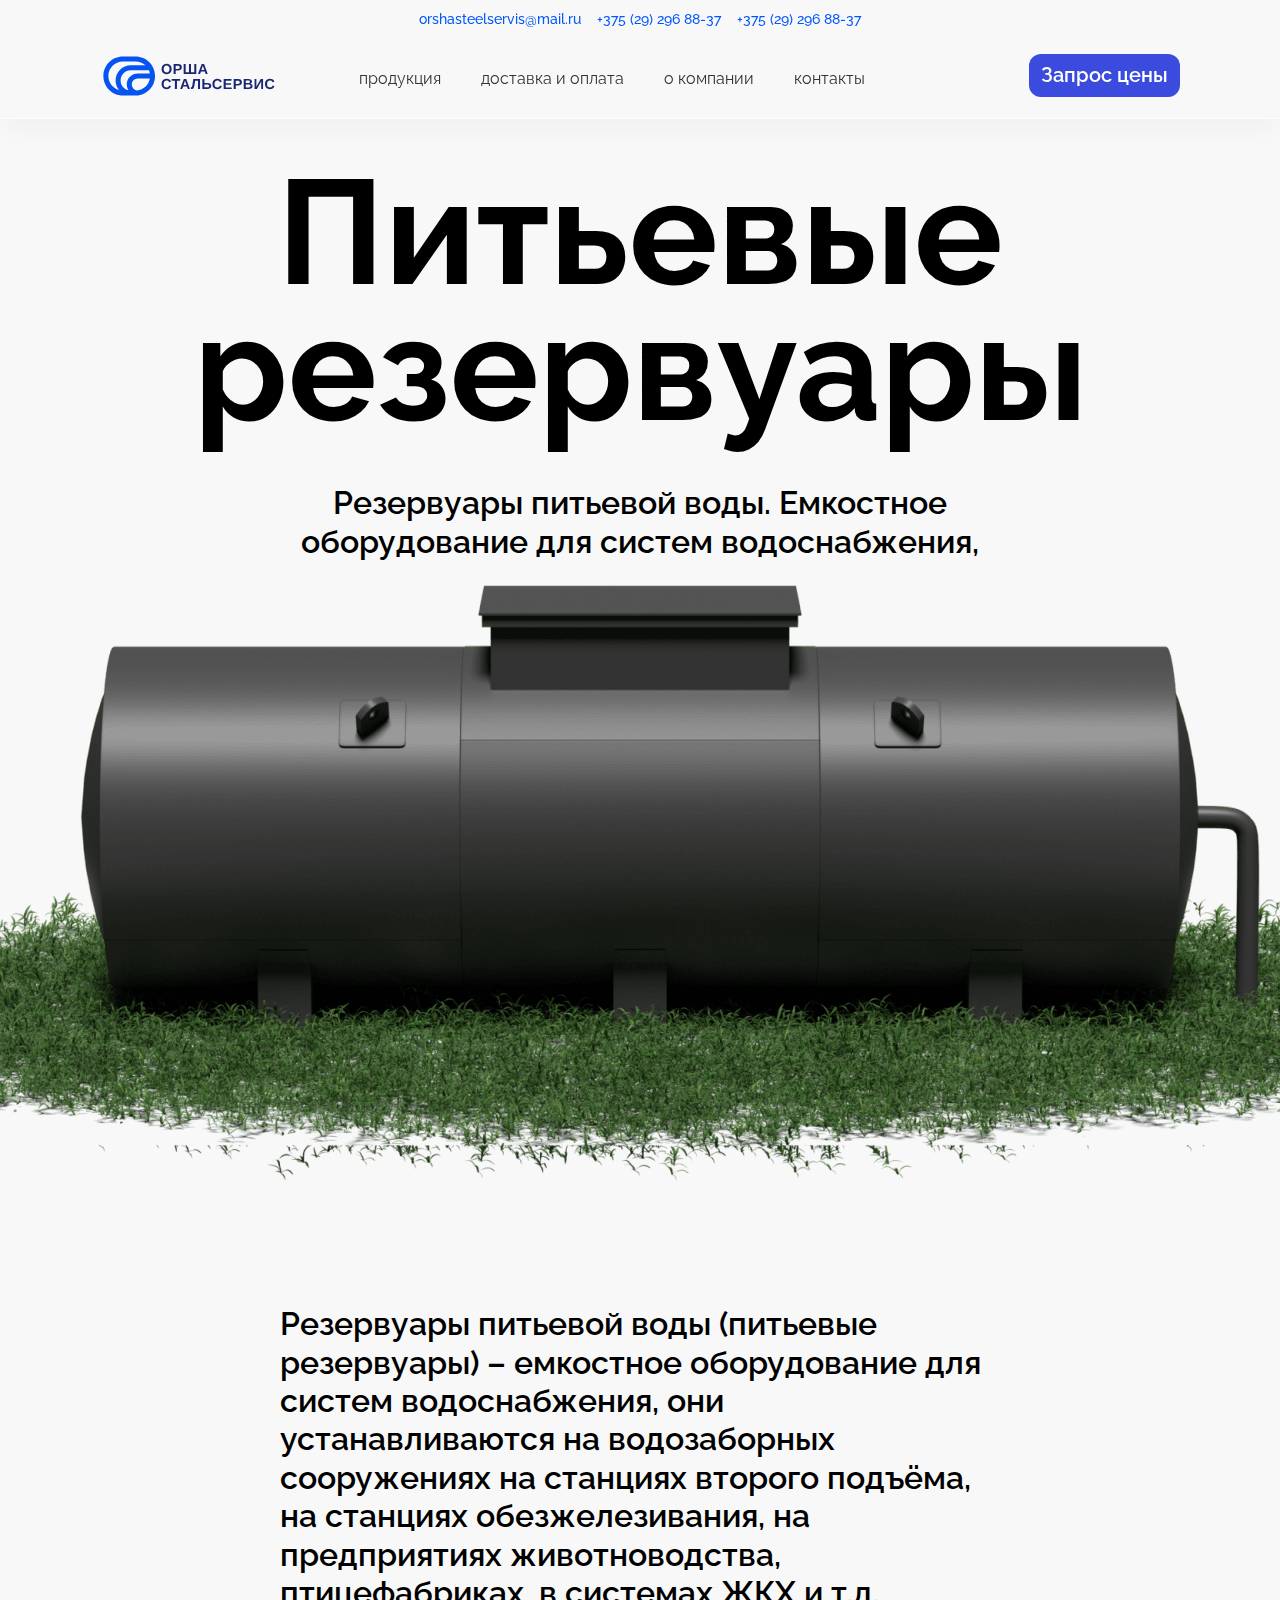
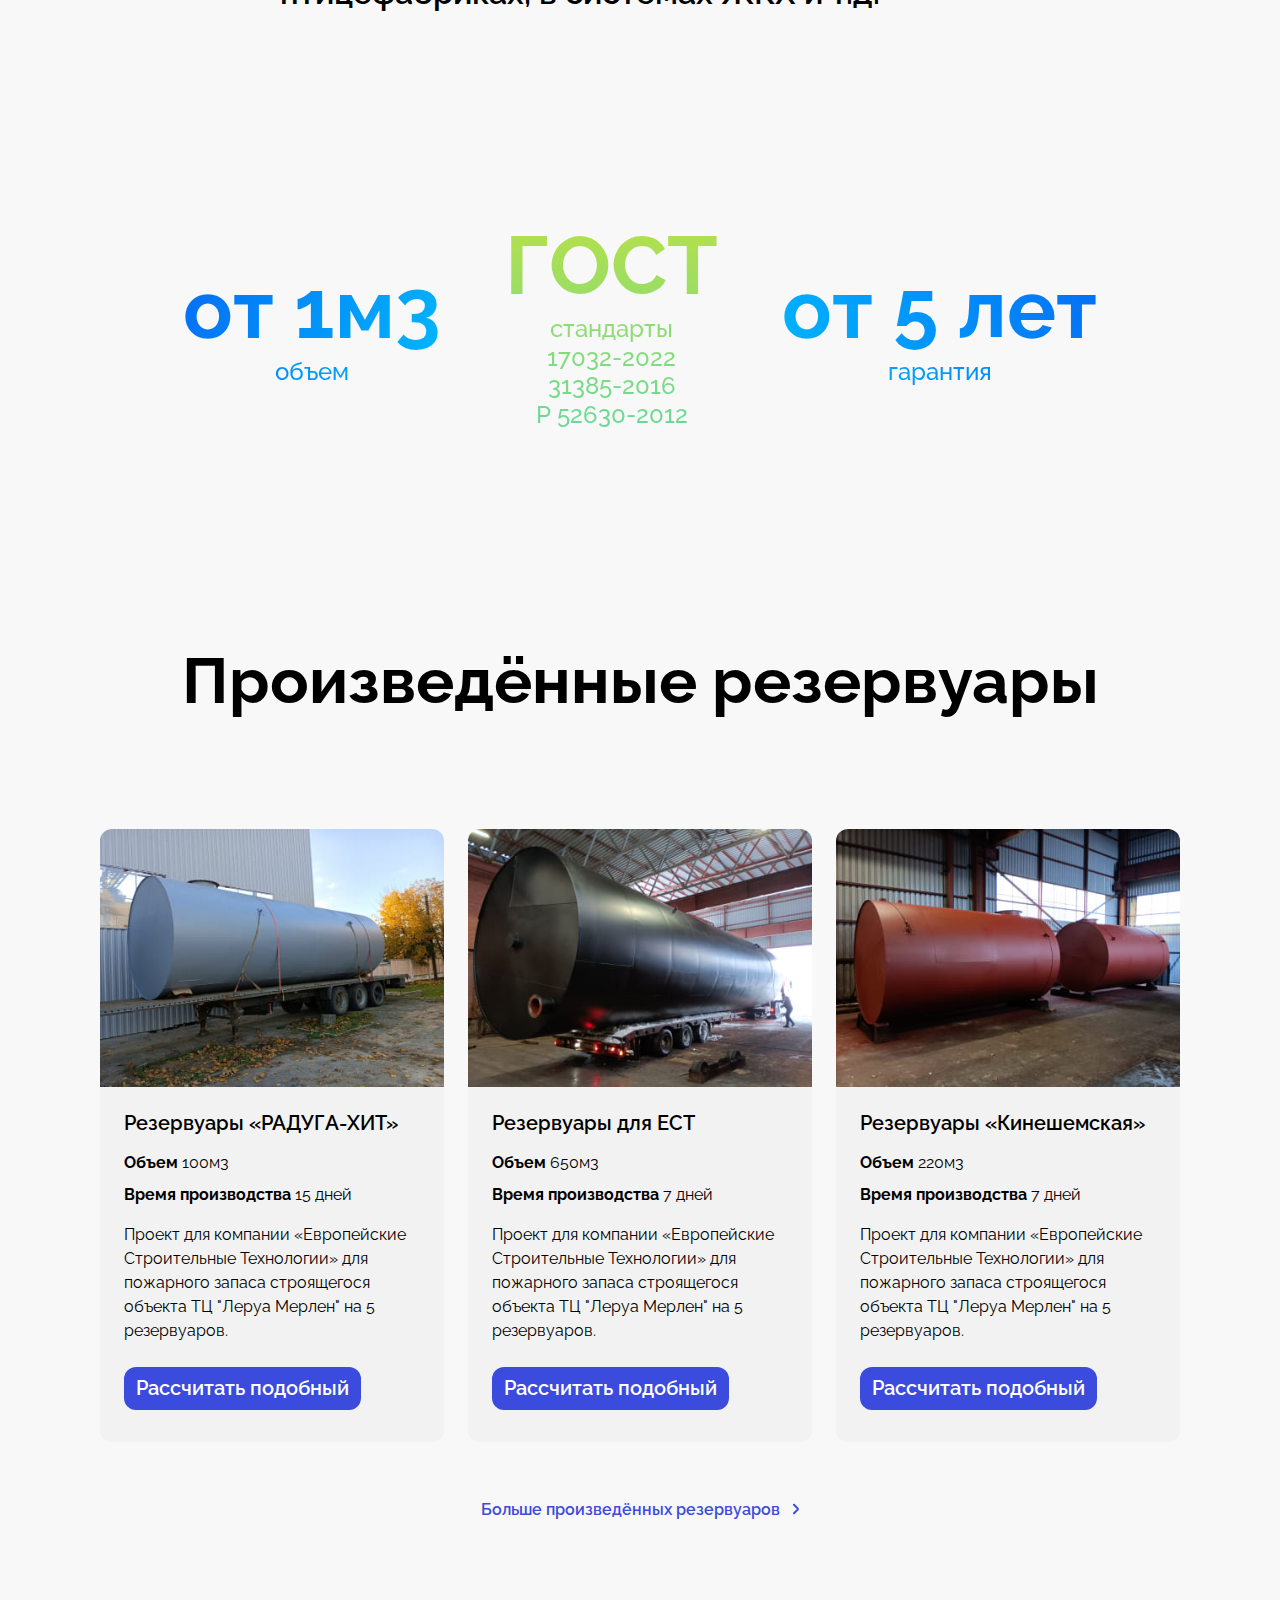
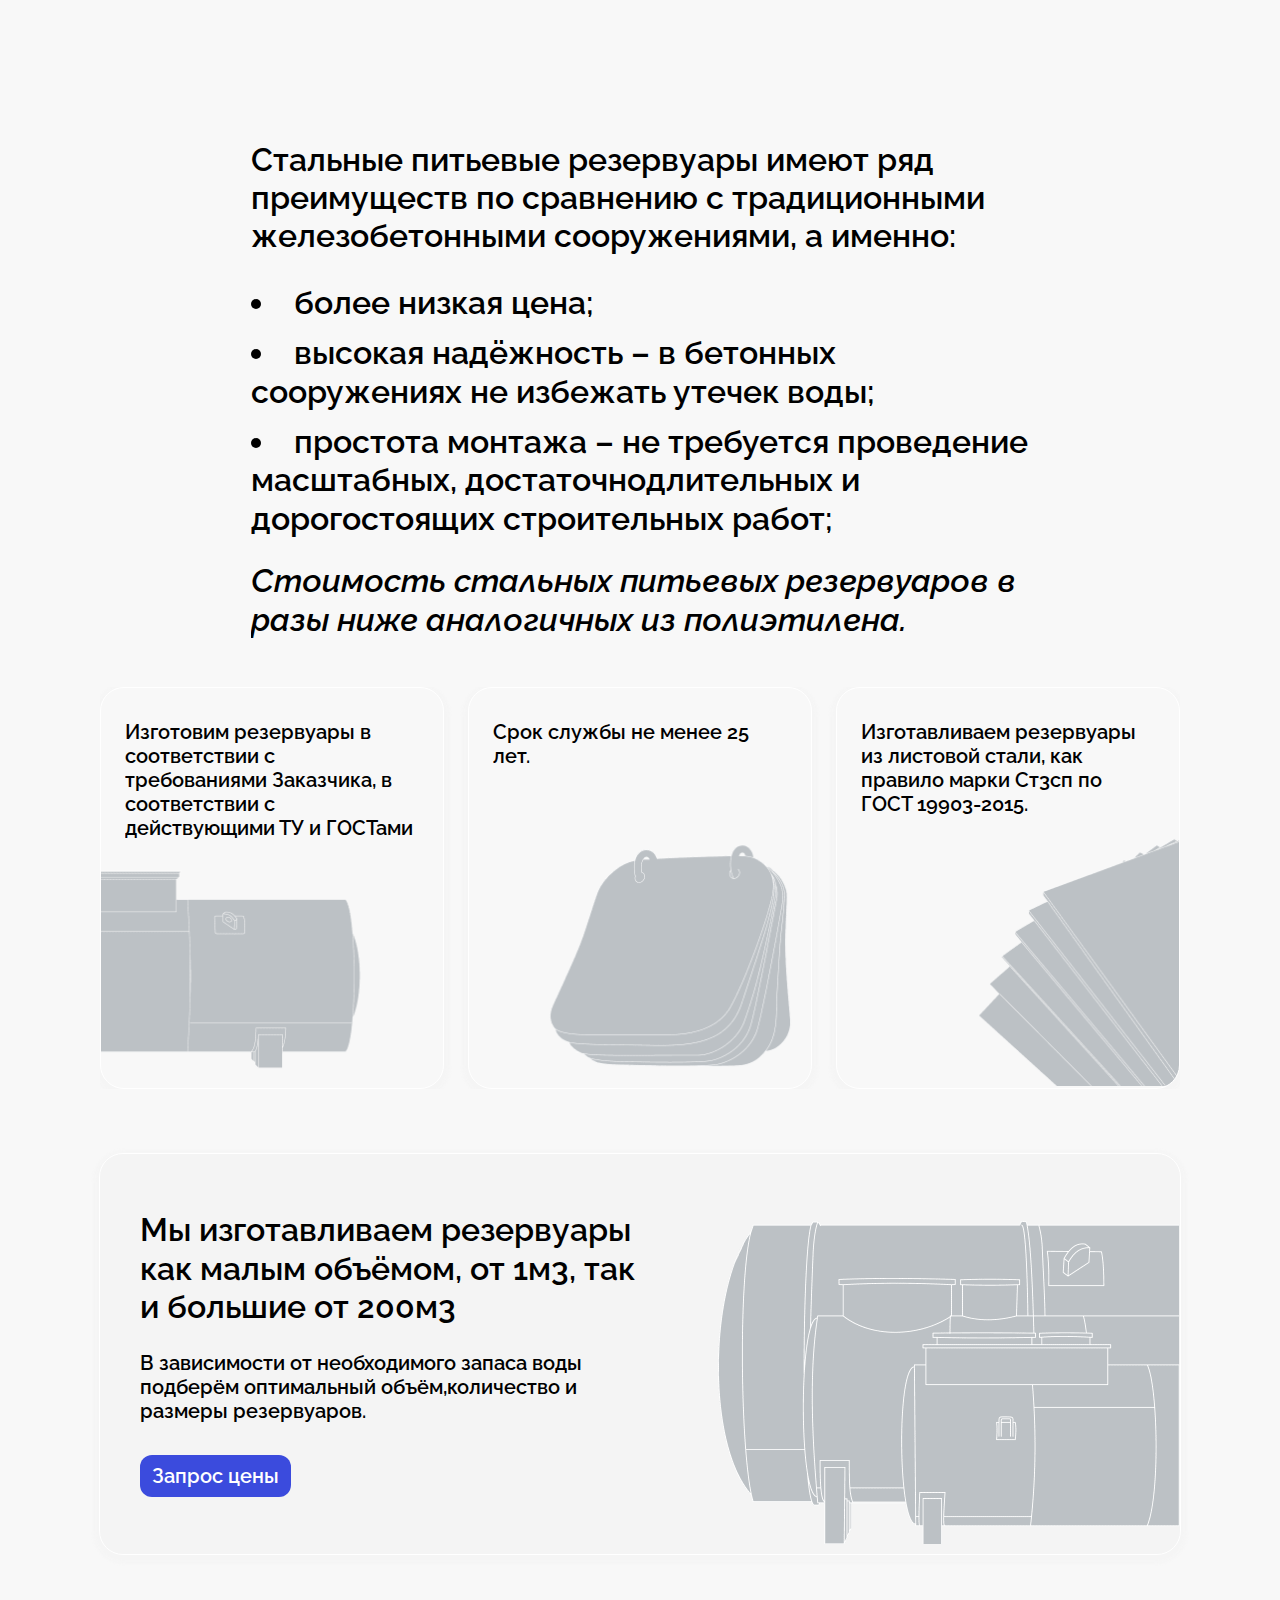
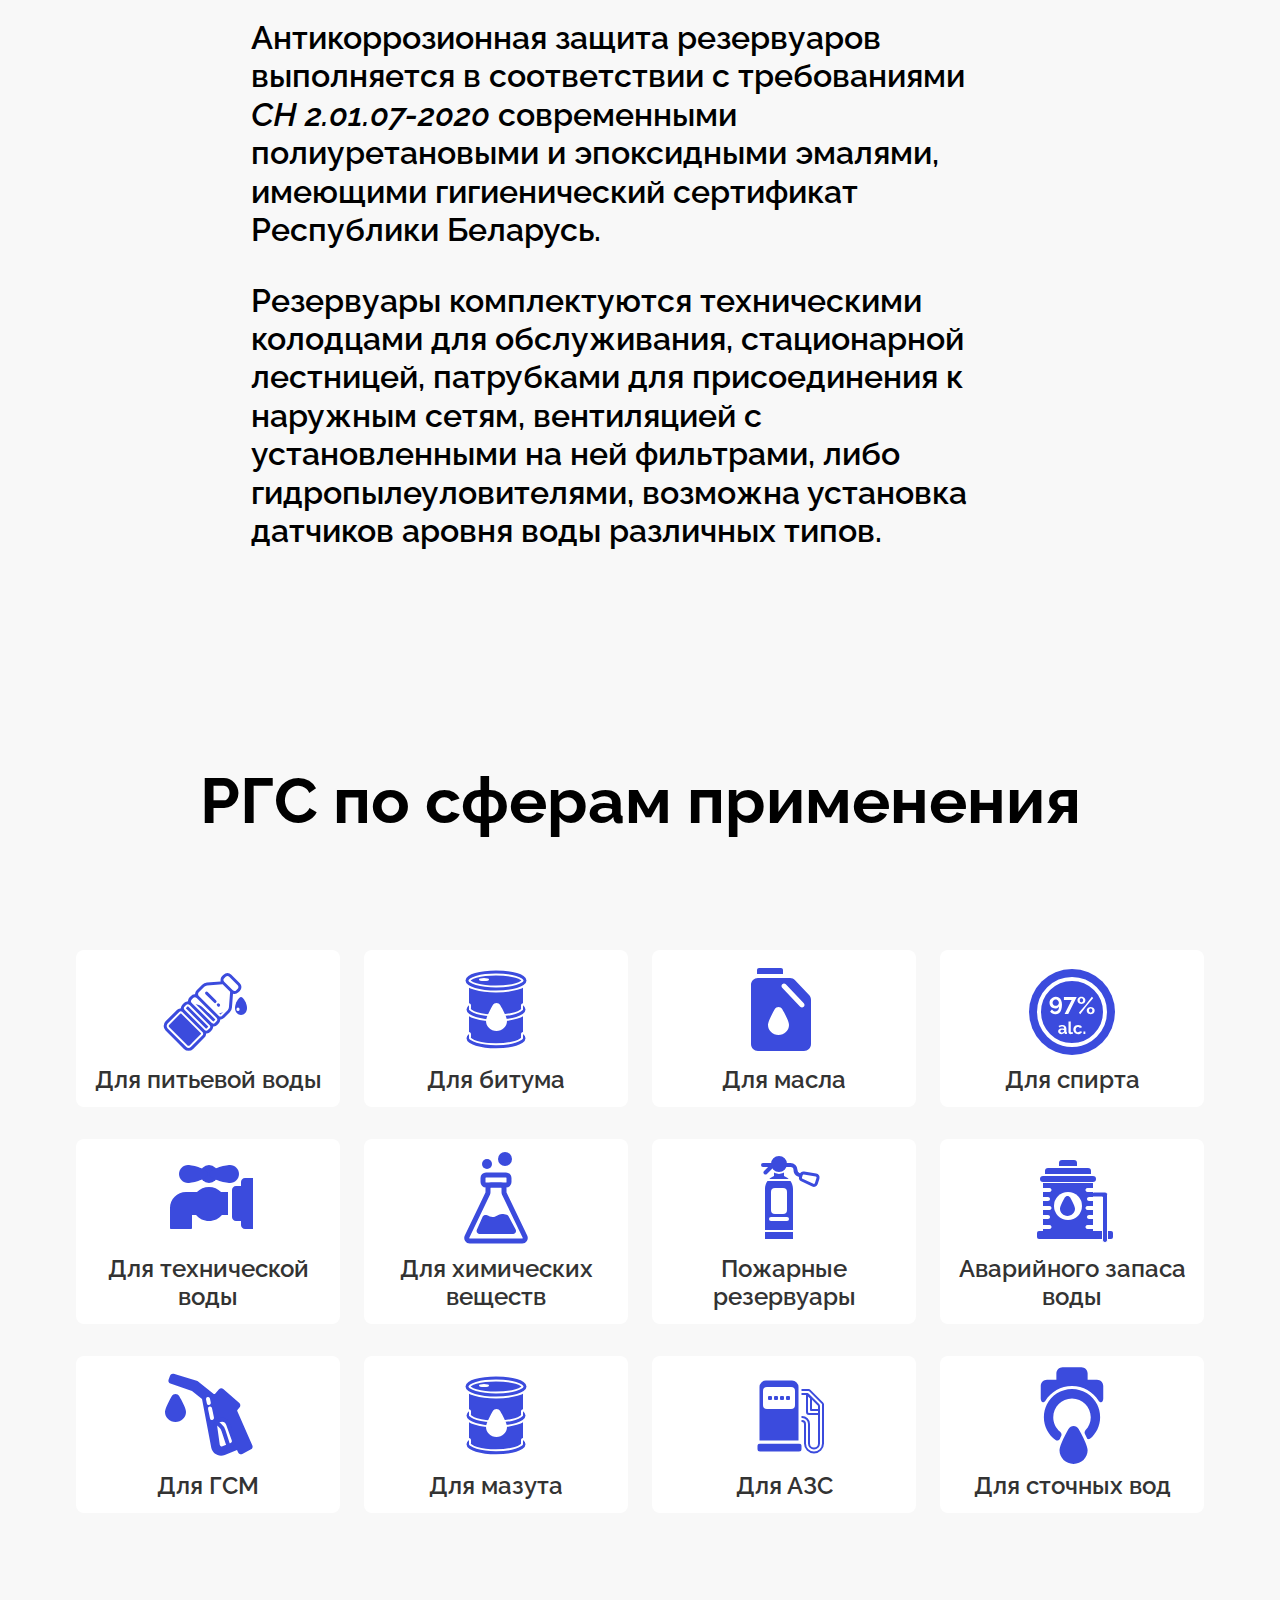
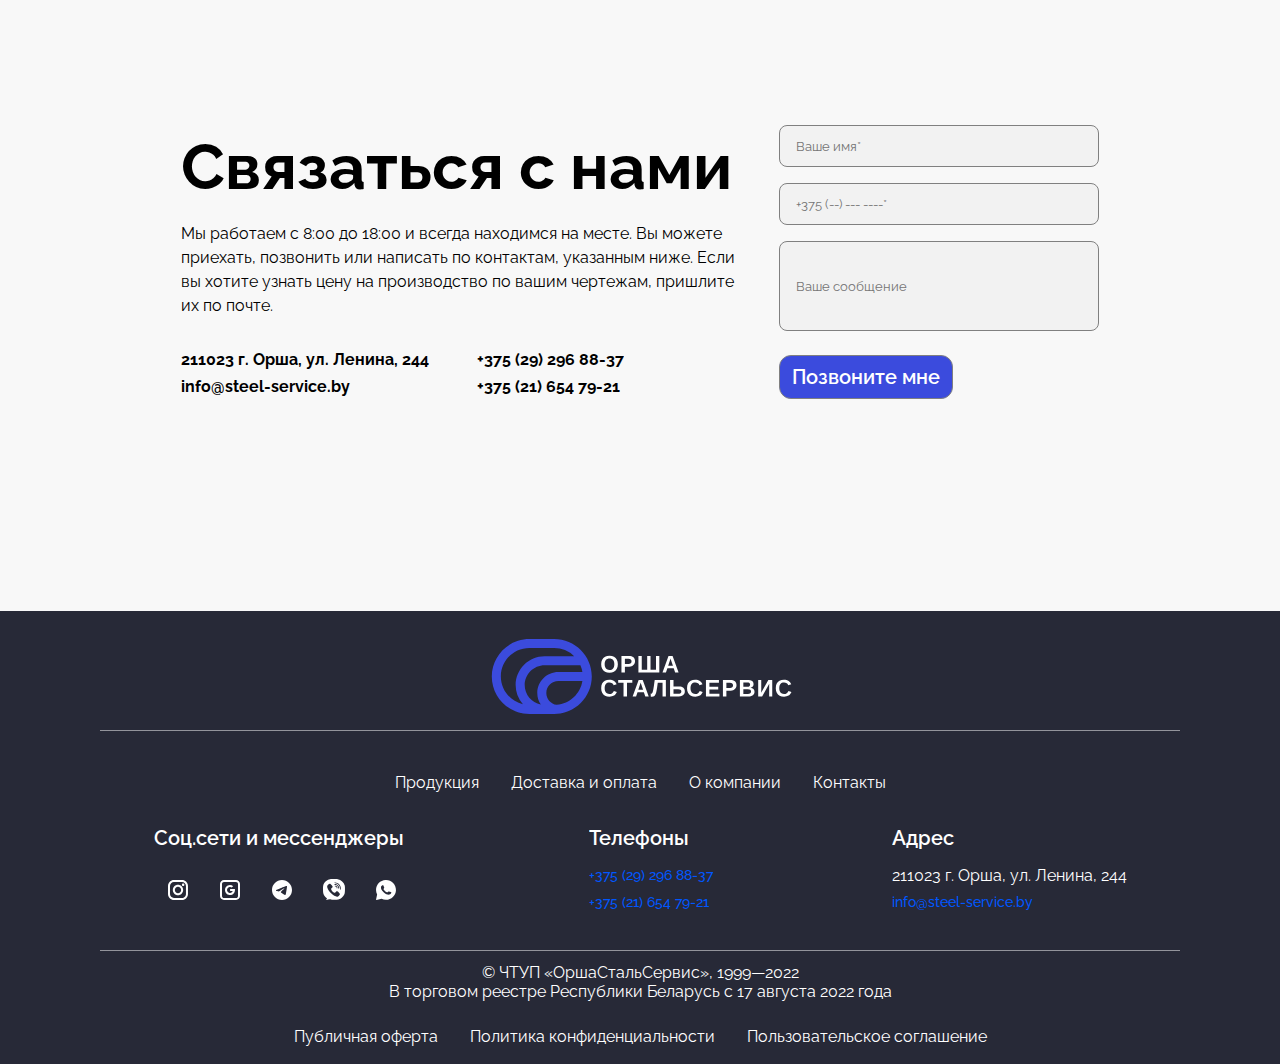
<file: category_primenenia_drink_water.html>
<!DOCTYPE html>
<html lang="en">
<head>
	<meta name="robots" content="noindex nofollow">
	<meta charset="UTF-8">
	<link rel="preconnect" href="https://fonts.googleapis.com"><link rel="preconnect" href="https://fonts.gstatic.com" crossorigin><link href="https://fonts.googleapis.com/css2?family=Raleway:ital,wght@0,100;0,200;0,300;0,400;0,500;0,600;0,700;0,800;0,900;1,100;1,200;1,300;1,400;1,500;1,600;1,700;1,800;1,900&display=swap" rel="stylesheet">
	<link type="image/x-icon" href="image/oss_favicon.ico" rel="shortcut icon">
	<link type="Image/x-icon" href="image/oss_favicon.ico" rel="icon">
	<link rel="stylesheet" href="komponent.css">
	<link rel="stylesheet" href="style.css">
	<script defer src="jquery/jquery-3.6.1.js"></script>
	<script defer src="my_script.js"></script>
	<meta name="viewport" content="width=device-width, initial-scale=1.0">
	<title>ОршаСтальСервис</title>
</head>
<body>

<!-- MODAL -->
	<div class="modal">
		<div class="modal_container">
			<div class="modal_item">
				<div class="modal_img">
					<img src="image/modal_image.png" alt="">
				</div>
				<div class="modal_form">
					
					<div class="close_icon">
						<img src="image/modal_close.svg" alt="">
					</div>

					<h3 class="tal semi_bold">
						Оставьте заявку, мы скоро перезвоним
					</h3>

						<div class="mgv_24"></div>
					<input type="name" placeholder="Ваше имя*">
						<div class="mgv_16"></div>
					<input type="tel" placeholder="+375 (--) --- ----*">
						<div class="mgv_16"></div>
					<input type="textarea" class="input_massage" placeholder="Ваше сообщение">
						<div class="mgv_16"></div>
					<input type="submit" class="btn_submit" value="Позвоните мне"/>
				</div>
			</div>
		</div>
	</div>
<!-- MODAL END -->


<!-- HEAD -->
 	<header>
	 	
	 	<div class="header-container">
	 		<div class="header_container-contact">
	 			<a href="#" class="link_main">
	 				<div class="btn_trit">orshasteelservis@mail.ru</div>
	 			</a>
	 			<a href="tel:+375292968837" class="link_main">
	 				<div class="btn_trit num_two">+375 (29) 296 88-37</div>
	 			</a>
	 			<a href="tel:+375292968837" class="link_main">
	 				<div class="btn_trit">+375 (29) 296 88-37</div>
	 			</a>
	 		</div>

	 		<div class="header_container-navigation">
	 			<a href="index.html">
		 			<div class="header_container_navigation-logo">
		 					<img src="image/logo_container.svg" alt="">
		 			</div>
	 			</a>

	 			<div class="header_navigation">
	 				<a href="products.html">
	 					<div class="btn_trit">продукция</div>
	 				</a>
	 				<div class="mgv_8"></div>
	 				<a href="delivery.html">
	 					<div class="btn_trit">доставка и оплата</div>
	 				</a>
	 				<div class="mgv_8"></div>
	 				<a href="about_us.html">
	 					<div class="btn_trit">о компании</div>
	 				</a>
	 				<div class="mgv_8"></div>
	 				<a href="contact.html">
	 					<div class="btn_trit">контакты</div>
	 				</a>
	 				<div class="mgv_strech header_mob_visible"></div>
	 				<a href="tel:+375292968837">
	 					<div class="btn_trit header_mob_visible">
	 						<strong>
	 						+375 (29) 296 88-37
	 						</strong>
	 					</div>
	 				</a>
	 				<div class="mgv_8 header_mob_visible"></div>
	 				<a href="tel:+375292968837">
	 					<div class="btn_trit header_mob_visible">
	 						<strong>
	 						+375 (29) 296 88-37
	 						</strong>
	 					</div>
	 				</a>
	 				<div class="mgv_8 header_mob_visible"></div>
	 				<a href="#">
	 					<div class="btn_trit header_mob_visible">
	 						<strong>
	 						orshasteelservis@mail.ru
	 						</strong>
	 					</div>
	 				</a>
	 				<div class="mgv_8 header_mob_visible"></div>
	 				<a href="#">
	 					<div class="btn_trit header_mob_visible">
	 						<strong>
	 							211023 г. Орша, ул. Ленина, 244
	 						</strong>
	 					</div>
	 				</a>
	 				<div class="mgv_strech header_mob_visible"></div>
	 				<a href="#">
	 					<div class="btn_trit btn_header header_mob_visible">
	 						Запрос цены
	 					</div>
	 				</a>
	 			
	 			</div>
	 			<div class="btn_main align_self-center hed_btn">Запрос цены</div>
	 			<div class="burger">
	 				<img src="image/burger_menu.svg" alt="">
	 			</div>
	 		</div>
	 	</div>
 	</header>
<!-- HEADER END -->

<div class="flex-container">

<!-- FIRST_SCREEN -->
	<div class="headline_container1">
		<div class="category_headline">
			<h1 class="headline_container">
				Питьевые резервуары
			</h1>
				<div class="mgv_48"></div>
			<p class="text_main tac width778 m-width100">
				Резервуары питьевой воды. Емкостное оборудование для систем водоснабжения,
			</p>
				<div class="mgv_24"></div>
				<img src="image/drink-rez-main.png" alt="">
		</div>
		
	</div>
<!-- FIRST_SCREEN END -->

		<div class="mgv_110"></div>
 
 <!-- ABOUT_US -->
	<div class="about_us_container">
		<p class="text_main">Резервуары питьевой воды (питьевые резервуары) – емкостное оборудование для систем водоснабжения, они устанавливаются на водозаборных сооружениях на станциях второго подъёма, на станциях обезжелезивания, на предприятиях животноводства, птицефабриках, в системах ЖКХ и т.д.</p>
	</div>
 <!-- ABOUT_US END -->

		<div class="mgv_48"></div>

<!-- ADVANTAGE --> 
<div class="advantage_container category_margin fluex-column-center">
	<div class="advantage_item advantage_item1">
		<p class="adventage_line1">от 1м3</p>
		<p class="adventage_line2">объем</p>
	</div>
	<div class="advantage_item advantage_item2">
		<p class="adventage_line1">ГОСТ</p>
		<p class="adventage_line2">стандарты</p>
		<p class="adventage_line2">17032-2022</p>
		<p class="adventage_line2">31385-2016</p>
		<p class="adventage_line2">Р 52630-2012</p>
	</div>
	<div class="advantage_item advantage_item3">
		<p class="adventage_line1">от 5 лет</p>
		<p class="adventage_line2">гарантия</p>
	</div>
</div>
<!-- ADVANTAGE_END -->

		<div class="mgv_212"></div>




<!-- CASE -->
	<h2 class="headline_2">Произведённые резервуары</h2>
	<div class="mgv_110"></div>
	<div class="case_container">
		<div class="case_item">
			<div class="case_item_image">
				<img src="image/case_1.jpg" alt="">
			</div>
			<div class="case_content">
					<div class="mgv_24"></div>
				<h4 class="semi_bold">
					Резервуары «РАДУГА-ХИТ»
				</h4>
					<div class="mgv_16"></div>
				<p class="text_trit">
					<strong>Объем</strong> 100м3
				</p>
					<div class="mgv_8"></div>
				<p class="text_trit">
					<strong>Время производства</strong> 15 дней
				</p>
					<div class="mgv_16"></div>
				<p class="text_trit">
					Проект для компании «Европейские Строительные Технологии» для пожарного запаса строящегося объекта ТЦ "Леруа Мерлен" на 5 резервуаров.
				</p>
					<div class="mgv_24"></div>
				<div class="btn_main">
					Рассчитать подобный
				</div>
			</div>
		</div>
		<div class="case_item">	
			<div class="case_item_image">
				<img src="image/case_2.jpg" alt="">
			</div>
			<div class="case_content">
					<div class="mgv_24"></div>
				<h4 class="semi_bold">
					Резервуары для ЕСТ
				</h4>
					<div class="mgv_16"></div>
				<p class="text_trit">
					<strong>Объем</strong> 650м3
				</p>
					<div class="mgv_8"></div>
				<p class="text_trit">
					<strong>Время производства</strong> 7 дней
				</p>
					<div class="mgv_16"></div>
				<p class="text_trit">
					Проект для компании «Европейские Строительные Технологии» для пожарного запаса строящегося объекта ТЦ "Леруа Мерлен" на 5 резервуаров.
				</p>
					<div class="mgv_24"></div>
				<div class="btn_main">
					Рассчитать подобный
				</div>
			</div>
		</div>
		<div class="case_item">
			<div class="case_item_image">
				<img src="image/case_3.jpg" alt="">
			</div>
			<div class="case_content">
					<div class="mgv_24"></div>
				<h4 class="semi_bold">
					Резервуары «Кинешемская»
				</h4>
					<div class="mgv_16"></div>
				<p class="text_trit">
					<strong>Объем</strong> 220м3
				</p>
					<div class="mgv_8"></div>
				<p class="text_trit">
					<strong>Время производства</strong> 7 дней
				</p>
					<div class="mgv_16"></div>
				<p class="text_trit">
					Проект для компании «Европейские Строительные Технологии» для пожарного запаса строящегося объекта ТЦ "Леруа Мерлен" на 5 резервуаров.
				</p>
					<div class="mgv_24"></div>
				<div class="btn_main">Рассчитать подобный</div>
			</div>
		</div>
	</div>
	<div class="mgv_48"></div>
	<a href="case.html">
		<div class="btn_trit flex-el fluex-column-center flex-grap-8px color_main semi_bold">
			Больше произведённых резервуаров&nbsp;<img src="image/icon-right.svg" alt="">
		</div>
	</a>
<!-- CASE END -->


	<div class="mgv_212"></div>


<!-- TEXT -->
<div class="flex-col width778 m-width100">
	<p class="text_main">
		Стальные питьевые резервуары имеют ряд преимуществ по сравнению с традиционными железобетонными сооружениями, а именно:
	</p>
	<ul class="big-list mgv16">
		<li class="text_main mgv12">
			более низкая цена;
		</li>
		<li class="text_main mgv12">
			высокая надёжность – в бетонных сооружениях не избежать утечек воды;
		</li>
		<li class="text_main mgv12">
			простота монтажа – не требуется проведение масштабных, достаточнодлительных и дорогостоящих строительных работ;
		</li>
	</ul>
		<p class="text_main mgv24">
			<i>Стоимость стальных питьевых резервуаров в разы ниже аналогичных из полиэтилена.</i>
		</p>		
</div>
	<div class="flex-row flex-start gap24 mgv48 width1080 m-width100 m-flex-col">
		<div class="flex-col grow gap24 card-pic card-pic1 padding24-32 ">
			<p class="p20 width296">
				Изготовим резервуары в соответствии с требованиями Заказчика, в соответствии с действующими ТУ и ГОСТами
			</p>
		</div>
		<div class="flex-col grow gap24 card-pic card-pic2 padding24-32">
			<p class="p20 width296">
				Срок службы не менее 25 лет.
			</p>
		</div>
		<div class="flex-col grow gap24 card-pic card-pic3 padding24-32">
			<p class="p20 width296">
				Изготавливаем резервуары из листовой стали, как правило марки Ст3сп по ГОСТ 19903-2015.
			</p>
		</div>
	</div>
	<div class="card-volume mgv64">
		<div class="flex-col">
			<p class="text_main">
				Мы изготавливаем резервуары как малым объёмом, от 1м3, так и большие от 200м3
			</p>
			<p class="p20 mgv24">
				В зависимости от необходимого запаса воды подберём оптимальный объём,количество и размеры резервуаров.
			</p>
			<div class="btn_main align_self-center mgv32">
				Запрос цены
			</div>
		</div>
		<img src="image/card-bg-volume.png" alt="">
	</div>
	<div class="flex-col flex-start width778 m-width100">
		<p class="text_main mgv64">
			Антикоррозионная защита резервуаров выполняется в соответствии с требованиями <i>СН 2.01.07-2020</i> современными полиуретановыми и эпоксидными эмалями, имеющими гигиенический сертификат Республики Беларусь.
		</p>
		<p class="text_main mgv32">
			Резервуары комплектуются техническими колодцами для обслуживания, стационарной лестницей, патрубками для присоединения к наружным сетям, вентиляцией с установленными на ней фильтрами, либо гидропылеуловителями, возможна установка датчиков аровня воды различных типов.
		</p>
	</div>
<!-- END-TEXT -->


<div class="mgv_212"></div>


<!-- CATEGORII PRIMENENIA -->
<h2>РГС по сферам применения</h2>
<div class="mgv_110"></div>
<div class="categorii_primenenia_container">
<a href="category_primenenia_drink_water.html">
	<div class="categorii_primenenia_item">
		<div class="categorii_primenenia_image pointer">
			<img class="pointer" src="image/icon/categorii_primenenia_image_01.svg" alt="">
		</div>
		<h3 class="tac pointer">
			Для питьевой воды
		</h3>
	</div>
</a>
<a href="category_primenenia_bitum.html">
	<div class="categorii_primenenia_item">
		<div class="categorii_primenenia_image">
			<img class="pointer" src="image/icon/categorii_primenenia_image_02.svg" alt="">
		</div>
		<h3 class="tac pointer">
			Для битума
		</h3>
	</div>
</a>
<a href="category_primenenia_oil.html">
	<div class="categorii_primenenia_item">
		<div class="categorii_primenenia_image">
			<img class="pointer" src="image/icon/categorii_primenenia_image_03.svg" alt="">
		</div>
		<h3 class="tac pointer">
			Для масла
		</h3>
	</div>
</a>
<a href="category_primenenia_alcohol.html">
	<div class="categorii_primenenia_item">
		<div class="categorii_primenenia_image">
			<img class="pointer" src="image/icon/categorii_primenenia_image_05.svg" alt="">
		</div>
		<h3 class="tac pointer">
			Для спирта
		</h3>
	</div>
</a>
</div>
<div class="mgv_32"></div>
<div class="categorii_primenenia_container">
<a href="category_primenenia_tech_water.html">
	<div class="categorii_primenenia_item">
		<div class="categorii_primenenia_image">
			<img class="pointer" src="image/icon/categorii_primenenia_image_04.svg" alt="">
		</div>
		<h3 class="tac pointer">
			Для технической воды
		</h3>
	</div>
</a>
<a href="category_primenenia_chemistry.html">
	<div class="categorii_primenenia_item">
		<div class="categorii_primenenia_image">
			<img class="pointer" src="image/icon/categorii_primenenia_image_06.svg" alt="">
		</div>
		<h3 class="tac pointer">
			Для химических веществ
		</h3>
	</div>
</a>
<a href="category_primenenia_firefighter.html">
	<div class="categorii_primenenia_item">
		<div class="categorii_primenenia_image">
			<img class="pointer" src="image/icon/categorii_primenenia_image_12.svg" alt="">
		</div>
		<h3 class="tac pointer">
			Пожарные резервуары
		</h3>
	</div>
</a>
<a href="category_primenenia_water-supply.html">
	<div class="categorii_primenenia_item">
		<div class="categorii_primenenia_image">
			<img class="pointer" src="image/icon/categorii_primenenia_image_08.svg" alt="">
		</div>
		<h3 class="tac pointer">
			Аварийного запаса воды
		</h3>
	</div>
</a>
</div>
<div class="mgv_32"></div>
<div class="categorii_primenenia_container">
<a href="category_primenenia_gsm.html">
	<div class="categorii_primenenia_item">
		<div class="categorii_primenenia_image">
			<img class="pointer" src="image/icon/categorii_primenenia_image_09.svg" alt="">
		</div>
		<h3 class="tac pointer">
			Для ГСМ
		</h3>
	</div>
</a>
<a href="category_primenenia_mazut.html">
	<div class="categorii_primenenia_item">
		<div class="categorii_primenenia_image">
			<img class="pointer" src="image/icon/categorii_primenenia_image_10.svg" alt="">
		</div>
		<h3 class="tac pointer">
			Для мазута
		</h3>
	</div>
</a>
<a href="category_primenenia_azs.html">
	<div class="categorii_primenenia_item">
		<div class="categorii_primenenia_image">
			<img class="pointer" src="image/icon/categorii_primenenia_image_11.svg" alt="">
		</div>
		<h3 class="tac pointer">
			Для АЗС
		</h3>
	</div>
</a>
<a href="category_primenenia_wastewater.html">
	<div class="categorii_primenenia_item">
		<div class="categorii_primenenia_image">
			<img class="pointer" src="image/icon/categorii_primenenia_image_07.svg" alt="">
		</div>
		<h3 class="tac pointer">
			Для сточных вод
		</h3>
	</div>
</a>
</div>
<!-- CATEGORII PRIMENENIA END -->


<div class="mgv_212"></div>


<!-- CONTACT -->
<div class="contact_form_container">
	<div class="contact_container">
		<h2 class="headline tal">Связаться с нами</h2>
		<div class="mgv_16"></div>
		<p class="text_trit">
			Мы работаем с 8:00 до 18:00 и всегда находимся на месте. Вы можете приехать, позвонить или написать по контактам, указанным ниже. Если вы хотите узнать цену на производство по вашим чертежам, пришлите их по почте.</p>
		<div class="mgv_24"></div>
		<div class="addrec_container">
			<ul class="ul_contact">
				<li class="li_container"><strong>211023 г. Орша, ул. Ленина, 244</strong></li>
				<li class="li_container"><strong>info@steel-service.by</strong>
				<!-- <li class="li_container"><strong>+375 (29) 296 88-37</strong></li> -->
			</ul>
			<ul class="ul_contact">
				<li class="li_container"><strong>+375 (29) 296 88-37</strong></li>
				<li class="li_container"><strong>+375 (21) 654 79-21</strong></li>
			</ul>
		</div>
	</div>


	<!-- <div class="form_container"> -->
		<form class="form_container">
			<input type="name" id="form_callus-name"placeholder="Ваше имя*">
			<div class="mgv_16"></div>
			<input type="tel" id="form_callus-phone" placeholder="+375 (--) --- ----*">
			<div class="mgv_16"></div>
			<input type="textarea" id="form_callus-massage" class="input_massage" placeholder="Ваше сообщение">
			<div class="mgv_24"></div>
			<input type="submit" class="btn_submit" value="Позвоните мне"/>
		</form>
	<!-- </div> -->
</div>
<!-- CONTACT END -->



<div class="mgv_212"></div>

</div>
<footer>
	<div class="footer_container">
		<img src="image/logo_footer.svg" alt="">
		
		<div class="footer_line mgv12"></div>

		<div class="flex-center mgv32">
			<div class="flex-row gap24 m-flex-col flex-center m-gap12">
				<a href="products.html" style="color: #fff; border-radius: 8px;">
					<div class="btn_trit">
						Продукция
					</div>
				</a>
				<a href="delivery.html" style="color: #fff; border-radius: 8px;">
					<div class="btn_trit">
						Доставка и оплата
					</div>
				</a>
				<a href="about_us.html" style="color: #fff; border-radius: 8px;">
					<div class="btn_trit">
						О компании
					</div>
				</a>
				<a href="contact.html" style="color: #fff; border-radius: 8px;">
					<div class="btn_trit">
						Контакты
					</div>
				</a>
			</div>
		</div>

		<div class="footer_contact_container mgv24">
			<div class="footer_contact_item">
				<h4 class="semi_bold">Соц.сети и мессенджеры</h4>
				<div class="mgv_16"></div>
					<div class="social_container">
						<a href="">
							<img src="image/social_icon_instagram.svg" alt="">
						</a>
						<a href="">
							<img src="image/social_icon_gmail.svg" alt="">
						</a>
						<a href="">
							<img src="image/social_icon_telegram.svg" alt="">
						</a>
						<a href="">
							<img src="image/social_icon_viber.svg" alt="">
						</a>
						<a href="">
							<img src="image/social_icon_whatsapp.svg" alt="">
						</a>
					</div>
			</div>

			<div class="footer_contact_item">
				<h4 class="semi_bold">Телефоны</h4>
				<div class="mgv_16"></div>
				<a href="#" class="link_main">+375 (29) 296 88-37</a>
				<div class="mgv_8"></div>
				<a href="#" class="link_main">+375 (21) 654 79-21</a>
			</div>

			<div class="footer_contact_item">
				<h4 class="semi_bold">Адрес</h4>
				<div class="mgv_16"></div>
				<p class="">
					211023 г. Орша, ул. Ленина, 244
				</p>
				<div class="mgv_8"></div>
				<a href="#" class="link_main">
					info@steel-service.by
				</a>
			</div>

		</div>

		<div class="footer_line mgv32"></div>

		<div class="last_info">
			<p class="mgv12">
				© ЧТУП «ОршаСтальСервис», 1999—2022
			</p>
			<p class="mgv8">
				В торговом реестре Республики Беларусь с 17 августа 2022 года
			</p>
		</div>
		
		<div class="flex-center mgv16">
			<div class="flex-row gap24 m-flex-col flex-center m-gap12">
				<div class="btn_trit">
					Публичная оферта
				</div>
				<div class="btn_trit">
					Политика конфиденциальности
				</div>
				<div class="btn_trit">
					Пользовательское соглашение
				</div>
			</div>
		</div>

	</div>
	<div class="mgv_8"></div>
</footer>




</div>

</body>
</html>
</file>
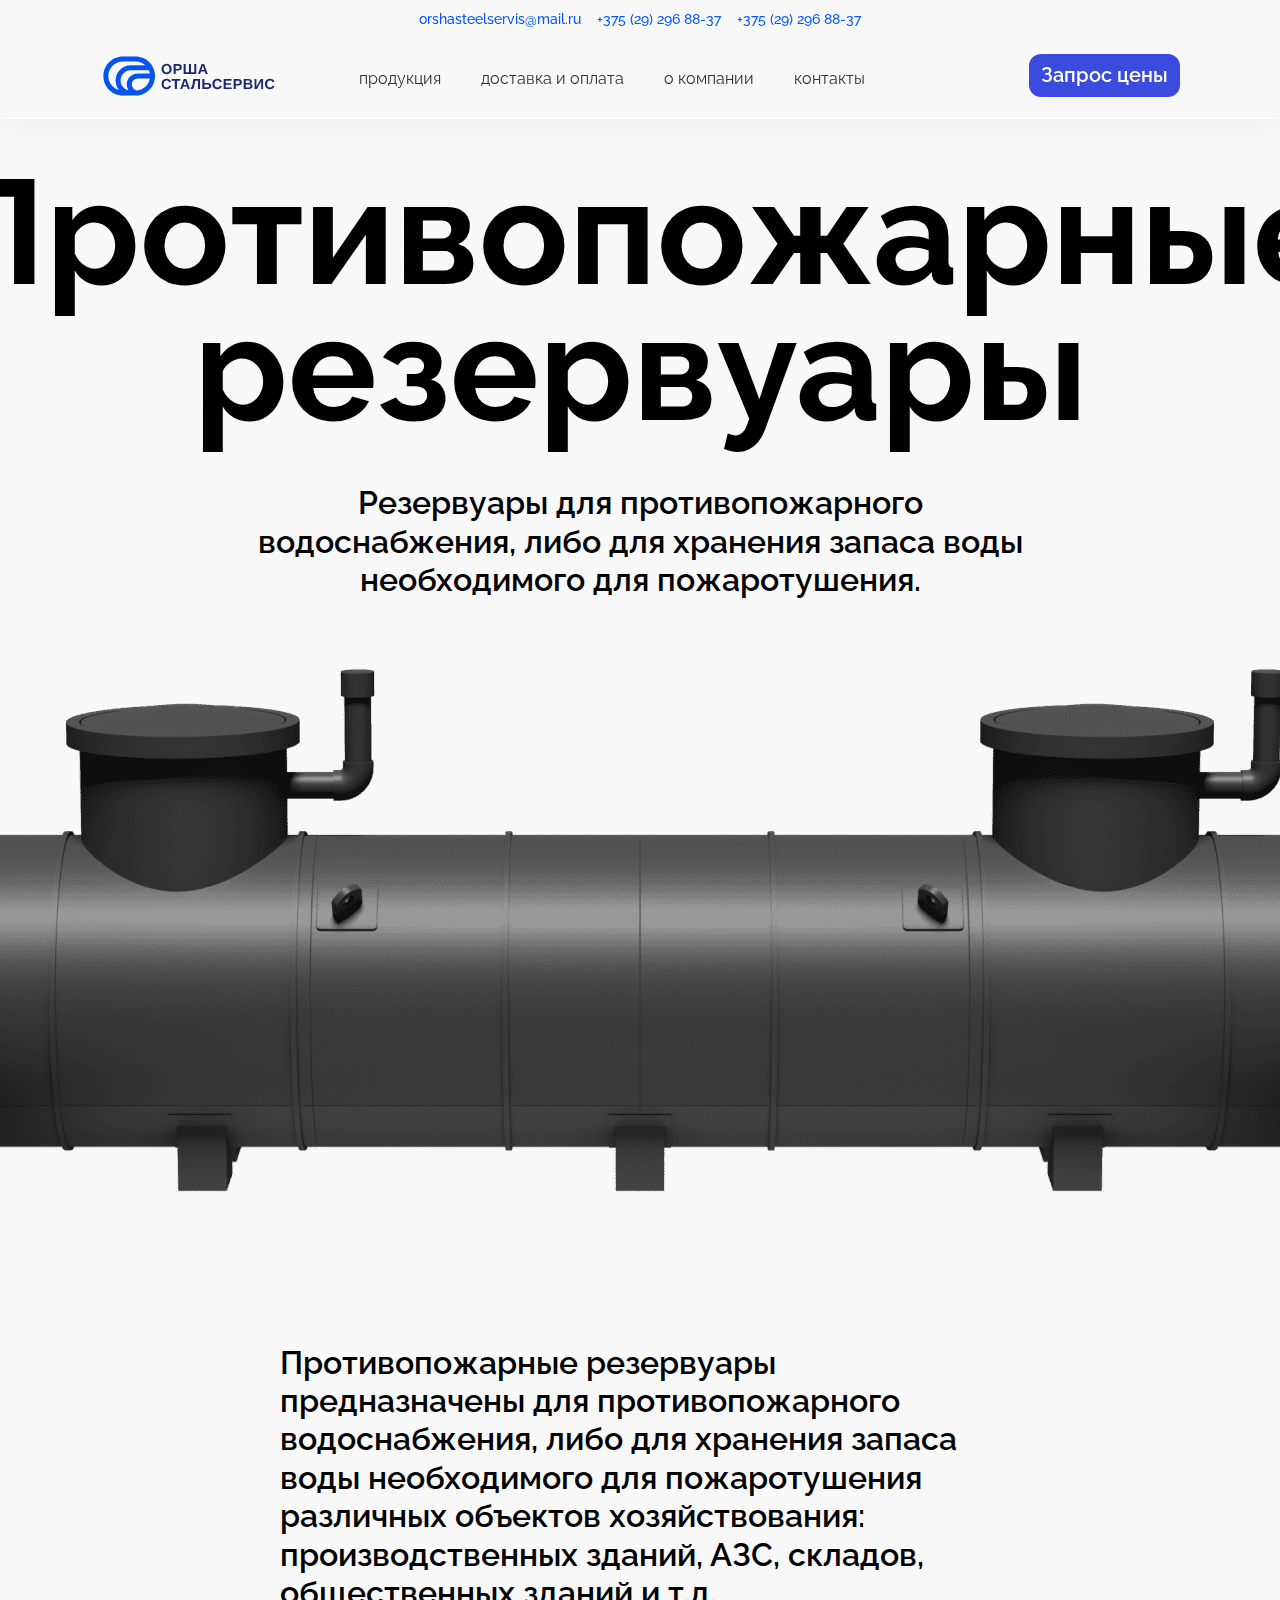
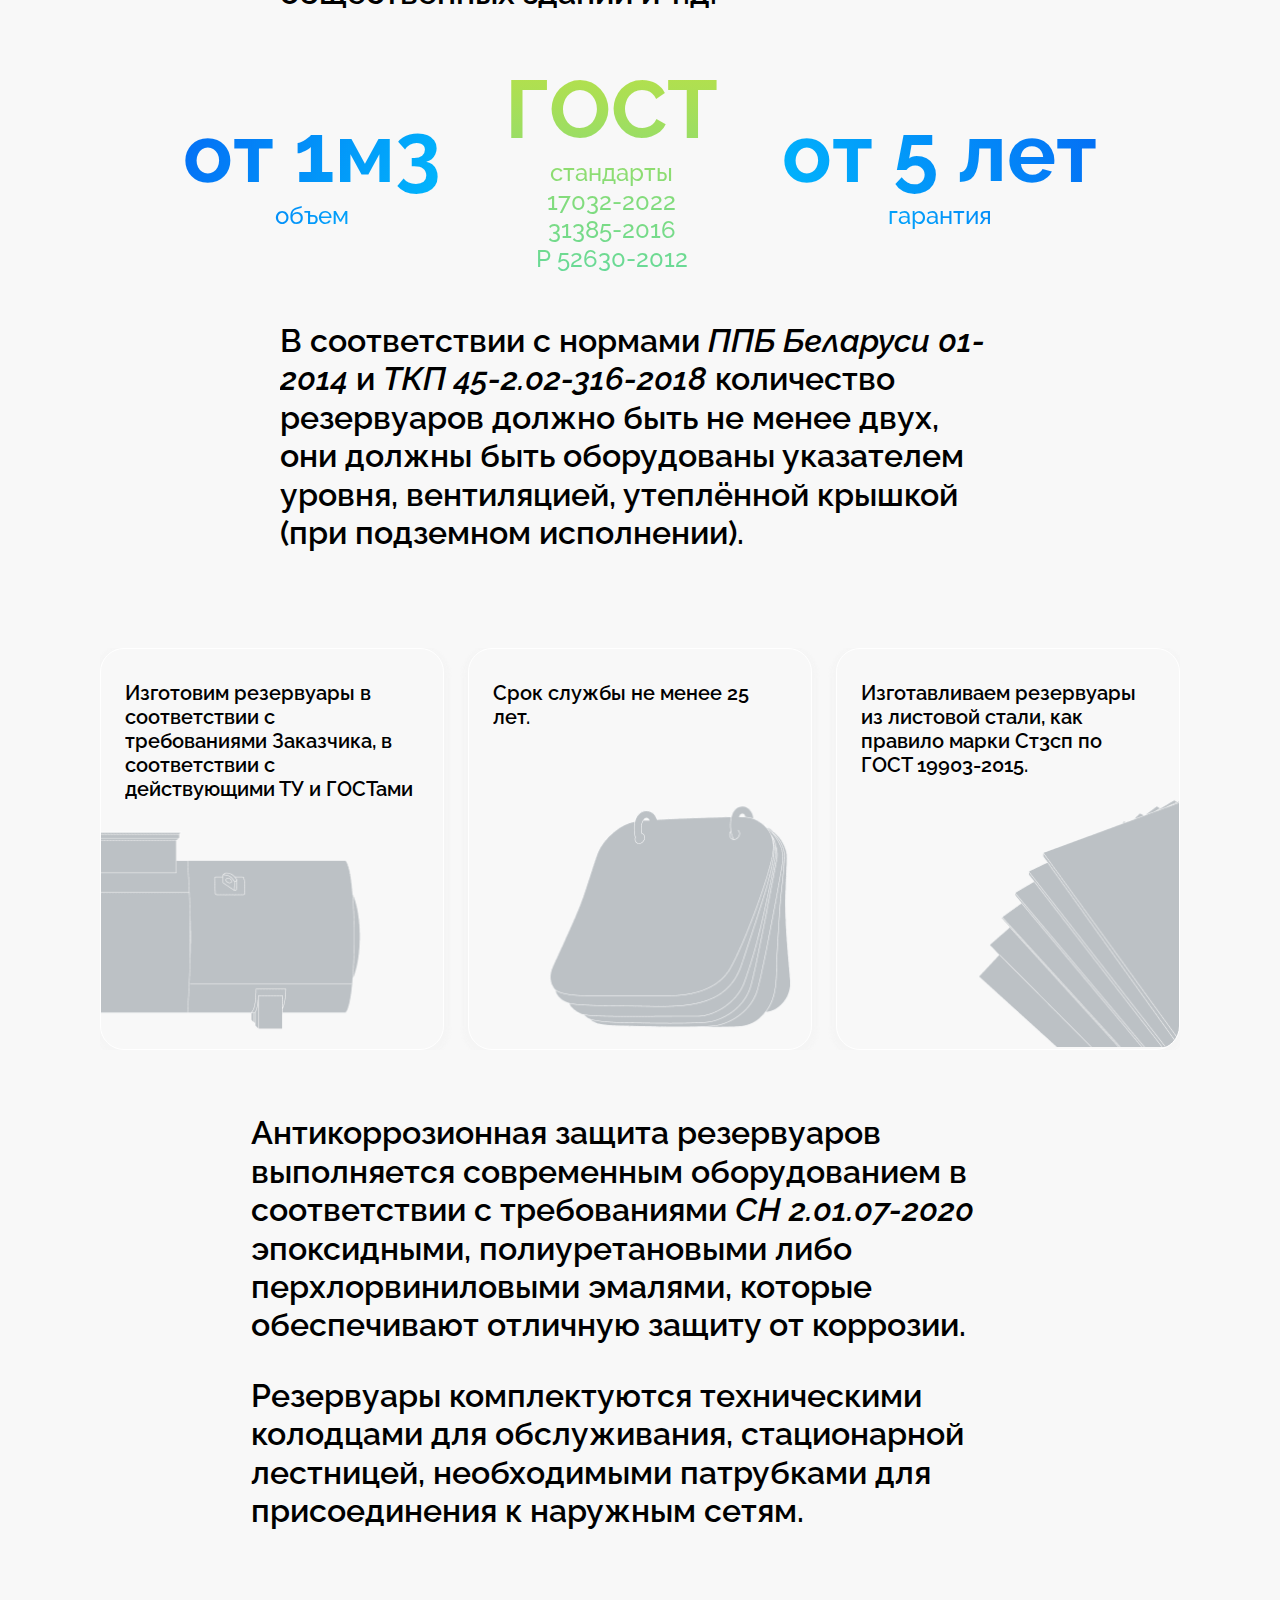
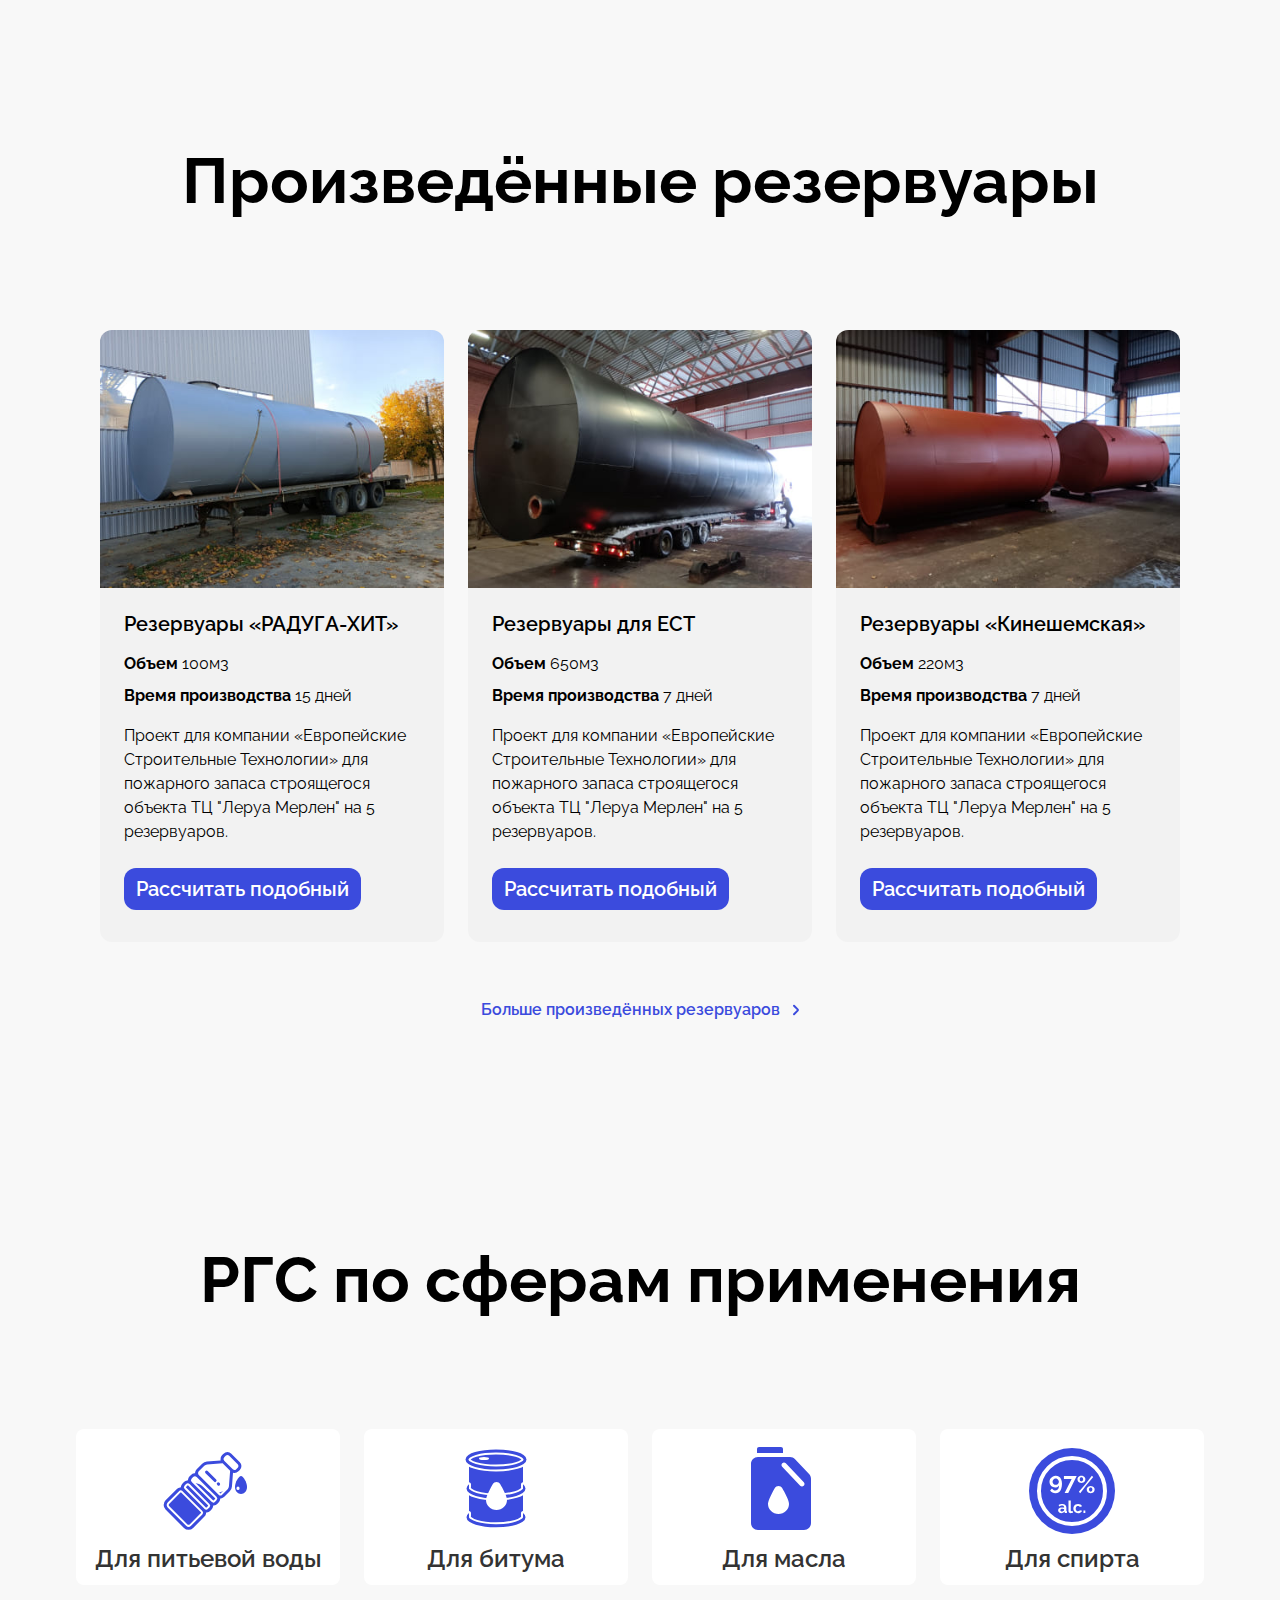
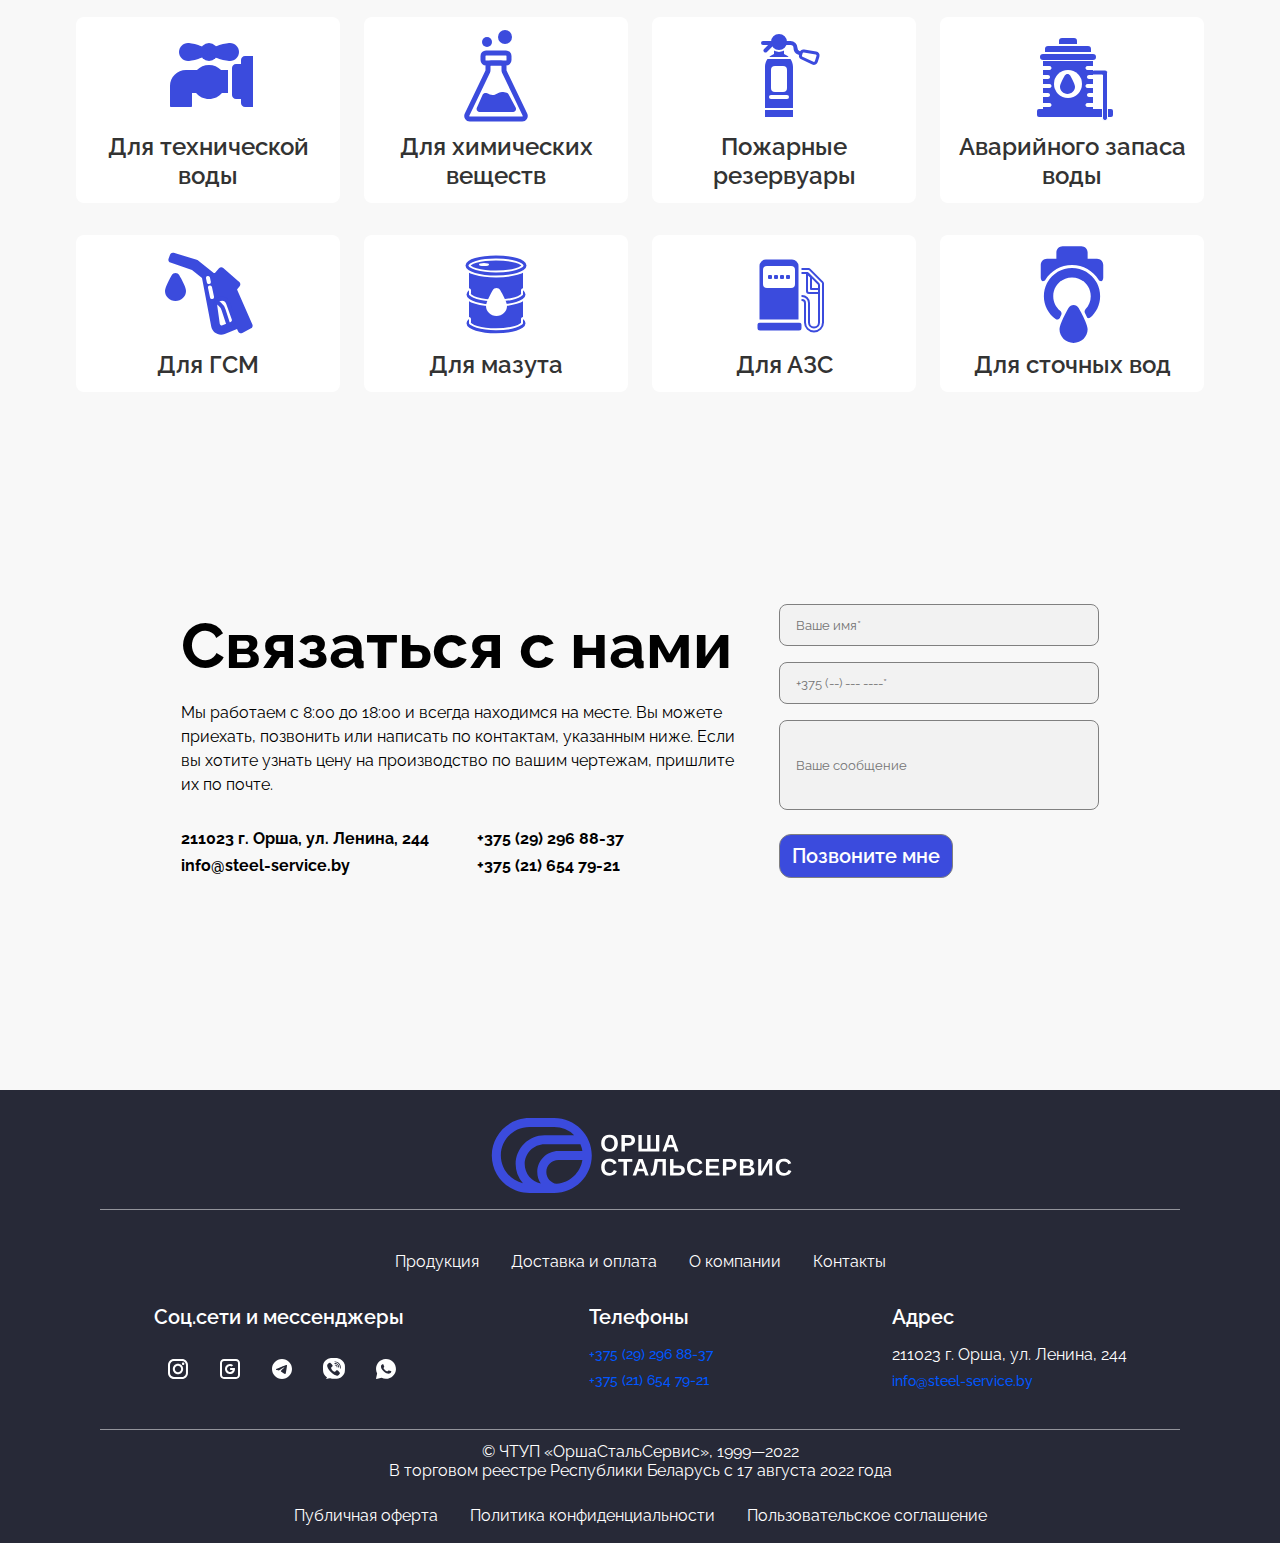
<file: category_primenenia_firefighter.html>
<!DOCTYPE html>
<html lang="en">
<head>
	<meta name="robots" content="noindex nofollow">
	<meta charset="UTF-8">
	<link rel="preconnect" href="https://fonts.googleapis.com"><link rel="preconnect" href="https://fonts.gstatic.com" crossorigin><link href="https://fonts.googleapis.com/css2?family=Raleway:ital,wght@0,100;0,200;0,300;0,400;0,500;0,600;0,700;0,800;0,900;1,100;1,200;1,300;1,400;1,500;1,600;1,700;1,800;1,900&display=swap" rel="stylesheet">
	<link type="image/x-icon" href="image/oss_favicon.ico" rel="shortcut icon">
	<link type="Image/x-icon" href="image/oss_favicon.ico" rel="icon">
	<link rel="stylesheet" href="komponent.css">
	<link rel="stylesheet" href="style.css">
	<script defer src="jquery/jquery-3.6.1.js"></script>
	<script defer src="my_script.js"></script>
	<meta name="viewport" content="width=device-width, initial-scale=1.0">
	<title>ОршаСтальСервис</title>
</head>
<body>

<!-- MODAL -->
	<div class="modal">
		<div class="modal_container">
			<div class="modal_item">
				<div class="modal_img">
					<img src="image/modal_image.png" alt="">
				</div>
				<div class="modal_form">
					
					<div class="close_icon">
						<img src="image/modal_close.svg" alt="">
					</div>

					<h3 class="tal semi_bold">
						Оставьте заявку, мы скоро перезвоним
					</h3>

						<div class="mgv_24"></div>
					<input type="name" placeholder="Ваше имя*">
						<div class="mgv_16"></div>
					<input type="tel" placeholder="+375 (--) --- ----*">
						<div class="mgv_16"></div>
					<input type="textarea" class="input_massage" placeholder="Ваше сообщение">
						<div class="mgv_16"></div>
					<input type="submit" class="btn_submit" value="Позвоните мне"/>
				</div>
			</div>
		</div>
	</div>
<!-- MODAL END -->


<!-- HEAD -->
 	<header>
	 	
	 	<div class="header-container">
	 		<div class="header_container-contact">
	 			<a href="#" class="link_main">
	 				<div class="btn_trit">orshasteelservis@mail.ru</div>
	 			</a>
	 			<a href="tel:+375292968837" class="link_main">
	 				<div class="btn_trit num_two">+375 (29) 296 88-37</div>
	 			</a>
	 			<a href="tel:+375292968837" class="link_main">
	 				<div class="btn_trit">+375 (29) 296 88-37</div>
	 			</a>
	 		</div>

	 		<div class="header_container-navigation">
	 			<a href="index.html">
		 			<div class="header_container_navigation-logo">
		 					<img src="image/logo_container.svg" alt="">
		 			</div>
	 			</a>

	 			<div class="header_navigation">
	 				<a href="products.html">
	 					<div class="btn_trit">продукция</div>
	 				</a>
	 				<div class="mgv_8"></div>
	 				<a href="delivery.html">
	 					<div class="btn_trit">доставка и оплата</div>
	 				</a>
	 				<div class="mgv_8"></div>
	 				<a href="about_us.html">
	 					<div class="btn_trit">о компании</div>
	 				</a>
	 				<div class="mgv_8"></div>
	 				<a href="contact.html">
	 					<div class="btn_trit">контакты</div>
	 				</a>
	 				<div class="mgv_strech header_mob_visible"></div>
	 				<a href="tel:+375292968837">
	 					<div class="btn_trit header_mob_visible">
	 						<strong>
	 						+375 (29) 296 88-37
	 						</strong>
	 					</div>
	 				</a>
	 				<div class="mgv_8 header_mob_visible"></div>
	 				<a href="tel:+375292968837">
	 					<div class="btn_trit header_mob_visible">
	 						<strong>
	 						+375 (29) 296 88-37
	 						</strong>
	 					</div>
	 				</a>
	 				<div class="mgv_8 header_mob_visible"></div>
	 				<a href="#">
	 					<div class="btn_trit header_mob_visible">
	 						<strong>
	 						orshasteelservis@mail.ru
	 						</strong>
	 					</div>
	 				</a>
	 				<div class="mgv_8 header_mob_visible"></div>
	 				<a href="#">
	 					<div class="btn_trit header_mob_visible">
	 						<strong>
	 							211023 г. Орша, ул. Ленина, 244
	 						</strong>
	 					</div>
	 				</a>
	 				<div class="mgv_strech header_mob_visible"></div>
	 				<a href="#">
	 					<div class="btn_trit btn_header header_mob_visible">
	 						Запрос цены
	 					</div>
	 				</a>
	 			
	 			</div>
	 			<div class="btn_main align_self-center hed_btn">Запрос цены</div>
	 			<div class="burger">
	 				<img src="image/burger_menu.svg" alt="">
	 			</div>
	 		</div>
	 	</div>
 	</header>
<!-- HEADER END -->

<div class="flex-container">

<!-- FIRST_SCREEN -->
	<div class="headline_container1">
		<div class="category_headline">
			<h1 class="headline_container">
				Противопожарные резервуары
			</h1>
				<div class="mgv_48"></div>
			<p class="text_main tac width778 m-width100">
				Резервуары для противопожарного водоснабжения, либо для хранения запаса воды необходимого для пожаротушения.
			</p>
				<div class="mgv_24"></div>
				<img src="image/categori_firefighter_main_image.png" alt="">
		</div>
		
	</div>
<!-- FIRST_SCREEN END -->

		<div class="mgv_110"></div>
 
 <!-- ABOUT_US -->
	<div class="about_us_container">
		<p class="text_main">
            Противопожарные резервуары предназначены для противопожарного водоснабжения, либо для хранения запаса воды необходимого для пожаротушения различных объектов хозяйствования: производственных зданий, АЗС, складов, общественных зданий и т.д.
        </p>
	</div>
 <!-- ABOUT_US END -->

		<div class="mgv_48"></div>

<!-- ADVANTAGE --> 
<div class="advantage_container fluex-column-center">
	<div class="advantage_item advantage_item1">
		<p class="adventage_line1">от 1м3</p>
		<p class="adventage_line2">объем</p>
	</div>
	<div class="advantage_item advantage_item2">
		<p class="adventage_line1">ГОСТ</p>
		<p class="adventage_line2">стандарты</p>
		<p class="adventage_line2">17032-2022</p>
		<p class="adventage_line2">31385-2016</p>
		<p class="adventage_line2">Р 52630-2012</p>
	</div>
	<div class="advantage_item advantage_item3">
		<p class="adventage_line1">от 5 лет</p>
		<p class="adventage_line2">гарантия</p>
	</div>
</div>
<!-- ADVANTAGE_END -->



<div class="mgv_48"></div>



 <!-- ABOUT_US -->
 <div class="about_us_container">
    <p class="text_main">
        В соответствии с нормами <i>ППБ Беларуси 01-2014</i> и <i>ТКП 45-2.02-316-2018</i> количество резервуаров должно быть не менее двух, они должны быть оборудованы указателем уровня, вентиляцией, утеплённой крышкой (при подземном исполнении).
    </p>
</div>
<!-- ABOUT_US END -->

		<div class="mgv_48"></div>


<!-- TEXT -->

<div class="flex-row flex-start gap24 mgv48 width1080 m-width100 m-flex-col">
    <div class="flex-col grow gap24 card-pic card-pic1 padding24-32 ">
        <p class="p20 width296">
            Изготовим резервуары в соответствии с требованиями Заказчика, в соответствии с действующими ТУ и ГОСТами
        </p>
    </div>
    <div class="flex-col grow gap24 card-pic card-pic2 padding24-32">
        <p class="p20 width296">
            Срок службы не менее 25 лет.
        </p>
    </div>
    <div class="flex-col grow gap24 card-pic card-pic3 padding24-32">
        <p class="p20 width296">
            Изготавливаем резервуары из листовой стали, как правило марки Ст3сп по ГОСТ 19903-2015.
        </p>
    </div>
</div>

<div class="flex-col flex-start width778 m-width100">
    <p class="text_main mgv64">
        Антикоррозионная защита резервуаров выполняется современным оборудованием в соответствии с требованиями <i>СН 2.01.07-2020</i> эпоксидными, полиуретановыми либо перхлорвиниловыми эмалями, которые обеспечивают отличную защиту от коррозии.
    </p>
    <p class="text_main mgv32">
        Резервуары комплектуются техническими колодцами для обслуживания,   стационарной лестницей, необходимыми патрубками для присоединения к наружным сетям.
    </p>
</div>
<!-- END-TEXT -->


<div class="mgv_212"></div>

<!-- CASE -->
	<h2 class="headline_2">Произведённые резервуары</h2>
	<div class="mgv_110"></div>
	<div class="case_container">
		<div class="case_item">
			<div class="case_item_image">
				<img src="image/case_1.jpg" alt="">
			</div>
			<div class="case_content">
					<div class="mgv_24"></div>
				<h4 class="semi_bold">
					Резервуары «РАДУГА-ХИТ»
				</h4>
					<div class="mgv_16"></div>
				<p class="text_trit">
					<strong>Объем</strong> 100м3
				</p>
					<div class="mgv_8"></div>
				<p class="text_trit">
					<strong>Время производства</strong> 15 дней
				</p>
					<div class="mgv_16"></div>
				<p class="text_trit">
					Проект для компании «Европейские Строительные Технологии» для пожарного запаса строящегося объекта ТЦ "Леруа Мерлен" на 5 резервуаров.
				</p>
					<div class="mgv_24"></div>
				<div class="btn_main">
					Рассчитать подобный
				</div>
			</div>
		</div>
		<div class="case_item">	
			<div class="case_item_image">
				<img src="image/case_2.jpg" alt="">
			</div>
			<div class="case_content">
					<div class="mgv_24"></div>
				<h4 class="semi_bold">
					Резервуары для ЕСТ
				</h4>
					<div class="mgv_16"></div>
				<p class="text_trit">
					<strong>Объем</strong> 650м3
				</p>
					<div class="mgv_8"></div>
				<p class="text_trit">
					<strong>Время производства</strong> 7 дней
				</p>
					<div class="mgv_16"></div>
				<p class="text_trit">
					Проект для компании «Европейские Строительные Технологии» для пожарного запаса строящегося объекта ТЦ "Леруа Мерлен" на 5 резервуаров.
				</p>
					<div class="mgv_24"></div>
				<div class="btn_main">
					Рассчитать подобный
				</div>
			</div>
		</div>
		<div class="case_item">
			<div class="case_item_image">
				<img src="image/case_3.jpg" alt="">
			</div>
			<div class="case_content">
					<div class="mgv_24"></div>
				<h4 class="semi_bold">
					Резервуары «Кинешемская»
				</h4>
					<div class="mgv_16"></div>
				<p class="text_trit">
					<strong>Объем</strong> 220м3
				</p>
					<div class="mgv_8"></div>
				<p class="text_trit">
					<strong>Время производства</strong> 7 дней
				</p>
					<div class="mgv_16"></div>
				<p class="text_trit">
					Проект для компании «Европейские Строительные Технологии» для пожарного запаса строящегося объекта ТЦ "Леруа Мерлен" на 5 резервуаров.
				</p>
					<div class="mgv_24"></div>
				<div class="btn_main">Рассчитать подобный</div>
			</div>
		</div>
	</div>
	<div class="mgv_48"></div>
	<a href="case.html">
		<div class="btn_trit flex-el fluex-column-center flex-grap-8px color_main semi_bold">
			Больше произведённых резервуаров&nbsp;<img src="image/icon-right.svg" alt="">
		</div>
	</a>
<!-- CASE END -->


	<div class="mgv_212"></div>


<!-- CATEGORII PRIMENENIA -->
<h2>РГС по сферам применения</h2>
<div class="mgv_110"></div>
<div class="categorii_primenenia_container">
<a href="category_primenenia_drink_water.html">
	<div class="categorii_primenenia_item">
		<div class="categorii_primenenia_image pointer">
			<img class="pointer" src="image/icon/categorii_primenenia_image_01.svg" alt="">
		</div>
		<h3 class="tac pointer">
			Для питьевой воды
		</h3>
	</div>
</a>
<a href="category_primenenia_bitum.html">
	<div class="categorii_primenenia_item">
		<div class="categorii_primenenia_image">
			<img class="pointer" src="image/icon/categorii_primenenia_image_02.svg" alt="">
		</div>
		<h3 class="tac pointer">
			Для битума
		</h3>
	</div>
</a>
<a href="category_primenenia_oil.html">
	<div class="categorii_primenenia_item">
		<div class="categorii_primenenia_image">
			<img class="pointer" src="image/icon/categorii_primenenia_image_03.svg" alt="">
		</div>
		<h3 class="tac pointer">
			Для масла
		</h3>
	</div>
</a>
<a href="category_primenenia_alcohol.html">
	<div class="categorii_primenenia_item">
		<div class="categorii_primenenia_image">
			<img class="pointer" src="image/icon/categorii_primenenia_image_05.svg" alt="">
		</div>
		<h3 class="tac pointer">
			Для спирта
		</h3>
	</div>
</a>
</div>
<div class="mgv_32"></div>
<div class="categorii_primenenia_container">
<a href="category_primenenia_tech_water.html">
	<div class="categorii_primenenia_item">
		<div class="categorii_primenenia_image">
			<img class="pointer" src="image/icon/categorii_primenenia_image_04.svg" alt="">
		</div>
		<h3 class="tac pointer">
			Для технической воды
		</h3>
	</div>
</a>
<a href="category_primenenia_chemistry.html">
	<div class="categorii_primenenia_item">
		<div class="categorii_primenenia_image">
			<img class="pointer" src="image/icon/categorii_primenenia_image_06.svg" alt="">
		</div>
		<h3 class="tac pointer">
			Для химических веществ
		</h3>
	</div>
</a>
<a href="category_primenenia_firefighter.html">
	<div class="categorii_primenenia_item">
		<div class="categorii_primenenia_image">
			<img class="pointer" src="image/icon/categorii_primenenia_image_12.svg" alt="">
		</div>
		<h3 class="tac pointer">
			Пожарные резервуары
		</h3>
	</div>
</a>
<a href="category_primenenia_water-supply.html">
	<div class="categorii_primenenia_item">
		<div class="categorii_primenenia_image">
			<img class="pointer" src="image/icon/categorii_primenenia_image_08.svg" alt="">
		</div>
		<h3 class="tac pointer">
			Аварийного запаса воды
		</h3>
	</div>
</a>
</div>
<div class="mgv_32"></div>
<div class="categorii_primenenia_container">
<a href="category_primenenia_gsm.html">
	<div class="categorii_primenenia_item">
		<div class="categorii_primenenia_image">
			<img class="pointer" src="image/icon/categorii_primenenia_image_09.svg" alt="">
		</div>
		<h3 class="tac pointer">
			Для ГСМ
		</h3>
	</div>
</a>
<a href="category_primenenia_mazut.html">
	<div class="categorii_primenenia_item">
		<div class="categorii_primenenia_image">
			<img class="pointer" src="image/icon/categorii_primenenia_image_10.svg" alt="">
		</div>
		<h3 class="tac pointer">
			Для мазута
		</h3>
	</div>
</a>
<a href="category_primenenia_azs.html">
	<div class="categorii_primenenia_item">
		<div class="categorii_primenenia_image">
			<img class="pointer" src="image/icon/categorii_primenenia_image_11.svg" alt="">
		</div>
		<h3 class="tac pointer">
			Для АЗС
		</h3>
	</div>
</a>
<a href="category_primenenia_wastewater.html">
	<div class="categorii_primenenia_item">
		<div class="categorii_primenenia_image">
			<img class="pointer" src="image/icon/categorii_primenenia_image_07.svg" alt="">
		</div>
		<h3 class="tac pointer">
			Для сточных вод
		</h3>
	</div>
</a>
</div>
<!-- CATEGORII PRIMENENIA END -->


<div class="mgv_212"></div>


<!-- CONTACT -->
<div class="contact_form_container">
	<div class="contact_container">
		<h2 class="headline tal">Связаться с нами</h2>
		<div class="mgv_16"></div>
		<p class="text_trit">
			Мы работаем с 8:00 до 18:00 и всегда находимся на месте. Вы можете приехать, позвонить или написать по контактам, указанным ниже. Если вы хотите узнать цену на производство по вашим чертежам, пришлите их по почте.</p>
		<div class="mgv_24"></div>
		<div class="addrec_container">
			<ul class="ul_contact">
				<li class="li_container"><strong>211023 г. Орша, ул. Ленина, 244</strong></li>
				<li class="li_container"><strong>info@steel-service.by</strong>
				<!-- <li class="li_container"><strong>+375 (29) 296 88-37</strong></li> -->
			</ul>
			<ul class="ul_contact">
				<li class="li_container"><strong>+375 (29) 296 88-37</strong></li>
				<li class="li_container"><strong>+375 (21) 654 79-21</strong></li>
			</ul>
		</div>
	</div>


	<!-- <div class="form_container"> -->
		<form class="form_container">
			<input type="name" id="form_callus-name"placeholder="Ваше имя*">
			<div class="mgv_16"></div>
			<input type="tel" id="form_callus-phone" placeholder="+375 (--) --- ----*">
			<div class="mgv_16"></div>
			<input type="textarea" id="form_callus-massage" class="input_massage" placeholder="Ваше сообщение">
			<div class="mgv_24"></div>
			<input type="submit" class="btn_submit" value="Позвоните мне"/>
		</form>
	<!-- </div> -->
</div>
<!-- CONTACT END -->



<div class="mgv_212"></div>

</div>
<footer>
	<div class="footer_container">
		<img src="image/logo_footer.svg" alt="">
		
		<div class="footer_line mgv12"></div>

		<div class="flex-center mgv32">
			<div class="flex-row gap24 m-flex-col flex-center m-gap12">
				<a href="products.html" style="color: #fff; border-radius: 8px;">
					<div class="btn_trit">
						Продукция
					</div>
				</a>
				<a href="delivery.html" style="color: #fff; border-radius: 8px;">
					<div class="btn_trit">
						Доставка и оплата
					</div>
				</a>
				<a href="about_us.html" style="color: #fff; border-radius: 8px;">
					<div class="btn_trit">
						О компании
					</div>
				</a>
				<a href="contact.html" style="color: #fff; border-radius: 8px;">
					<div class="btn_trit">
						Контакты
					</div>
				</a>
			</div>
		</div>

		<div class="footer_contact_container mgv24">
			<div class="footer_contact_item">
				<h4 class="semi_bold">Соц.сети и мессенджеры</h4>
				<div class="mgv_16"></div>
					<div class="social_container">
						<a href="">
							<img src="image/social_icon_instagram.svg" alt="">
						</a>
						<a href="">
							<img src="image/social_icon_gmail.svg" alt="">
						</a>
						<a href="">
							<img src="image/social_icon_telegram.svg" alt="">
						</a>
						<a href="">
							<img src="image/social_icon_viber.svg" alt="">
						</a>
						<a href="">
							<img src="image/social_icon_whatsapp.svg" alt="">
						</a>
					</div>
			</div>

			<div class="footer_contact_item">
				<h4 class="semi_bold">Телефоны</h4>
				<div class="mgv_16"></div>
				<a href="#" class="link_main">+375 (29) 296 88-37</a>
				<div class="mgv_8"></div>
				<a href="#" class="link_main">+375 (21) 654 79-21</a>
			</div>

			<div class="footer_contact_item">
				<h4 class="semi_bold">Адрес</h4>
				<div class="mgv_16"></div>
				<p class="">
					211023 г. Орша, ул. Ленина, 244
				</p>
				<div class="mgv_8"></div>
				<a href="#" class="link_main">
					info@steel-service.by
				</a>
			</div>

		</div>

		<div class="footer_line mgv32"></div>

		<div class="last_info">
			<p class="mgv12">
				© ЧТУП «ОршаСтальСервис», 1999—2022
			</p>
			<p class="mgv8">
				В торговом реестре Республики Беларусь с 17 августа 2022 года
			</p>
		</div>
		
		<div class="flex-center mgv16">
			<div class="flex-row gap24 m-flex-col flex-center m-gap12">
				<div class="btn_trit">
					Публичная оферта
				</div>
				<div class="btn_trit">
					Политика конфиденциальности
				</div>
				<div class="btn_trit">
					Пользовательское соглашение
				</div>
			</div>
		</div>

	</div>
	<div class="mgv_8"></div>
</footer>




</div>

</body>
</html>
</file>
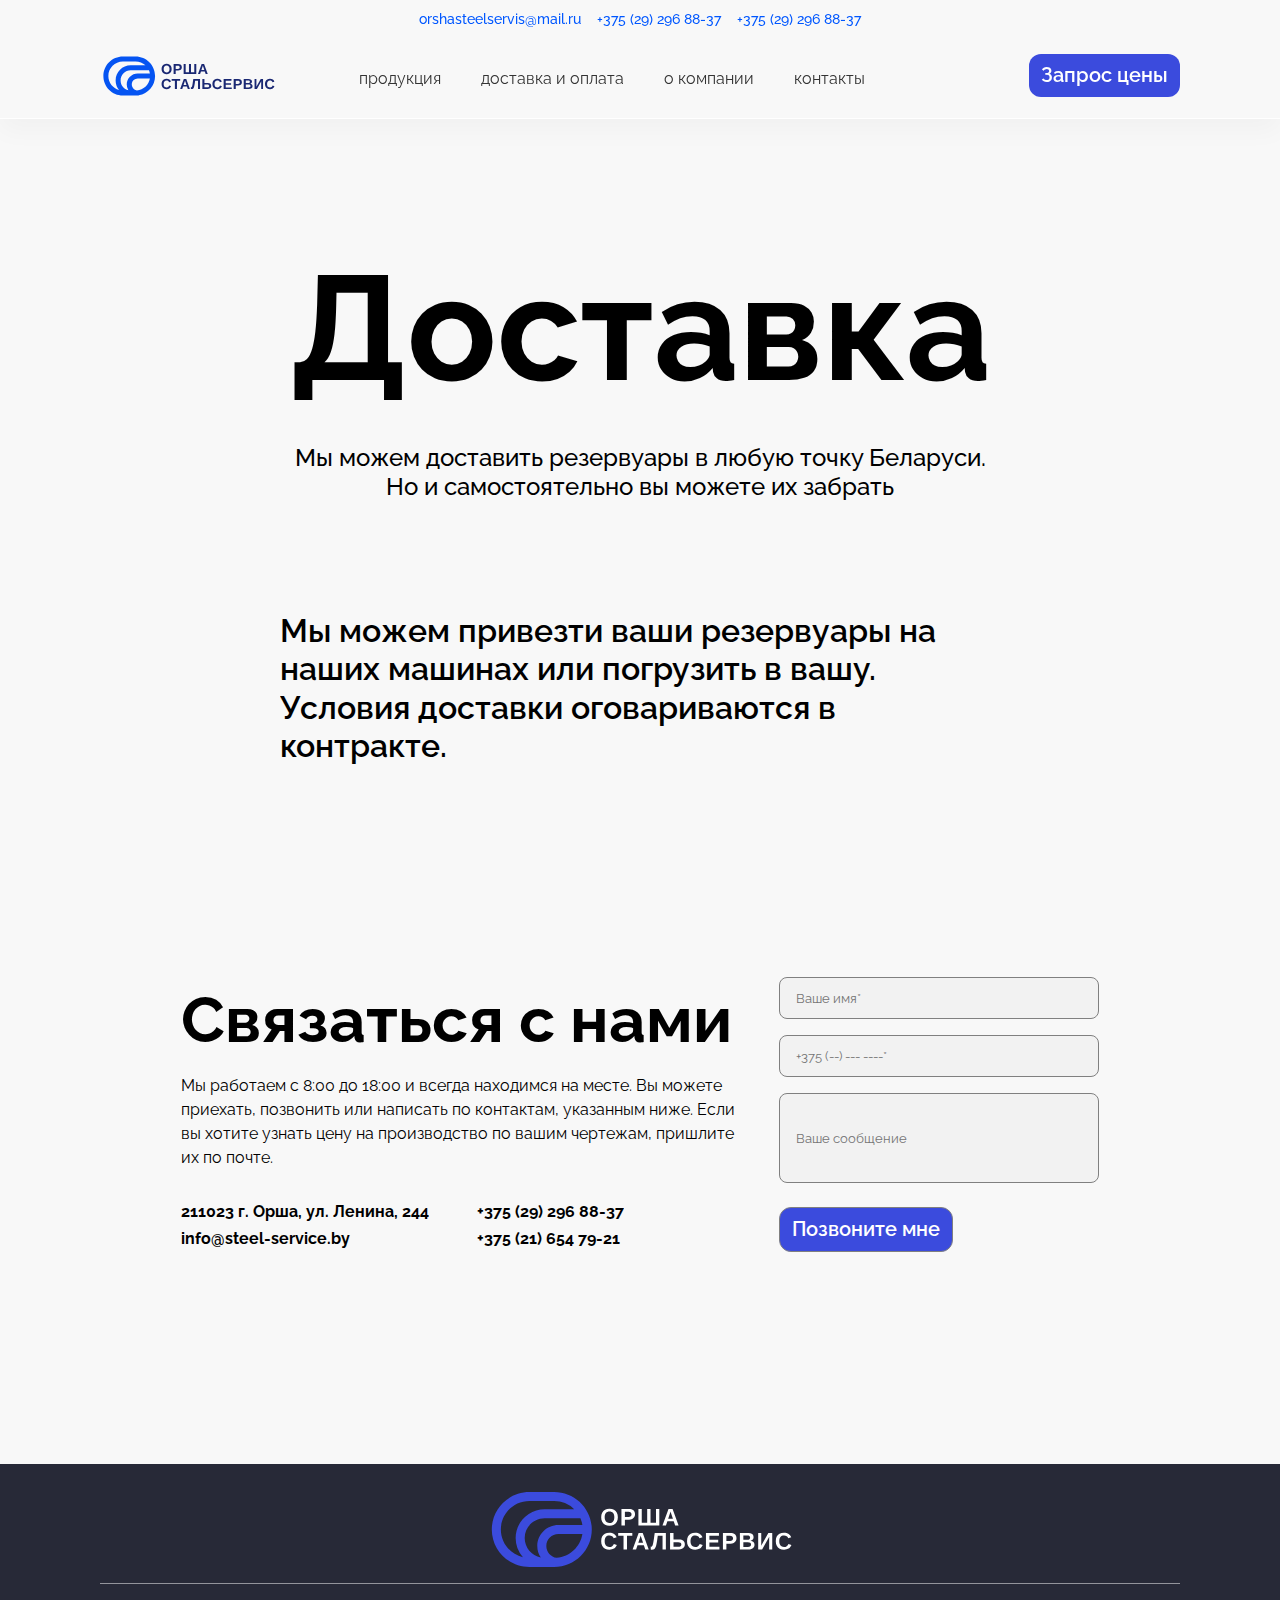
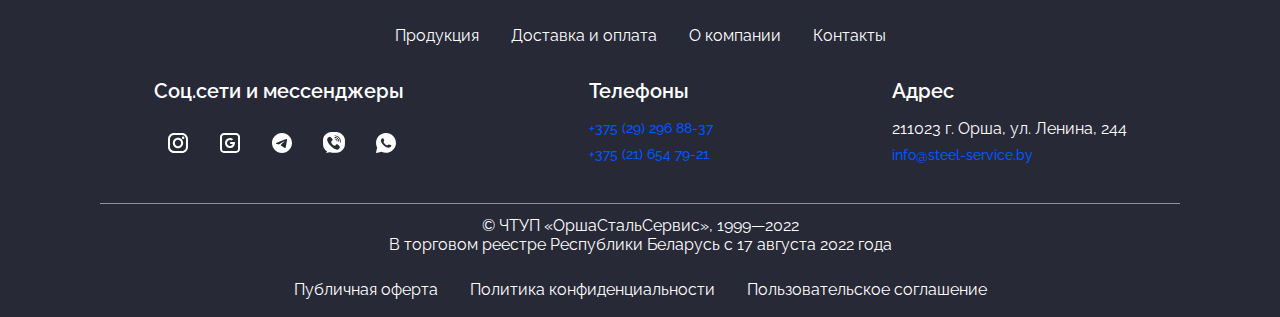
<file: delivery.html>
<!DOCTYPE html>
<html lang="en">
<head>
	
	<meta name="robots" content="noindex nofollow">

	<meta charset="UTF-8">
	<link rel="preconnect" href="https://fonts.googleapis.com"><link rel="preconnect" href="https://fonts.gstatic.com" crossorigin><link href="https://fonts.googleapis.com/css2?family=Raleway:ital,wght@0,100;0,200;0,300;0,400;0,500;0,600;0,700;0,800;0,900;1,100;1,200;1,300;1,400;1,500;1,600;1,700;1,800;1,900&display=swap" rel="stylesheet">
	<link type="image/x-icon" href="image/oss_favicon.ico" rel="shortcut icon">
	<link type="Image/x-icon" href="image/oss_favicon.ico" rel="icon">
	<link rel="stylesheet" href="komponent.css">
	<link rel="stylesheet" href="style.css">
	<script defer src="jquery/jquery-3.6.1.js"></script>
	<script defer src="my_script.js"></script>
	<meta name="viewport" content="width=device-width, initial-scale=1.0">
	<title>ОршаСтальСервис</title>
</head>
<body>

<!-- MODAL -->
	<div class="modal">
		<div class="modal_container">
			<div class="modal_item">
				<div class="modal_img">
					<img src="image/modal_image.png" alt="">
				</div>
				<div class="modal_form">
					
					<div class="close_icon">
						<img src="image/modal_close.svg" alt="">
					</div>

					<h3 class="tal semi_bold">
						Оставьте заявку, мы скоро перезвоним
					</h3>

						<div class="mgv_24"></div>
					<input type="name" placeholder="Ваше имя*">
						<div class="mgv_16"></div>
					<input type="tel" placeholder="+375 (--) --- ----*">
						<div class="mgv_16"></div>
					<input type="textarea" class="input_massage" placeholder="Ваше сообщение">
						<div class="mgv_16"></div>
					<input type="submit" class="btn_submit" value="Позвоните мне"/>
				</div>
			</div>
		</div>
	</div>
<!-- MODAL END -->


<!-- HEAD -->
 	<header>
	 	
	 	<div class="header-container">
	 		<div class="header_container-contact">
	 			<a href="#" class="link_main">
	 				<div class="btn_trit">orshasteelservis@mail.ru</div>
	 			</a>
	 			<a href="tel:+375292968837" class="link_main">
	 				<div class="btn_trit num_two">+375 (29) 296 88-37</div>
	 			</a>
	 			<a href="tel:+375292968837" class="link_main">
	 				<div class="btn_trit">+375 (29) 296 88-37</div>
	 			</a>
	 		</div>

	 		<div class="header_container-navigation">
	 			<a href="index.html">
		 			<div class="header_container_navigation-logo">
		 					<img src="image/logo_container.svg" alt="">
		 			</div>
	 			</a>

	 			<div class="header_navigation">
	 				<a href="products.html">
	 					<div class="btn_trit">продукция</div>
	 				</a>
	 				<div class="mgv_8"></div>
	 				<a href="delivery.html">
	 					<div class="btn_trit">доставка и оплата</div>
	 				</a>
	 				<div class="mgv_8"></div>
	 				<a href="about_us.html">
	 					<div class="btn_trit">о компании</div>
	 				</a>
	 				<div class="mgv_8"></div>
	 				<a href="contact.html">
	 					<div class="btn_trit">контакты</div>
	 				</a>
	 				<div class="mgv_strech header_mob_visible"></div>
	 				<a href="tel:+375292968837">
	 					<div class="btn_trit header_mob_visible">
	 						<strong>
	 						+375 (29) 296 88-37
	 						</strong>
	 					</div>
	 				</a>
	 				<div class="mgv_8 header_mob_visible"></div>
	 				<a href="tel:+375292968837">
	 					<div class="btn_trit header_mob_visible">
	 						<strong>
	 						+375 (29) 296 88-37
	 						</strong>
	 					</div>
	 				</a>
	 				<div class="mgv_8 header_mob_visible"></div>
	 				<a href="#">
	 					<div class="btn_trit header_mob_visible">
	 						<strong>
	 						orshasteelservis@mail.ru
	 						</strong>
	 					</div>
	 				</a>
	 				<div class="mgv_8 header_mob_visible"></div>
	 				<a href="#">
	 					<div class="btn_trit header_mob_visible">
	 						<strong>
	 							211023 г. Орша, ул. Ленина, 244
	 						</strong>
	 					</div>
	 				</a>
	 				<div class="mgv_strech header_mob_visible"></div>
	 				<a href="#">
	 					<div class="btn_trit btn_header header_mob_visible">
	 						Запрос цены
	 					</div>
	 				</a>
	 			
	 			</div>
	 			<div class="btn_main align_self-center hed_btn">Запрос цены</div>
	 			<div class="burger">
	 				<img src="image/burger_menu.svg" alt="">
	 			</div>
	 		</div>
	 	</div>
 	</header>
<!-- HEADER END -->
    <div class="mgv_212"></div>
<div class="flex-container">

    <!-- FIRST_SCREEN -->

	<h1 class="headline_container mgv48">
		Доставка
	</h1>
	<p class="text_secondary tac width778 mgv48 m-width100">
		Мы можем доставить резервуары в любую точку Беларуси. Но и самостоятельно вы можете их забрать
	</p>
	
<!-- FIRST_SCREEN END -->

<div class="about_us_container mgv110">
	<p class="text_main">
		Мы можем привезти ваши резервуары на наших машинах или погрузить в вашу. Условия доставки оговариваются в контракте.
	</p>
</div>


    <div class="mgv_212"></div>


<!-- CONTACT -->
<div class="contact_form_container">
	<div class="contact_container">
		<h2 class="headline tal">Связаться с нами</h2>
		<div class="mgv_16"></div>
		<p class="text_trit">
			Мы работаем с 8:00 до 18:00 и всегда находимся на месте. Вы можете приехать, позвонить или написать по контактам, указанным ниже. Если вы хотите узнать цену на производство по вашим чертежам, пришлите их по почте.</p>
		<div class="mgv_24"></div>
		<div class="addrec_container">
			<ul class="ul_contact">
				<li class="li_container"><strong>211023 г. Орша, ул. Ленина, 244</strong></li>
				<li class="li_container"><strong>info@steel-service.by</strong>
				<!-- <li class="li_container"><strong>+375 (29) 296 88-37</strong></li> -->
			</ul>
			<ul class="ul_contact">
				<li class="li_container"><strong>+375 (29) 296 88-37</strong></li>
				<li class="li_container"><strong>+375 (21) 654 79-21</strong></li>
			</ul>
		</div>
	</div>


	<!-- <div class="form_container"> -->
		<form class="form_container">
			<input type="name" id="form_callus-name"placeholder="Ваше имя*">
			<div class="mgv_16"></div>
			<input type="tel" id="form_callus-phone" placeholder="+375 (--) --- ----*">
			<div class="mgv_16"></div>
			<input type="textarea" id="form_callus-massage" class="input_massage" placeholder="Ваше сообщение">
			<div class="mgv_24"></div>
			<input type="submit" class="btn_submit" value="Позвоните мне"/>
		</form>
	<!-- </div> -->
</div>
<!-- CONTACT END -->



<div class="mgv_212"></div>
 </div>

 <footer>
	<div class="footer_container">
		<img src="image/logo_footer.svg" alt="">
		
		<div class="footer_line mgv12"></div>

		<div class="flex-center mgv32">
			<div class="flex-row gap24 m-flex-col flex-center m-gap12">
				<a href="products.html" style="color: #fff; border-radius: 8px;">
					<div class="btn_trit">
						Продукция
					</div>
				</a>
				<a href="delivery.html" style="color: #fff; border-radius: 8px;">
					<div class="btn_trit">
						Доставка и оплата
					</div>
				</a>
				<a href="about_us.html" style="color: #fff; border-radius: 8px;">
					<div class="btn_trit">
						О компании
					</div>
				</a>
				<a href="contact.html" style="color: #fff; border-radius: 8px;">
					<div class="btn_trit">
						Контакты
					</div>
				</a>
			</div>
		</div>

		<div class="footer_contact_container mgv24">
			<div class="footer_contact_item">
				<h4 class="semi_bold">Соц.сети и мессенджеры</h4>
				<div class="mgv_16"></div>
					<div class="social_container">
						<a href="">
							<img src="image/social_icon_instagram.svg" alt="">
						</a>
						<a href="">
							<img src="image/social_icon_gmail.svg" alt="">
						</a>
						<a href="">
							<img src="image/social_icon_telegram.svg" alt="">
						</a>
						<a href="">
							<img src="image/social_icon_viber.svg" alt="">
						</a>
						<a href="">
							<img src="image/social_icon_whatsapp.svg" alt="">
						</a>
					</div>
			</div>

			<div class="footer_contact_item">
				<h4 class="semi_bold">Телефоны</h4>
				<div class="mgv_16"></div>
				<a href="#" class="link_main">+375 (29) 296 88-37</a>
				<div class="mgv_8"></div>
				<a href="#" class="link_main">+375 (21) 654 79-21</a>
			</div>

			<div class="footer_contact_item">
				<h4 class="semi_bold">Адрес</h4>
				<div class="mgv_16"></div>
				<p class="">
					211023 г. Орша, ул. Ленина, 244
				</p>
				<div class="mgv_8"></div>
				<a href="#" class="link_main">
					info@steel-service.by
				</a>
			</div>

		</div>

		<div class="footer_line mgv32"></div>

		<div class="last_info">
			<p class="mgv12">
				© ЧТУП «ОршаСтальСервис», 1999—2022
			</p>
			<p class="mgv8">
				В торговом реестре Республики Беларусь с 17 августа 2022 года
			</p>
		</div>
		
		<div class="flex-center mgv16">
			<div class="flex-row gap24 m-flex-col flex-center m-gap12">
				<div class="btn_trit">
					Публичная оферта
				</div>
				<div class="btn_trit">
					Политика конфиденциальности
				</div>
				<div class="btn_trit">
					Пользовательское соглашение
				</div>
			</div>
		</div>

	</div>
	<div class="mgv_8"></div>
</footer>
<div id="popup_text"></div>



</body>
</html>
</file>
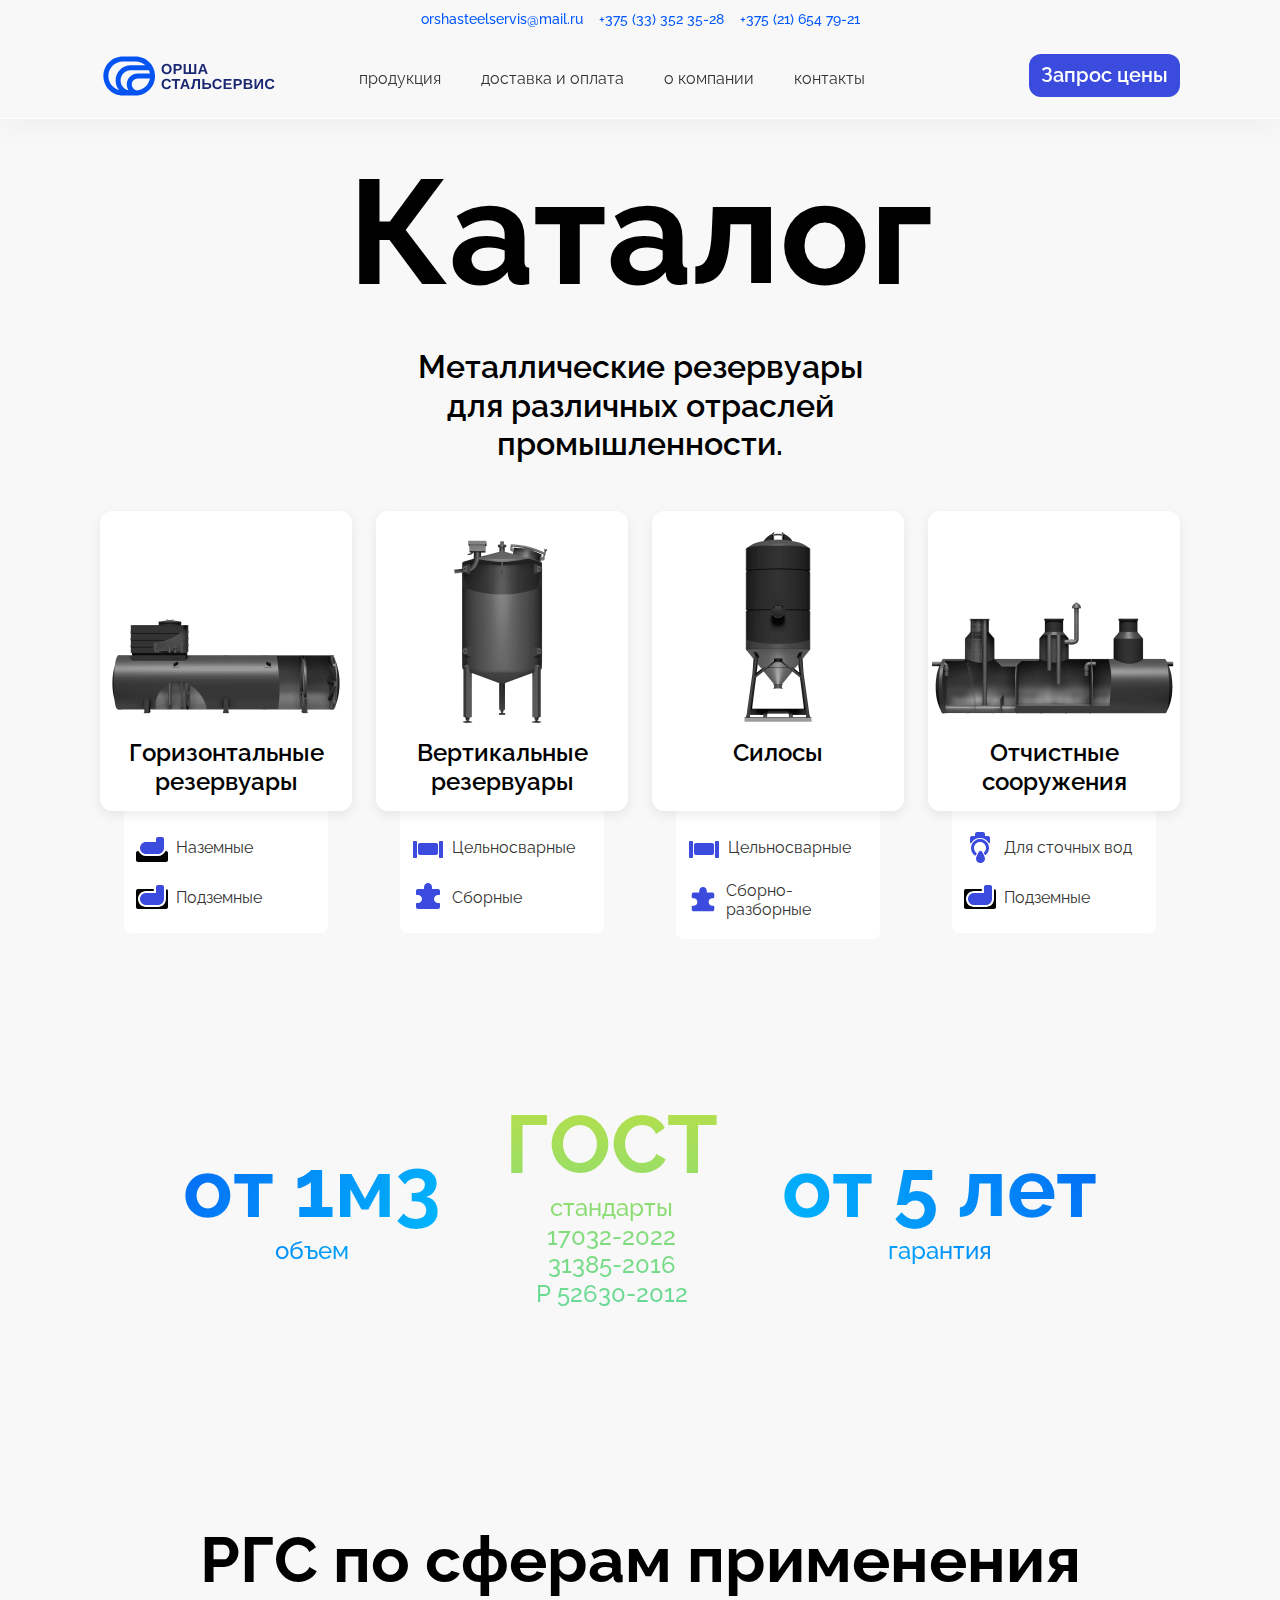
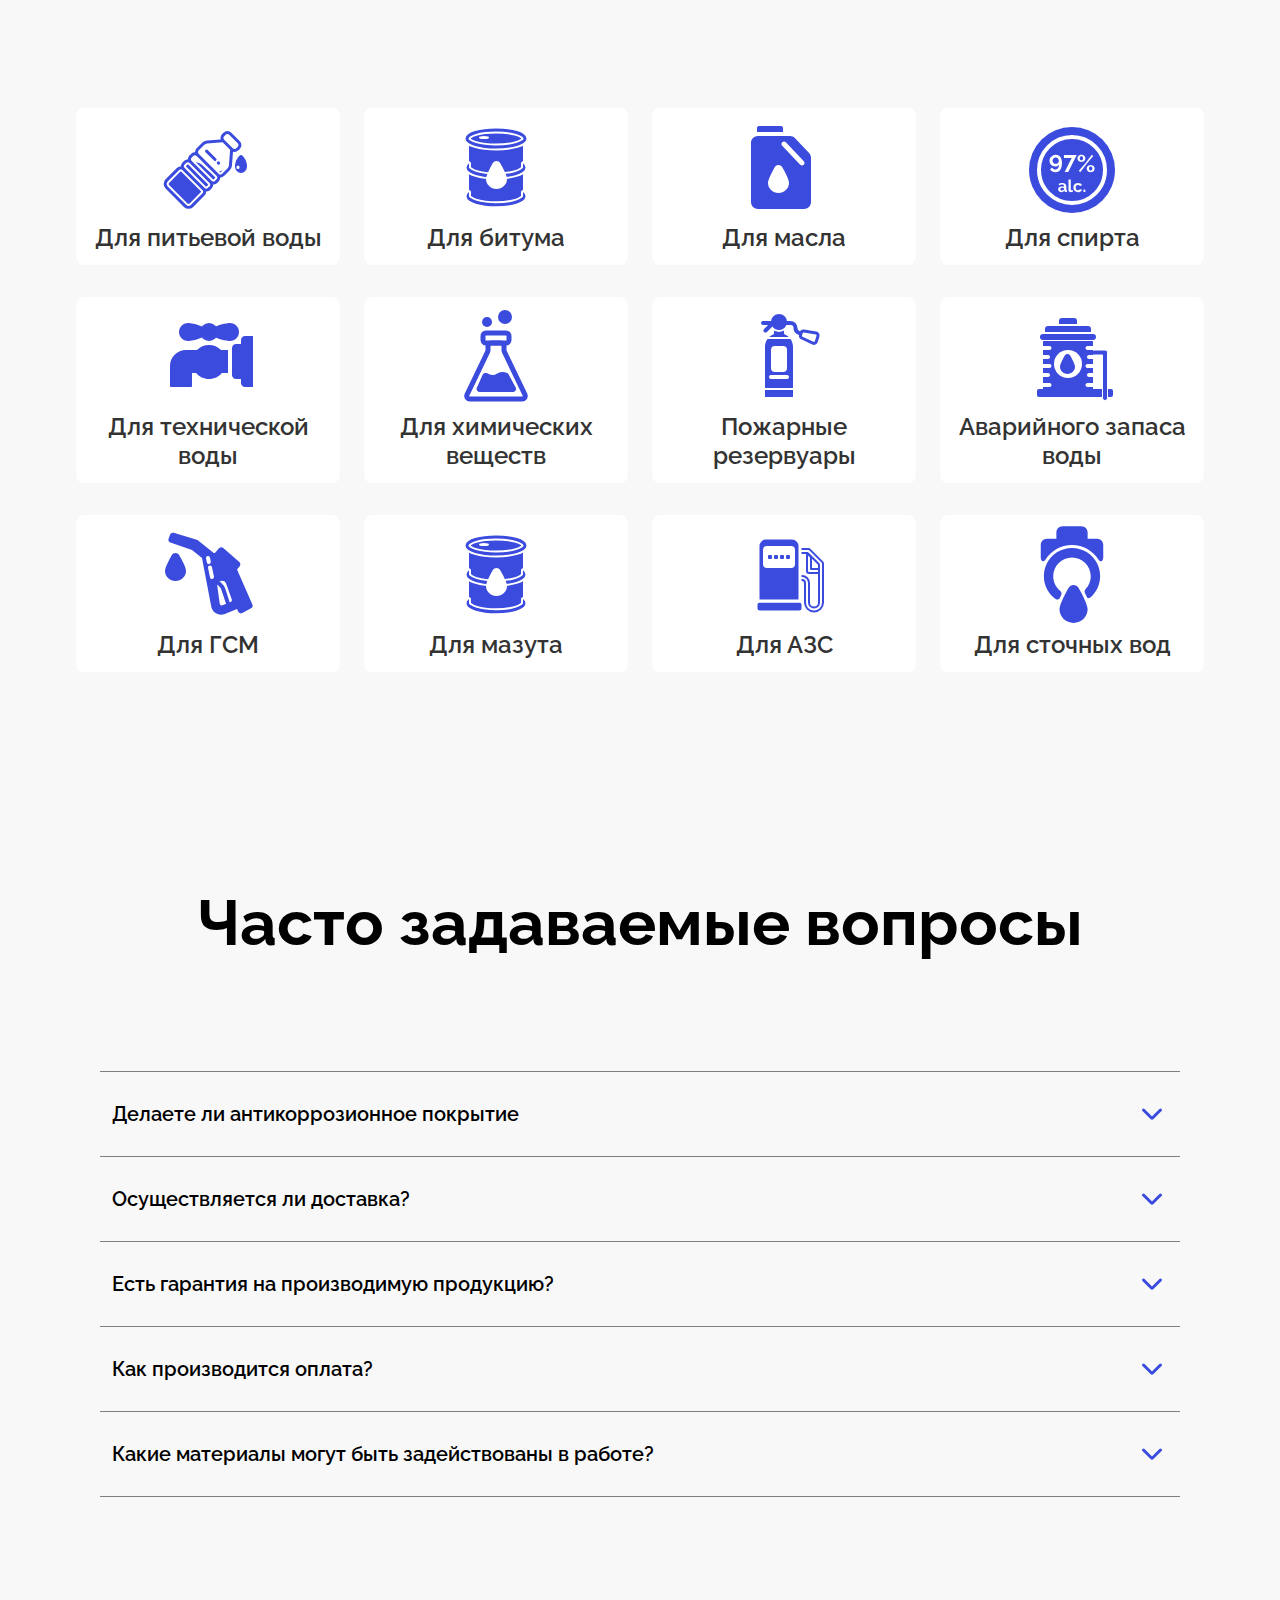
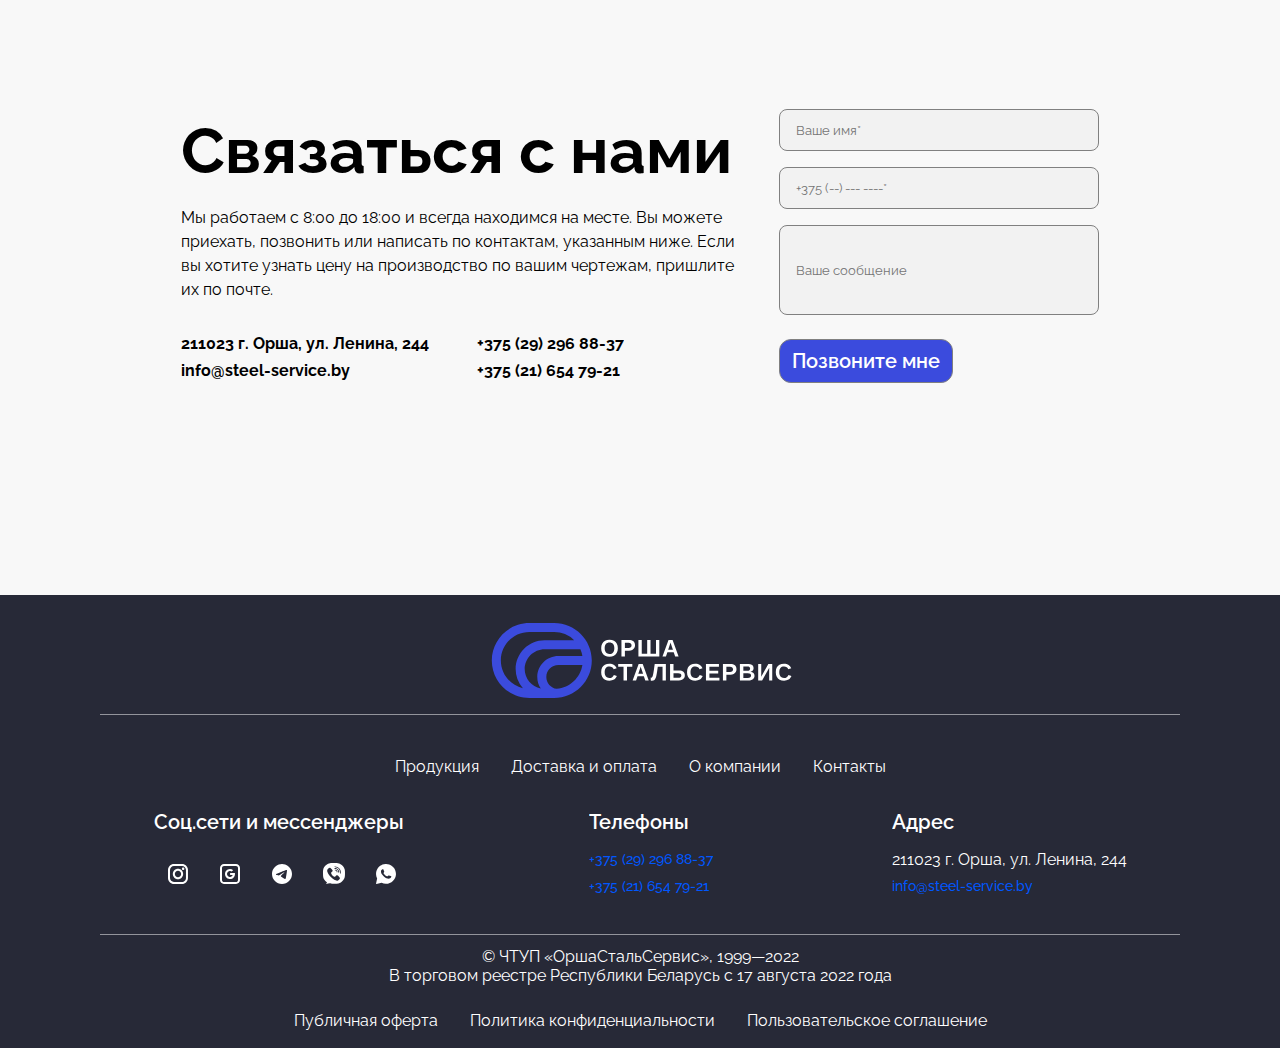
<file: products.html>
<!DOCTYPE html>
<html lang="en">
<head>
	<meta name="robots" content="noindex nofollow">
	<meta charset="UTF-8">
	<link rel="preconnect" href="https://fonts.googleapis.com"><link rel="preconnect" href="https://fonts.gstatic.com" crossorigin><link href="https://fonts.googleapis.com/css2?family=Raleway:ital,wght@0,100;0,200;0,300;0,400;0,500;0,600;0,700;0,800;0,900;1,100;1,200;1,300;1,400;1,500;1,600;1,700;1,800;1,900&display=swap" rel="stylesheet">
	<link type="image/x-icon" href="image/oss_favicon.ico" rel="shortcut icon">
	<link type="Image/x-icon" href="image/oss_favicon.ico" rel="icon">
	<link rel="stylesheet" href="komponent.css">
	<link rel="stylesheet" href="style.css">
	<script defer src="jquery/jquery-3.6.1.js"></script>
	<script defer src="my_script.js"></script>
	<meta name="viewport" content="width=device-width, initial-scale=1.0">
	<title>ОршаСтальСервис</title>
</head>
<body>

<!-- MODAL -->
	<div class="modal">
		<div class="modal_container">
			<div class="modal_item">
				<div class="modal_img">
					<img src="image/modal_image.png" alt="">
				</div>
				<div class="modal_form">
					
					<div class="close_icon">
						<img src="image/modal_close.svg" alt="">
					</div>

					<h3 class="tal semi_bold">
						Оставьте заявку, мы скоро перезвоним
					</h3>

						<div class="mgv_24"></div>
					<input type="name" placeholder="Ваше имя*">
						<div class="mgv_16"></div>
					<input type="tel" placeholder="+375 (--) --- ----*">
						<div class="mgv_16"></div>
					<input type="textarea" class="input_massage" placeholder="Ваше сообщение">
						<div class="mgv_16"></div>
					<input type="submit" class="btn_submit" value="Позвоните мне"/>
				</div>
			</div>
		</div>
	</div>
<!-- MODAL END -->


<!-- HEAD -->
 	<header>
	 	
	 	<div class="header-container">
	 		<div class="header_container-contact">
	 			<a href="#" class="link_main">
	 				<div class="btn_trit">orshasteelservis@mail.ru</div>
	 			</a>
	 			<a href="tel:+375292968837" class="link_main">
	 				<div class="btn_trit num_two">+375 (33) 352 35-28</div>
	 			</a>
	 			<a href="tel:+375292968837" class="link_main">
	 				<div class="btn_trit">+375 (21) 654 79-21</div>
	 			</a>
	 		</div>

	 		<div class="header_container-navigation">
	 			<a href="index.html">
		 			<div class="header_container_navigation-logo">
		 					<img src="image/logo_container.svg" alt="">
		 			</div>
	 			</a>

	 			<div class="header_navigation">
	 				<a href="products.html">
	 					<div class="btn_trit">продукция</div>
	 				</a>
	 				<div class="mgv_8"></div>
	 				<a href="delivery.html">
	 					<div class="btn_trit">доставка и оплата</div>
	 				</a>
	 				<div class="mgv_8"></div>
	 				<a href="about_us.html">
	 					<div class="btn_trit">о компании</div>
	 				</a>
	 				<div class="mgv_8"></div>
	 				<a href="contact.html">
	 					<div class="btn_trit">контакты</div>
	 				</a>
	 				<div class="mgv_strech header_mob_visible"></div>
	 				<a href="tel:+375292968837">
	 					<div class="btn_trit header_mob_visible">
	 						<strong>
	 						+375 (29) 296 88-37
	 						</strong>
	 					</div>
	 				</a>
	 				<div class="mgv_8 header_mob_visible"></div>
	 				<a href="tel:+375292968837">
	 					<div class="btn_trit header_mob_visible">
	 						<strong>
	 						+375 (29) 296 88-37
	 						</strong>
	 					</div>
	 				</a>
	 				<div class="mgv_8 header_mob_visible"></div>
	 				<a href="#">
	 					<div class="btn_trit header_mob_visible">
	 						<strong>
	 						orshasteelservis@mail.ru
	 						</strong>
	 					</div>
	 				</a>
	 				<div class="mgv_8 header_mob_visible"></div>
	 				<a href="#">
	 					<div class="btn_trit header_mob_visible">
	 						<strong>
	 							211023 г. Орша, ул. Ленина, 244
	 						</strong>
	 					</div>
	 				</a>
	 				<div class="mgv_strech header_mob_visible"></div>
	 				<a href="#">
	 					<div class="btn_trit btn_header header_mob_visible">
	 						Запрос цены
	 					</div>
	 				</a>
	 			
	 			</div>
	 			<div class="btn_main align_self-center hed_btn">Запрос цены</div>
	 			<div class="burger">
	 				<img src="image/burger_menu.svg" alt="">
	 			</div>
	 		</div>
	 	</div>
 	</header>
<!-- HEADER END -->

	<!-- FIRST_SCREEN -->
	<div class="headline_container1">
		<div class="category_headline">
			<h1 class="headline_container">
				Каталог
			</h1>
				<div class="mgv_48"></div>
			<p class="text_main tac">
				<!-- Мы умеем обрабатывать метал, умеем много  -->
				Металлические резервуары для различных отраслей промышленности.	
			</p>
		</div>
	</div>
<!-- FIRST_SCREEN END -->

<div class="flex-container">

	
		<div class="mgv_48"></div>

<!-- CONTAINER_CATALOG -->
	<div class="catalog_container">
		
		<div class="catalog_item">
			<div class="catalog_group_one">
				<img src="image/category_horizontal.png" alt="">
				<h3 class="tac">
					Горизонтальные резервуары
				</h3>
			</div>
			<div class="catalog_group_two">
				<a href="category_horizontal_ground.html" class="catalog_group_list">
					<img src="image/icon/category_ground.svg" alt=""> Наземные
				</a>
				<a href="category_horizontal_underground.html" class="catalog_group_list">
					<img src="image/icon/category_underground.svg" alt=""> 
					Подземные
				</a>
			</div>
		</div>
		<div class="catalog_item">
			<div class="catalog_group_one">
				<img src="image/category_vertical.png" alt="">
				<h3 class="tac">
					Вертикальные резервуары
				</h3>
			</div>
			<div class="catalog_group_two">
				<a href="category_vertical_celnosvatnie.html" class="catalog_group_list">
					<img src="image/icon/category_celmet.svg" alt=""> Цельносварные
				</a>
				<a href="category_vertical_builde.html" class="catalog_group_list">
					<img src="image/icon/category_puzle.svg" alt=""> 
					Сборные
				</a>
			</div>
		</div>
				<div class="catalog_item">
			<div class="catalog_group_one">
				<img src="image/category_silos.png" alt="">
				<h3 class="tac">
					Силосы
				</h3>
			</div>
			<div class="catalog_group_two">
				<a href="catalog_silos_celmet.html" class="catalog_group_list">
					<img src="image/icon/category_celmet.svg" alt=""> Цельносварные
				</a>
				<a href="catalog_silos_builde.html" class="catalog_group_list">
					<img src="image/icon/category_puzle.svg" alt=""> 
					Сборно-разборные
				</a>
			</div>
		</div>
				<div class="catalog_item">
			<div class="catalog_group_one">
				<img src="image/category_ochistka.png" alt="">
				<h3 class="tac">
					Отчистные сооружения
				</h3>
			</div>
			<div class="catalog_group_two">
				<a href="catalog_clean_stok.html" class="catalog_group_list">
					<img src="image/icon/category_water.svg" alt=""> Для сточных вод
				</a>
				<a href="catalog_clean_underground.html" class="catalog_group_list">
					<img src="image/icon/category_underground.svg" alt=""> 
					Подземные
				</a>
			</div>
		</div>

	</div>
<!-- CONTAINER_CATALOG_END -->


<!-- ADVANTAGE --> 
	<div class="advantage_container category_margin fluex-column-center">
		<div class="advantage_item advantage_item1">
			<p class="adventage_line1">от 1м3</p>
			<p class="adventage_line2">объем</p>
		</div>
		<div class="advantage_item advantage_item2">
			<p class="adventage_line1">ГОСТ</p>
			<p class="adventage_line2">стандарты</p>
			<p class="adventage_line2">17032-2022</p>
			<p class="adventage_line2">31385-2016</p>
			<p class="adventage_line2">Р 52630-2012</p>
		</div>
		<div class="advantage_item advantage_item3">
			<p class="adventage_line1">от 5 лет</p>
			<p class="adventage_line2">гарантия</p>
		</div>
	</div>
<!-- ADVANTAGE_END -->

	<div class="mgv_212"></div>

<!-- CATEGORII PRIMENENIA -->
	<h2>РГС по сферам применения</h2>
		<div class="mgv_110"></div>
	<div class="categorii_primenenia_container">
		<a href="category_primenenia_drink_water.html">
			<div class="categorii_primenenia_item">
				<div class="categorii_primenenia_image pointer">
					<img class="pointer" src="image/icon/categorii_primenenia_image_01.svg" alt="">
				</div>
				<h3 class="tac pointer">
					Для питьевой воды
				</h3>
			</div>
		</a>
		<a href="category_primenenia_bitum.html">
			<div class="categorii_primenenia_item">
				<div class="categorii_primenenia_image">
					<img class="pointer" src="image/icon/categorii_primenenia_image_02.svg" alt="">
				</div>
				<h3 class="tac pointer">
					Для битума
				</h3>
			</div>
		</a>
		<a href="category_primenenia_oil.html">
			<div class="categorii_primenenia_item">
				<div class="categorii_primenenia_image">
					<img class="pointer" src="image/icon/categorii_primenenia_image_03.svg" alt="">
				</div>
				<h3 class="tac pointer">
					Для масла
				</h3>
			</div>
		</a>
		<a href="category_primenenia_alcohol.html">
			<div class="categorii_primenenia_item">
				<div class="categorii_primenenia_image">
					<img class="pointer" src="image/icon/categorii_primenenia_image_05.svg" alt="">
				</div>
				<h3 class="tac pointer">
					Для спирта
				</h3>
			</div>
		</a>
	</div>
		<div class="mgv_32"></div>
	<div class="categorii_primenenia_container">
		<a href="category_primenenia_tech_water.html">
			<div class="categorii_primenenia_item">
				<div class="categorii_primenenia_image">
					<img class="pointer" src="image/icon/categorii_primenenia_image_04.svg" alt="">
				</div>
				<h3 class="tac pointer">
					Для технической воды
				</h3>
			</div>
		</a>
		<a href="category_primenenia_chemistry.html">
			<div class="categorii_primenenia_item">
				<div class="categorii_primenenia_image">
					<img class="pointer" src="image/icon/categorii_primenenia_image_06.svg" alt="">
				</div>
				<h3 class="tac pointer">
					Для химических веществ
				</h3>
			</div>
		</a>
		<a href="category_primenenia_firefighter.html">
			<div class="categorii_primenenia_item">
				<div class="categorii_primenenia_image">
					<img class="pointer" src="image/icon/categorii_primenenia_image_12.svg" alt="">
				</div>
				<h3 class="tac pointer">
					Пожарные резервуары
				</h3>
			</div>
		</a>
		<a href="category_primenenia_water-supply.html">
			<div class="categorii_primenenia_item">
				<div class="categorii_primenenia_image">
					<img class="pointer" src="image/icon/categorii_primenenia_image_08.svg" alt="">
				</div>
				<h3 class="tac pointer">
					Аварийного запаса воды
				</h3>
			</div>
		</a>
	</div>
		<div class="mgv_32"></div>
	<div class="categorii_primenenia_container">
		<a href="category_primenenia_gsm.html">
			<div class="categorii_primenenia_item">
				<div class="categorii_primenenia_image">
					<img class="pointer" src="image/icon/categorii_primenenia_image_09.svg" alt="">
				</div>
				<h3 class="tac pointer">
					Для ГСМ
				</h3>
			</div>
		</a>
		<a href="category_primenenia_mazut.html">
			<div class="categorii_primenenia_item">
				<div class="categorii_primenenia_image">
					<img class="pointer" src="image/icon/categorii_primenenia_image_10.svg" alt="">
				</div>
				<h3 class="tac pointer">
					Для мазута
				</h3>
			</div>
		</a>
		<a href="category_primenenia_azs.html">
			<div class="categorii_primenenia_item">
				<div class="categorii_primenenia_image">
					<img class="pointer" src="image/icon/categorii_primenenia_image_11.svg" alt="">
				</div>
				<h3 class="tac pointer">
					Для АЗС
				</h3>
			</div>
		</a>
		<a href="category_primenenia_wastewater.html">
			<div class="categorii_primenenia_item">
				<div class="categorii_primenenia_image">
					<img class="pointer" src="image/icon/categorii_primenenia_image_07.svg" alt="">
				</div>
				<h3 class="tac pointer">
					Для сточных вод
				</h3>
			</div>
		</a>
	</div>
<!-- CATEGORII PRIMENENIA END -->

	<div class="mgv_212"></div>

<!-- FAQ -->

<h2 class="hadline_2">Часто задаваемые вопросы</h2>
<div class="mgv_110"></div>
<div class="faq_container">
	<div class="faq_border"></div>
	<div class="faq_questions">
		<div class="mgv_24"></div>
		<div class="question">
			<h4 class="semi_bold">
				Делаете ли антикоррозионное покрытие
			</h4>
			<div class="faq_svg_container">
				<img src="image/slider_open.svg" alt="">
			 </div>
		</div>
		<div class="answer">
		<div class="mgv_16"></div>
			<p class="text_trit wid66">
				
Да, мы применяем антикоррозионное покрытие на наших металлических резервуарах. Это позволяет защитить их от воздействия окружающей среды и увеличить их срок службы. Мы используем различные методы покрытия на основе полиуретана.
			</p>
		</div>
		<div class="mgv_24"></div>
	</div>
	<div class="faq_border"></div>
	<div class="faq_questions">
		<div class="mgv_24"></div>
		<div class="question">
			<h4 class="semi_bold">
				Осуществляется ли доставка?
			</h4>
			<div class="faq_svg_container">
				<img src="image/slider_open.svg" alt="">
			 </div>
		</div>
		<div class="answer">
		<div class="mgv_16"></div>
			<p class="text_trit wid66">
				Да, мы осуществляем доставку наших металлических резервуаров. Мы предлагаем как вариант самовывоза со склада, так и доставку прямо на место назначения. Мы сотрудничаем с надежными логистическими партнерами, чтобы обеспечить надлежащую доставку и удовлетворить потребности наших клиентов.
			</p>
		</div>
		<div class="mgv_24"></div>
	</div>
	<div class="faq_border"></div>
	<div class="faq_questions">
		<div class="mgv_24"></div>
		<div class="question">
			<h4 class="semi_bold">
				Есть гарантия на производимую продукцию?
			</h4>
			<div class="faq_svg_container">
				<img src="image/slider_open.svg" alt="">
			 </div>
		</div>
		<div class="answer">
		<div class="mgv_16"></div>
			<p class="text_trit wid66">
				Да, мы предоставляем гарантию на нашу производимую продукцию. Гарантийные условия могут варьироваться в зависимости от типа резервуара и его назначения. Обычно мы предлагаем гарантию на коррозионное повреждение, качество сварки и общую производственную браковку. Длительность гарантии и конкретные условия будут оговорены в контракте при покупке продукции.
			</p>
		</div>
		<div class="mgv_24"></div>
	</div>
	<div class="faq_border"></div>
	<div class="faq_questions">
		<div class="mgv_24"></div>
		<div class="question">
			<h4 class="semi_bold">
				Как производится оплата?
			</h4>
			<div class="faq_svg_container">
				<img src="image/slider_open.svg" alt="">
			 </div>
		</div>
		<div class="answer">
		<div class="mgv_16"></div>
			<p class="text_trit wid66">
				Оплата за нашу продукцию обычно осуществляется посредством банковского перевода или других согласованных с клиентом методов оплаты, таких как кредитные карты или электронные платежные системы. После согласования заказа и подписания контракта, мы предоставляем вам счет-фактуру с указанием информации для оплаты. Детали оплаты и способы проведения платежей будут обговорены и согласованы между нами и клиентом в процессе оформления заказа.
			</p>
		</div>
		<div class="mgv_24"></div>
	</div>
	<div class="faq_border"></div>
	<div class="faq_questions">
		<div class="mgv_24"></div>
		<div class="question">
			<h4 class="semi_bold">
				Какие материалы могут быть задействованы в работе?
			</h4>
			<div class="faq_svg_container">
				<img src="image/slider_open.svg" alt="">
			 </div>
		</div>
		<div class="answer">
		<div class="mgv_16"></div>
			<p class="text_trit wid66">
В нашей работе мы используем разнообразные материалы, включая стальные листы, нержавеющую сталь, алюминий и специальные сплавы. Они обеспечивают прочность, устойчивость к коррозии и соответствуют требованиям клиентов и стандартам качества. Выбор материала зависит от конкретных условий эксплуатации резервуара, содержимого, температуры, давления и других факторов. Мы подбираем наиболее подходящий материал, чтобы обеспечить долговечность и надежность нашей продукции.
			</p>
		</div>
		<div class="mgv_24"></div>
	</div>
	<div class="faq_border"></div>

</div>
<!-- FAQ END -->

<div class="mgv_212"></div>

<!-- CONTACT -->
<div class="contact_form_container">
	<div class="contact_container">
		<h2 class="headline tal">Связаться с нами</h2>
		<div class="mgv_16"></div>
		<p class="text_trit">
			Мы работаем с 8:00 до 18:00 и всегда находимся на месте. Вы можете приехать, позвонить или написать по контактам, указанным ниже. Если вы хотите узнать цену на производство по вашим чертежам, пришлите их по почте.</p>
		<div class="mgv_24"></div>
		<div class="addrec_container">
			<ul class="ul_contact">
				<li class="li_container"><strong>211023 г. Орша, ул. Ленина, 244</strong></li>
				<li class="li_container"><strong>info@steel-service.by</strong>
				<!-- <li class="li_container"><strong>+375 (29) 296 88-37</strong></li> -->
			</ul>
			<ul class="ul_contact">
				<li class="li_container"><strong>+375 (29) 296 88-37</strong></li>
				<li class="li_container"><strong>+375 (21) 654 79-21</strong></li>
			</ul>
		</div>
	</div>


	<!-- <div class="form_container"> -->
		<form class="form_container">
			<input type="name" id="form_callus-name"placeholder="Ваше имя*">
			<div class="mgv_16"></div>
			<input type="tel" id="form_callus-phone" placeholder="+375 (--) --- ----*">
			<div class="mgv_16"></div>
			<input type="textarea" id="form_callus-massage" class="input_massage" placeholder="Ваше сообщение">
			<div class="mgv_24"></div>
			<input type="submit" class="btn_submit" value="Позвоните мне"/>
		</form>
	<!-- </div> -->
</div>
<!-- CONTACT END -->
	</div>

<div class="mgv_212"></div>

</div>
<footer>
	<div class="footer_container">
		<img src="image/logo_footer.svg" alt="">
		
		<div class="footer_line mgv12"></div>

		<div class="flex-center mgv32">
			<div class="flex-row gap24 m-flex-col flex-center m-gap12">
				<a href="products.html" style="color: #fff; border-radius: 8px;">
					<div class="btn_trit">
						Продукция
					</div>
				</a>
				<a href="delivery.html" style="color: #fff; border-radius: 8px;">
					<div class="btn_trit">
						Доставка и оплата
					</div>
				</a>
				<a href="about_us.html" style="color: #fff; border-radius: 8px;">
					<div class="btn_trit">
						О компании
					</div>
				</a>
				<a href="contact.html" style="color: #fff; border-radius: 8px;">
					<div class="btn_trit">
						Контакты
					</div>
				</a>
			</div>
		</div>

		<div class="footer_contact_container mgv24">
			<div class="footer_contact_item">
				<h4 class="semi_bold">Соц.сети и мессенджеры</h4>
				<div class="mgv_16"></div>
					<div class="social_container">
						<a href="">
							<img src="image/social_icon_instagram.svg" alt="">
						</a>
						<a href="">
							<img src="image/social_icon_gmail.svg" alt="">
						</a>
						<a href="">
							<img src="image/social_icon_telegram.svg" alt="">
						</a>
						<a href="">
							<img src="image/social_icon_viber.svg" alt="">
						</a>
						<a href="">
							<img src="image/social_icon_whatsapp.svg" alt="">
						</a>
					</div>
			</div>

			<div class="footer_contact_item">
				<h4 class="semi_bold">Телефоны</h4>
				<div class="mgv_16"></div>
				<a href="#" class="link_main">+375 (29) 296 88-37</a>
				<div class="mgv_8"></div>
				<a href="#" class="link_main">+375 (21) 654 79-21</a>
			</div>

			<div class="footer_contact_item">
				<h4 class="semi_bold">Адрес</h4>
				<div class="mgv_16"></div>
				<p class="">
					211023 г. Орша, ул. Ленина, 244
				</p>
				<div class="mgv_8"></div>
				<a href="#" class="link_main">
					info@steel-service.by
				</a>
			</div>

		</div>

		<div class="footer_line mgv32"></div>

		<div class="last_info">
			<p class="mgv12">
				© ЧТУП «ОршаСтальСервис», 1999—2022
			</p>
			<p class="mgv8">
				В торговом реестре Республики Беларусь с 17 августа 2022 года
			</p>
		</div>
		
		<div class="flex-center mgv16">
			<div class="flex-row gap24 m-flex-col flex-center m-gap12">
				<div class="btn_trit">
					Публичная оферта
				</div>
				<div class="btn_trit">
					Политика конфиденциальности
				</div>
				<div class="btn_trit">
					Пользовательское соглашение
				</div>
			</div>
		</div>

	</div>
	<div class="mgv_8"></div>
</footer>




</div>

</body>
</html>
</file>
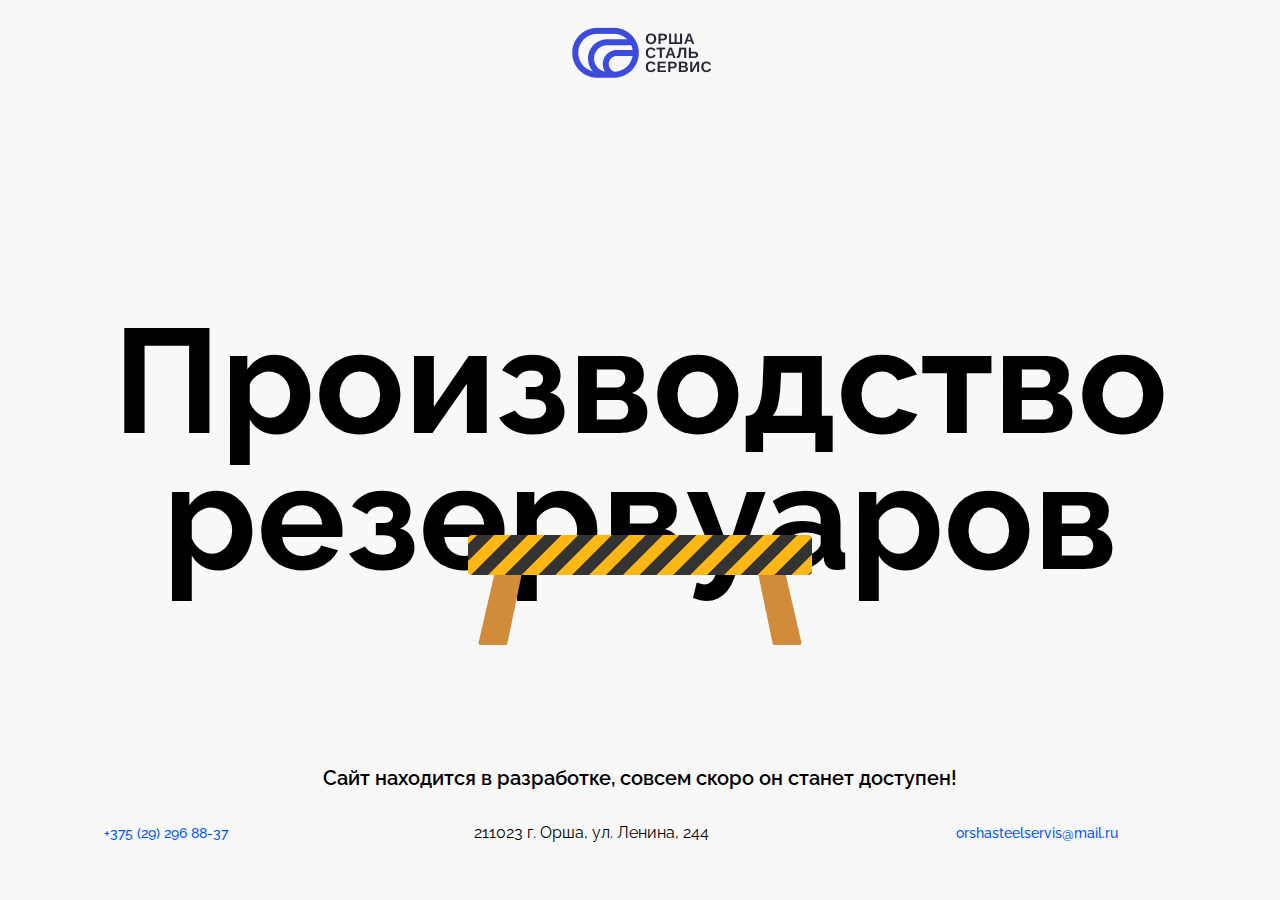
<file: redir.html>
<!DOCTYPE html>
<html lang="en">
<head>
	<meta name="robots" content="noindex nofollow">
	<meta charset="UTF-8">
	<link rel="preconnect" href="https://fonts.googleapis.com"><link rel="preconnect" href="https://fonts.gstatic.com" crossorigin><link href="https://fonts.googleapis.com/css2?family=Raleway:ital,wght@0,100;0,200;0,300;0,400;0,500;0,600;0,700;0,800;0,900;1,100;1,200;1,300;1,400;1,500;1,600;1,700;1,800;1,900&display=swap" rel="stylesheet">
	<link type="image/x-icon" href="image/oss_favicon.ico" rel="shortcut icon">
	<link type="Image/x-icon" href="image/oss_favicon.ico" rel="icon">
	<link rel="stylesheet" href="komponent.css">
	<link rel="stylesheet" href="style.css">
	<script defer src="jquery/jquery-3.6.1.js"></script>
	<script defer src="my_script.js"></script>
	<meta name="viewport" content="width=device-width, initial-scale=1.0">
	<title>ОршаСтальСервис</title>
	<style>
		.redir_contact{
			display: flex; width: 100%; justify-content: justify-content; align-items: center;
		padding: 0px;
		}
		.redir_img_sec{
			margin-top: -50px;
		}
		@media screen and (max-width: 720px){
			.redir_contact{
				flex-direction: column;
			}
			.redir_img_sec{
				transform: scale(0.5);
				margin-top: -46px;
		}
		}
	</style>
</head>
<body>

	<div class="flex-container" style="height: 100vh;">
		<div style="margin-top: 25px; overflow: visible;">
			<img src="image/redir_logo.png" alt="">
		</div>
		
		<div class="" style="width: 100%; align-self: stretch; flex-grow: 1;"></div>
		
		<div class="" style="text-align: center; overflow: visible;">
			<h1 class="headline_container">
				Производство резервуаров
			</h1>
			<div class="redir_img_sec" style="">
				<img src="image/brake.png"  alt="">
			</div>
		</div>	
		<div class="mgv_48"></div>
		<div class="" style="width: 100%; align-self: stretch; flex-grow: 0.3;"></div>
		<h4 class="semi_bold tac">
			Сайт находится в разработке, совсем скоро он станет доступен!
		</h4>

		<div class="mgv_24"></div>
		

		<div class="redir_contact" style="">
			<a href="tel:+375292968837" class="link_main">
				<div class="btn_trit" style="width: fit-content;">+375 (29) 296 88-37</div>
			</a>
			<p class="text_trit wid66 tac">
				211023 г. Орша, ул. Ленина, 244
			</p>
			<a href="#" class="link_main">
				<div class="btn_trit">orshasteelservis@mail.ru</div>
			</a>
		</div>
		<div class="mgv_48"></div>
	</div>



</body>
</html>
</file>
<file: komponent.css>
@import url('https://fonts.googleapis.com/css2?family=Raleway:ital,wght@0,100;0,200;0,300;0,400;0,500;0,600;0,700;0,800;0,900;1,100;1,200;1,300;1,400;1,500;1,600;1,700;1,800;1,900&display=swap');
body{
	background-color: #F8F8F8;
	margin: 0px;
	padding: 0px;
	color: #000;
	overflow: hidden;
}
* {
	margin: 0;
	padding: 0;
	margin: 0px;
	padding: 0px;
	font-family: 'Raleway', sans-serif;
	overflow-x:hidden;
/*	overflow: hidden;*/
	cursor: default;
}

body{

}
.pointer{
	cursor: pointer;
}

/*ЗАГОЛОВКИ*/

h1{
	font-weight: 700;
	font-size: 148px;
	line-height: 92.9%;
	text-align: center;
}
h2{
	font-weight: 700;
	font-size: 64px;
	line-height: 121.5%;
	text-align: center;
	overflow: hidden;
}
h3{
	font-weight: 600;
	font-size: 24px;
	line-height: 120%;
	font-feature-settings: 'pnum' on, 'lnum' on;
}
h4{
	font-weight: 500;
	font-size: 20px;
	line-height: 120%;
}
a{
	text-decoration: none;
	color: #333333;
	cursor: pointer;
}


/*ТЕКСТ*/
.super{
	vertical-align: super;
	line-height: 1px;
}

.text_main{
	font-weight: 600;
	font-size: 32px;
	line-height: 120%;
	color: #000000;
}
.text_secondary{
	font-weight: 500;
	font-size: 24px;
	line-height: 120%;
}
.p20{
	font-weight: 600;
	font-size: 20px;
	line-height: 120%;
}
.text_trit{
	font-weight: 400;
	font-size: 16px;
	line-height: 150%;
}
.tac{
	text-align: center;
}
.tal{
	text-align: left;
}
.tar{
	text-align: right;
}
.semi_bold{
	font-weight: 600;
}


/*ССЫЛКИ*/

.link_main{
	font-weight: 500;
	font-size: 16px;
	line-height: 131.9%;
	text-decoration-line: none;
	color: #0057FF;
}
.link_nav{
	text-decoration: none;
}
.link_main:hover{
	cursor: pointer;
	color: #0057FF;
	text-decoration: underline;

}

/*КНОПКИ*/

.btn_main{
	padding: 8px 12px;
	border-radius: 12px;
	background-color: #3B4BDD;
	font-weight: 600;
	font-size: 20px;
	line-height: 131.9%;
	color: #fff;
	width: auto;
	align-self: flex-start;
	cursor: pointer;
	transition: background-color 0.5s;
}
.btn_main:hover{
	/*color: #0C1DB6;
	padding: 6px 10px;
	border: 2px solid #0C1DB6;
	background-color: rgba(255, 255, 255, 0.5);*/
	transform: scale(0.97);
}
.btn_submit{
	padding: 8px 12px;
	border-radius: 12px;
	background-color: #3B4BDD;
	font-weight: 600;
	font-size: 20px;
	line-height: 131.9%;
	color: #fff;
	width: auto;
	align-self: flex-start;
	cursor: pointer;
	transition: background-color 0.5s;
}
.btn_submit:hover{
	transform: scale(0.97);	
}
.btn_sec{
	cursor: pointer;
	font-weight: 600;
	font-size: 20px;
	line-height: 150%;
	padding: 12px 16px;
	border-radius: 12px;
	color: #fff;
}
.btn_trit{
	cursor: pointer;
	padding: 10px 4px;
}
.btn_trit:hover{
	background-color: #efefef;
	border-radius: 8px;
}


/*ЦВЕТА*/

.bg_sec{
	background-color: #F2F2F2;
}
.bg_main{
	background-color: #3B4BDD;
}
.color_main{
	color: #3B4BDD;
}

/*КАРТИНКИ*/

.header_container_navigation-logo{
/*	width: 174px;
	height: 44px;*/
	overflow: hidden;
	cursor: pointer;
/*	background-color: blue;*/
}
.category_item_image{
/*	background-color: red;*/
}
.galery_container{
/*	border-radius: 20px;*/
/*	background-image: url(image/ceh.png);*/
	width: 100%;
	height: 555px;
	overflow: hidden;
}
.logo_container_image{
	width: 160px;
	height: 160px;
	background: #FFFFFF;
	box-shadow: 0px 0px 20px rgba(0, 0, 0, 0.12);
	border-radius: 8px;
	overflow: hidden;
}
.logo_container_image > img{
	width: 100%;
	height: 100%;
}
.case_item_image{
	width: 344px;
	height: 258px;
	overflow: hidden;
}
.case_item_image > img{
	width: 100%;
	height: 100%;
}


/*ОТСУТП*/
.mgv_212{
	height: 212px;
}
.mgv_110{
	height: 110px;
}
.mgv_96{
	height: 96px;
}
.mgv_48{
	height: 48px;
}
.mgv_32{
	height: 32px;
}
.mgv_24{
	height: 24px;
}
.mgv_16{
	height: 16px;
}
.mgv_8{
	height: 8px;
}
.mgv_strech{
	flex-grow: 1;
}


input{
	padding: 12px 16px;
	background-color: #f2f2f2;
	border: 1px solid #808080;
	border-radius: 8px;
	align-items: stretch;
}
.input_massage{
	height: 64px;
}
textarea{
		padding: 12px 16px;
		background-color: #f2f2f2;
		border: 1px solid #808080;
		border-radius: 8px;
		align-items: stretch;
}

/*РАЗМЕР*/

.wid66{
	width: 66.66%;
}


/*LI*/

.li_container{
	margin-top: 8px;
}


/*ALIGN_ITEM*/

.flex-el{
	display: flex;
}
.flex-col{
	display: fl;
	direction: column;
}
.flex-row-center{
	justify-content: center;
}
.fluex-column-center{
	align-items: center;
}
.flex-grap-8px{
	gap: 4px;
	transition: 0.3s;
}
.flex-grap-8px:hover{
	gap: 8px;
}

@media screen and (max-width: 720px){
h1{
	font-weight: 700;
	font-size: 47px;
	line-height: 100.4%;
}
h2{
	font-weight: 700;
	font-size: 40px;
	line-height: 110%;
}
h3{
	font-weight: 600;
	font-size: 24px;
	line-height: 120%;
	font-feature-settings: 'pnum' on, 'lnum' on;
}
h4{
	/*font-weight: 500;
	font-size: 24px;
	line-height: 120%;*/
}
.text_main{
	font-weight: 600;
	font-size: 22px;
	line-height: 125%;
}

}
.top_index{
	vertical-align: super;
	height: 0px;
	line-height: 0px;	
}



/* ССЫЛКИ */
.link_main{
	font-size: 14px;
}
/* КОНЕЦ-ССЫЛКИ */
</file>
<file: style.css>
/* FLEX */
.flex-col{
	display: flex;
	flex-direction: column;
}
.flex-row{
	display: flex;
	flex-direction: row;
}

.flex-start{
	align-items: flex-start;
}
.flex-center{
	align-items: center;
}

.grow{
	flex-grow: 1;
}

.wrap{
	flex-wrap: wrap;
}
/* END-FLEX */

/* WIDTH */
.width100{
	width: 100%;
}
.width296{
	width: 296px;
}
.width320{
	width: 320px;
}
.width778{
	width: 778px;
}
.width1080{
	width: 1080px;
}
/* END-WIDTH */

/* DECORATION */
ul.big-list>li{
	list-style: inside;
	/* list-style-image: url('image/icon-48-checkbox.svg'); */
	
}
/* END-DECORATION */

/* MARGIN/PADDING/GAP */
.mgv2{
	margin-top: 2px;
}
.mgv12{
	margin-top: 12px;
}
.mgv16{
	margin-top: 16px;
}
.mgv20{
	margin-top: 20px;
}
.mgv24{
	margin-top: 24px;
}
.mgv32{
	margin-top: 32px;
}
.mgv48{
	margin-top: 48px;
}
.mgv64{
	margin-top: 64px;
}
.mgv110{
	margin-top: 110px;
}
.mgv212{
	margin-top: 212px;
}

.padding24-32{
	padding: 32px 24px;
}

.gap24{
	gap: 24px;
}
.gap32{
	gap: 32px;
}z
.gap48{
	gap: 48px;
}
/* END-MARGIN/PADDING/GAP */

/* INDIVIDUAL-ELEMENT */
.overflow-vis{
	overflow: visible;
}
.card-pic{
	height: 336px;
	background: #F4F4F4;
	border: 1px solid #FFFFFF;
	box-shadow: 0px 3px 4px 5px rgba(236, 236, 236, 0.2);
	border-radius: 24px;
}
	.card-pic1{
		background: no-repeat url('image/card-bg-rezervuar.png');
		background-size: contain;
	}
	.card-pic2{
		background: no-repeat url('image/card-bg-calendar.png');
		background-size: contain;
	}
	.card-pic3{
		background: no-repeat url('image/card-bg-steel.png');
		background-size: contain;
	}

.card-volume{
	display: flex;
	flex-direction: row;
	width: 1040px;
	padding: 10px 0px 10px 40px;
	align-items: center;
	flex-wrap: wrap;
	gap: 10px;
	border-radius: 24px;
	border: 1px solid #FFF;
	background: #F4F4F4;
	box-shadow: 0px 3px 4px 5px rgba(236, 236, 236, 0.20);
}
	.card-volume>img{
		width: 520px;
	}
	.card-volume>.flex-col{
		align-items: flex-start;
		flex: 1 0 0;
	}
	.card-volume>p.text_main{
		background: linear-gradient(156deg, #0554F2 0%, #00D1FF 100%);
	}



.spher-card{
	padding: 8px 12px;
	width: 232px;
	background: #FFFFFF;
	box-shadow: 0px 0px 20px rgba(0, 0, 0, 0.12);
	border-radius: 8px;
}
/* END-INDIVIDUAL-ELEMENT */




.flex-container{
	display: flex;
	flex-direction: column;
	align-items: center;
/*	width: 1080px;*/
	margin: 0px auto;
	overflow: visible;
}

header{
	position: fixed;
	width: 100%;
	background: #F8F8F8;
	box-shadow: 0px 12px 24px rgba(0, 0, 0, 0.03);
	border-bottom: 1px solid #FFFFFF;
	transition: top 0.3s;
	z-index: 2	;
}
.header-container{
	display: flex;
	flex-direction: column;
	align-items: center;
	padding: 0px 12px;
}
.header_container-contact{
	width: 100%;
	display: flex;
	justify-content: center;
	gap: 8px;
}
.header_container-navigation{
	display: flex;
	flex-wrap: wrap;
	width: 100%;
	justify-content: space-between;
	margin: 16px;
	align-items: center;
	transition: margin 0.3s;
}
.header_navigation{
	display: flex;
	gap: 16px;
	justify-content: center;
}

header.smoled{
	top: -42px;
}
.header_container-navigation.smoled{
	margin: 8px 12px;
}
.header_mob_visible{
	display: none;
}
.headline_container1{
	display: flex;
	flex-direction: column;
	align-items: center;
	margin: 0px auto;
	margin-top: 180px;
	max-width: 1080px;
	overflow: visible;
}


/*CATEGORY_HORIZONTAL*/
.categori_horizontal_main_image{
    display: flex;
    height: 344px;
    overflow: visible;
/*    background-color: yellow;*/
}
.categori_horizontal_main_image1{
	height: max-content;
/*width: 100%;*/
	align-self: flex-end;
}
.category_margin{
	margin-top: 156px;
}
.category_headline{
	display: flex;
	flex-direction: column;
	align-items: center;
	margin: 0px auto;
	max-width: 528px;
	overflow: visible;	
}
.category_headline > .btn_main{
	align-self: center;
}
.categorii_primenenia_container{
	display: flex;
/*	width: 100%;*/
	gap: 24px;
	justify-content: space-between;
}
.categorii_primenenia_item{
	width: 248px;
	display: flex;
	flex-direction: column;
	align-items: center;
	gap: 8px;
	padding: 8px 8px 12px 8px;
	background: #FFFFFF;
	border-radius: 8px;
	transition:all 0.2s ease-out;
}
	.categorii_primenenia_item:hover{
		cursor: pointer;
		color: #3b4bdd;	
	}
	.categorii_primenenia_item > div:hover{
		transform: scale(1.1);
	}
.categorii_primenenia_image{
	width: 100px;
	height: 100px;
	/* background-color: red; */
	overflow: hidden;
}

/*CATEGORY_HORIZONTAL_END*/

/*KATALOG*/
.catalog_container{
	overflow: visible;
	display: flex;
	flex-wrap: wrap;
	justify-content: center;
	gap: 24px;
}
.catalog_item{
	display: flex;
	flex-direction: column;
	align-items: center;
	overflow: visible;
	width: 252px;
}
.catalog_group_one{
	display: flex;
	flex-direction: column;
	background-color: #fff;
	gap: 12px;
	height: 300px;
	border-radius: 12px;
	overflow: visible;
	box-shadow: 0px 4px 12px rgba(0, 0, 0, 0.08);
	z-index: 1;
}
.catalog_group_one > img{
	width: 252px;
	height: 216px;
}
.catalog_group_two{
	display: flex;
	flex-direction: column;
	gap: 2px;
	padding: 12px 0px;
	background-color: #fff;
	width: calc(100% - 48px);
	border-radius: 0px 0px 8px 8px;
}
.catalog_group_list{
	display: flex;
	gap: 8px;
	padding: 8px 12px;
	align-items: center;
	background-color: #fff;
	transition: 0.2s;
}
.catalog_group_list>img{
	cursor: pointer;
}
.catalog_group_list:hover{
	background-color: #f8f8f8;
	gap: 6px;
}
/*KATALOG_END*/


/*CONTACT_PAGE*/
.contact_page_container{
	display: flex;
	flex-wrap: wrap;
	gap: 24px;
	align-items: center;
}
.contact_page_item{
	display: flex;
	flex-direction: column;
	width: 360px;
	gap: 24px;
}
.contact_page_item > form{
	gap: 16px;
}
/*CONTACT_PAGE_END*/


.headline_container{
	overflow: visible;
}
.advantage_container{
	display: flex;
	justify-content: center;
	gap: 64px;
}
.bo4ka_main{
	height: auto;
	width: 100%;
/*	background-color: gray;*/
	margin-top: -50px;
}
.main-image{
	 display: block; 
	 margin: 0px auto;
	 width: 92%;
	 height: auto;
}
.adventage_line1{
	font-weight: 700;
	font-size: 82px;
	line-height: 120%;
	text-align: center;
}
.adventage_line2{
	font-weight: 500;
	font-size: 24px;
	line-height: 120%;
	text-align: center;
}
.advantage_item1{
	color: #000;
	background: linear-gradient(114.25deg, #0554F2 -30.68%, #00D1FF 129.92%);
	-webkit-background-clip: text;
	-webkit-text-fill-color: transparent;
	background-clip: text;
	text-fill-color: transparent;
}
.advantage_item2{
	color: #000;
	background: linear-gradient(180deg, #FFE600 -86.59%, #00D1FF 225.61%);
	-webkit-background-clip: text;
	-webkit-text-fill-color: transparent;
	background-clip: text;
	text-fill-color: transparent;

}
.advantage_item3{
	background: linear-gradient(241.34deg, #0554F2 -33.27%, #00D1FF 134.02%);
	-webkit-background-clip: text;
	-webkit-text-fill-color: transparent;
	background-clip: text;
	text-fill-color: transparent;
}

.category_cart_container{
	display: flex;
	gap: 24px;
	flex-wrap: wrap;
	justify-content: center;
	overflow: visible;
}
.category_link{
	overflow: visible;
}

.image_align{
	 display: block; 
	 width: 100%;
	 height: auto;
	 margin: 0px auto;
}




 

.rezervuar-card_container{
	display: flex;
	flex-wrap: wrap;
	justify-content: space-between;
	align-items: center;
	padding: 48px 0px 48px 48px;
	width: 100%;
	border-radius: 20px;
    background-color: #fff;
    box-shadow: 0px 4px 20px rgba(0, 0, 0, 0.08);
    position: relative;
}
.rezervuar-card_items{
	display: flex;
	flex-direction: column;
	width: calc(50% - 48px);
	overflow: visible;
	align-items: start;
}
.btn_span{
	cursor: pointer;
}
.flex_vertical{
	display: flex;
	flex-direction: column;
	align-items: flex-start;
}
.rezervuar-card_item_2{
	align-self: stretch;
	height: 440px;
}
.rezervuar-card_item_2 > img{
	width: 100%;
}






.category_item{
	display: flex;
	flex-direction: column;
	align-items: center;
	width: 252px;
    padding-bottom: 24px;
    overflow: visible;
}
.category_item:hover > .category_item_image{
	box-shadow: none;
	background-color: #F8F8F8;
	transition: 0.5s;
}
.category_item_image{
	border-radius: 20px;
    background-color: #fff;
    box-shadow: 0px 4px 20px rgba(0, 0, 0, 0.08);
}
.category_item_image{
	display: flex;
	width: 252px;
	height: 296px;
	align-items: flex-end;
}
.category_item_image > img{
	width: 100%;
}
.about_us_container{
	width: 720px;
}


/*COMPANY*/
.company_container{
	display: flex;
	flex-direction: column;
	gap: 32px;
	align-items: center;
	overflow: visible;
}
.logo_group{
	display: flex;
	gap: 24px;
	overflow: visible;
}
.logo_item{
	width: 200px;
	display: flex;
	flex-direction: column;
	align-items: center;
	gap: 16px;
	overflow: visible;
}
.logo_item > p{
	width: 100%;
	text-align: center;
	font-weight: 600;
	font-size: 16px;
	line-height: 120%;
}
/*COMPANY_END*/


.proces_container{
	display: flex;
	justify-content: space-between;
	gap: 32px;
/*	background-color: #808080;*/
	width: 100%;
}
.proces_items{
	display: flex;
	flex-direction: column;
	justify-content: center;
	gap: 24px;
/*	background-color: yellow;*/
	width: 320px;
}
.proces_item{
/*	background-color: blue;*/
	width: 270px;
}
.proces_item_2{
	display: block;
	height: 630px;
	width: 344px;
/*	background-color: red;*/
}

.align_item-left{
	align-self: end;
}

.proces_items_image{
	width: 100%;
	height: 100%;
	overflow: hidden;
}
.proces_items_image > img{
	width: 100%;
	height: 100%;
}
.num{
	display: flex;
	width: 50px;
	height: 50px;
	border-radius: 50px;
	justify-content: center;
	align-items: center;
	font-weight: 600;
	background-color: #3B4BDD;
	color: #fff;
}
.faq_container{
	display: flex;
	flex-direction: column;
}
.question{
	cursor: pointer;
	display: flex;
	justify-content: space-between;
	align-items: center;
	padding: 0px 12px;
}

.answer{
	cursor: pointer;
	max-height: 0px;
	overflow: hidden;
	padding: 0px 24px;
	transition: 0.4s ease;
}
.faq_questions{
	cursor: pointer;
}
.faq_border{
	cursor: pointer;
	height: 1px;
	width: 100%;
	background-color: #808080;
}
.faq_questions.active .answer{
	max-height: 300px;
/*	max-height: 1vh;*/
	transition: 0.4s ease;
}
.faq_svg_container{
	overflow: hidden;
}
.faq_questions.active img {
	transform: rotate(180deg);
	transition: 0.2s ease;
}

.case_container{
	display: flex;
	gap: 24px;
	width: 100%;
	flex-wrap: wrap;
}
.case_item{
	display: flex;
	flex-direction: column;
	background-color: #F2F2F2;
	border-radius: 12px;
	width: 344px;
}
.case_content{
	display: flex;
	flex-direction: column;
	padding: 0px 24px 32px 24px;
}

.contact_form_container{
	display: flex;
	justify-content: center;
	align-items: center;
	gap: 24px;
	width: 85%;
}
.contact_container{
	display: flex;
	flex-direction: column;
	
}
.addrec_container{
	display: flex;
	gap: 48px;
}
.form_container{
	display: flex;
	flex-direction: column;
	min-width: 320px;
	max-width: 344px;
}
.burger{
	display: none;
}
footer{
	width: 100%;
	height: auto;
	background-color: #272937;
}
.footer_container{
	color: #fff;
	display: flex;
	flex-direction: column;
	align-items: center;
	max-width: 1080px;
	margin: 24px auto 0px;
}
.footer_line{
	height: 1px;
	width: 100%;
	background: #FFFFFF;
	opacity: 0.5;
}
.footer_nav_container{
	display: flex;
	justify-content: space-between;
	width: 85%;
}
.footer_contact_container{
	display: flex;
	width: 100%;
	justify-content: space-around;
	gap: 72px;
	align-items: flex-start;
}
.footer_contact_item{
	display: flex;
	flex-direction: column;
}
.last_info{
	text-align: center;
}
.social_container img{
	fill: #fff;
}
.footer_nav_item > .btn_trit:hover{
	background-color: #2F3455;
}


/*MODAL*/

.modal{
	position: fixed;
	z-index: 12;
	min-width: 100%;
	min-height: 100vh;
	background: rgba(39, 41, 55, 0.7);
	overflow: hidden;
	display: none;
	transition: background 0.3s;
  /*cursor: pointer;*/
}
.modal_container{
	display: flex;
	max-width: 1080px;
	margin: auto;
	justify-content: center;
	filter: drop-shadow(0px 4px 12px rgba(0, 0, 0, 0.12));
	border-radius: 24px;
	overflow: visible;
}
.modal_item{
	display: flex;
	justify-content: center;
	overflow: visible;
}
.modal_img{
	border-radius: 24px 0px 0px 24px;
	overflow: hidden;
}
.modal_img > img{
	width: 100%;
	height: 100%;
}
.modal_form{
	display: flex;
	flex-direction: column;
	justify-content: start;
	padding: 32px 32px 48px 32px;
	background-color: #fff;
	flex-basis: 320px;
	border-radius: 24px 24px 24px 24px;
	position: relative;
	overflow: visible;
}
.modal_form > h3{
	font-weight: 600;
	font-size: 32px;
	line-height: 120%;
}
.close_icon{
	width: 48px;
	height: 48px;
	position: absolute;
	right: -24px;
	top: -24px;
	background-color: #fff;
	box-shadow: 0px 0px 12px rgba(0, 0, 0, 0.08);
	border-radius: 24px;
	overflow: hidden;
	transition: 0.2s;
	cursor: pointer;
}
.close_icon:hover{
	background-color: #DFDFDF;
	box-shadow: none;
}

.modal_visible{
	display: flex;
}

.mobile-vis{
	display: none;
}


/*MODAL END*/

@media screen and (max-width: 720px){
	.modal_img{
		display: none;
	}
	.modal_form{
		border-radius: 24px;
		margin: 0px 24px;
	}
	.close_icon{
		right: 0px;
		top: 0px;
		box-shadow: none;
		background-color: rgba(0, 0, 0, 0);
	}
	.modal_form > h3{
/*		text-align: center;*/
		font-size: 24px;
	}

}


@media screen and (max-width: 1180px){
	h1{
		font-size: 102px;
	}
	.main-image{
		width: 55%;
	}
	.mgv_212{
		height: 112px;
	}
	.mgv_110{
		height: 64px;
	}
}


@media screen and (min-width: 1180px)
{
	.flex-container{
			width: 1080px;
		}
	.header_container-navigation{
			width: 1080px;
		}
	
}
@media screen and (max-width: 1420px){
/*	.logo_container_image{
		width: 116px;
		height: 116px;

	}*/
	.headline_container1{
		margin-top: 164px;
	}
}

@media screen and (max-width: 720px){
	.flex-container{
		margin: 0px 16px;
	}
	.header_container-contact{
		width: 100%;
		gap: 2px;
	}
	.headline_container{
		width: 100%;
		font-weight: 700;
		font-size: 47px;
		line-height: 100.4%;
	}
	.headline_container1{
		margin-top: 156px;
		max-width: -webkit-fill-available;
	}
	.num_two{
		display: none;
	}

	.rezervuar-card_container{
		flex-direction: column;
		padding: 16px;
		width: 100%;
	}
	.rezervuar-card_items{
		width: 100%;
		align-items: stretch;
	}
	.rezervuar-card_item_2{
		height: auto;
	}

/*	mobile header*/

	.header_navigation{
		display: none;
		flex-direction: column;
		position: fixed;
		z-index: 10;
		background-color: #fff;
		min-height: calc(100vh - 126px);
/*		min-height: -webkit-fill-available;*/
		top: 126px;
		right: 0px;
		gap: 0px;
		justify-content: flex-start;
	}
	.header_navigation_margin{
		min-height: calc(100vh - 68px);
		min-height: -webkit-fill-available;
		top: 67px;
	}
	.header_navigation .btn_trit{
		font-weight: 400;
		font-size: 18px;
		line-height: 131.9%;
		padding: 12px 16px;
	}
	.btn_header{
		display: flex;
		justify-content: center;
		align-items: center;
		height: 48px;
		background-color: #3B4BDD;
		color: #fff;
	}
	.header_mob_visible{
		display: flex;
	}

/*	mobile header*/


	.about_us_container{
		width: 100%;
	}
	.galery_container{
		width: 110%;
		height: 45vh;
	}
	.galery_container > img{
		height: 100%;
	}
	.company_container{
		gap: 8px;
	}
	.logo_group{
		gap: 8px;
		justify-content: center;
		flex-wrap: wrap;
	}
	.logo_item{
		width: 160px;
		margin-top: 20px;
	}
	.logo_container_image{
		width: 76px;
		height: 76px;
	}
	.question > h4{
		width: 280px;
/*		background-color: red;*/
	}
	.wid66{
		width: 100%;
	}
	.proces_container{
		flex-direction: column;
	}
	.advantage_container{
		display: flex;
		justify-content: center;
		gap: 20px;
	    margin-top: 20px;
	}
	.bo4ka_main{
		height: auto;
		width: 100%;
		margin-top: 10px;
	}
	.main-image{
		 display: block; 
		 width: 100%;
		 height: auto;
		 margin: 0px auto;
	}
	.adventage_line1{
		font-weight: 700;
		font-size: 35px;
		line-height: 120%;
		text-align: center;
	}
	.adventage_line2{
		font-weight: 600;
		font-size: 16px;
		line-height: 120%;
		text-align: center;
	}
	.advantage_item2{
		margin-top: 19px;
		color: red;
	}
	/*.tal_320{
		text-align: left;
	}*/
	.category_item_content{
		margin: 0px 20px;
	}
	.category_item{
		min-width: 320px;
	}
	.proces_container{
		gap: 32px;
		align-items: center;
	}
	.proces_items{
		align-items: center;
		gap: 32px;
	}
	.proces_item_2{
		order: -1;
	}
	.align_item-left{
		align-self: center;
	}
	
	.contact_form_container{
		flex-direction: column;
		align-items: center;
		width: 100%;
	}
	.addrec_container{
		flex-direction: column;
		gap: 16px;
	}
	.li_container{
		margin-top: 12px;
	}
	.form_container{
		margin-top: 24px;
	}
	.burger{
		display: block;
	}
	.hed_btn{
		display: none;
	}
	.footer_nav_container{
		width: 100%;
		flex-direction: column;
		align-items: center;
}
	.footer_nav_item{
		width: 100%;
		text-align: center;
	}
	.footer_nav_item > .btn_trit{
		padding: 20px 0px;
	}
	.footer_contact_container{
		flex-direction: column;
		align-items: center;
		gap: 24px;
	}
	.footer_contact_item{
		width: 280px;
		text-align: center;
	}
	.mobile-novis{
		display: none;
	}

	.category_headline{
		width: 100%;
	}
	.category_headline > .text_secondary{
		font-size: 16px;
		width: 320px;
	}
	.category_headline>img{
		width: 175%;
	}
	.categori_horizontal_main_image{
		width: calc(100% + 32px);
		height: auto;
		margin-top: 32px;
	}
	.categori_horizontal_main_image1{
		height: auto;
	}
	.categorii_primenenia_container{
		gap: 8px;
		flex-wrap: wrap;
		justify-content: space-around;
		align-content: space-around;
	}
	.catalog_group_two{
		height: auto;
	}	


	/* WIDTH */
	.m-width100{
		width: 100%;
	}
	/* END-WIDTH */

	/* FLEX */
	.m-flex-col{
		flex-direction: column;
	}
	/* END-FLEX */

	/* MARGIN/PADDING/GAP */
	.m-gap12{
		gap: 12px;
	}
	/* END-MARGIN/PADDING/GAP */
	.card-volume{
		width: calc(100% - 64px);
		padding: 24px 32px;
	}
		.card-volume>img{
			width: 100%;
		}

}


.non_display{
	display: none;
}
.flex_display{
	display: flex;
}
</file>
